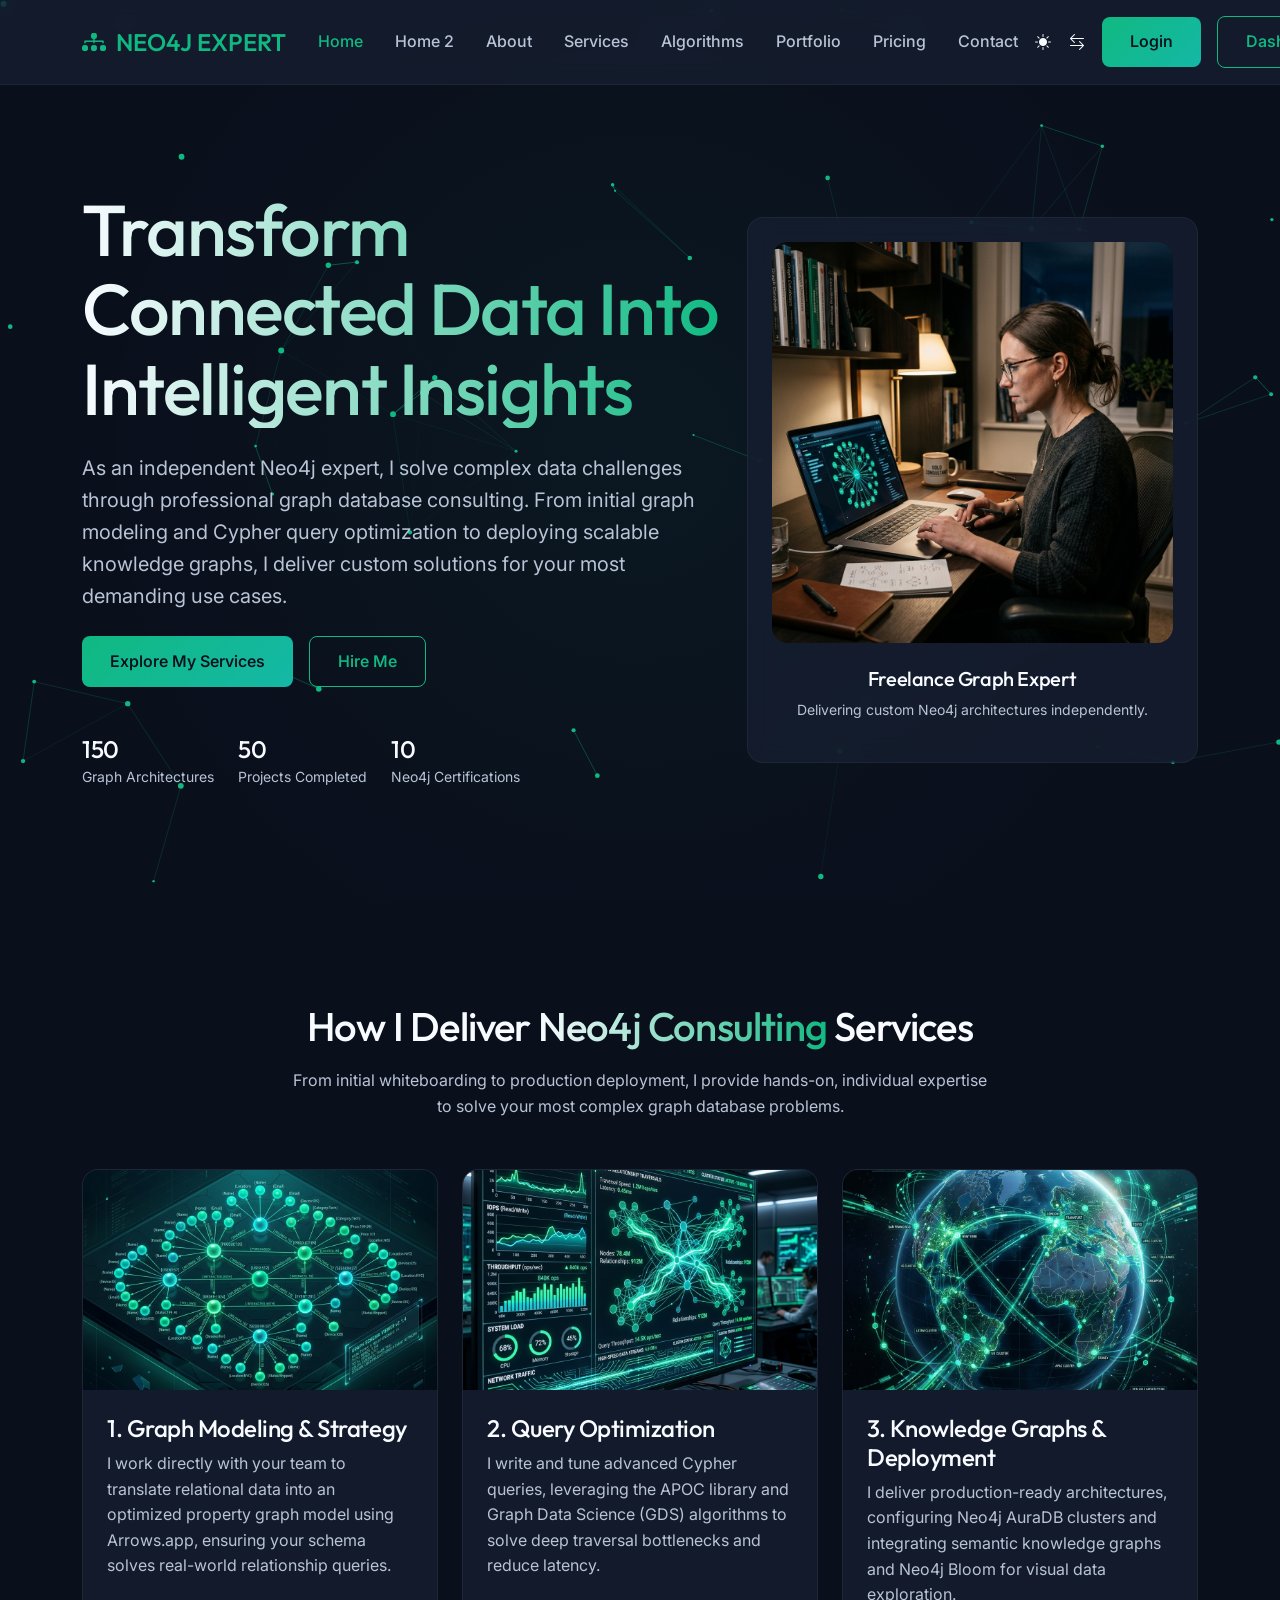
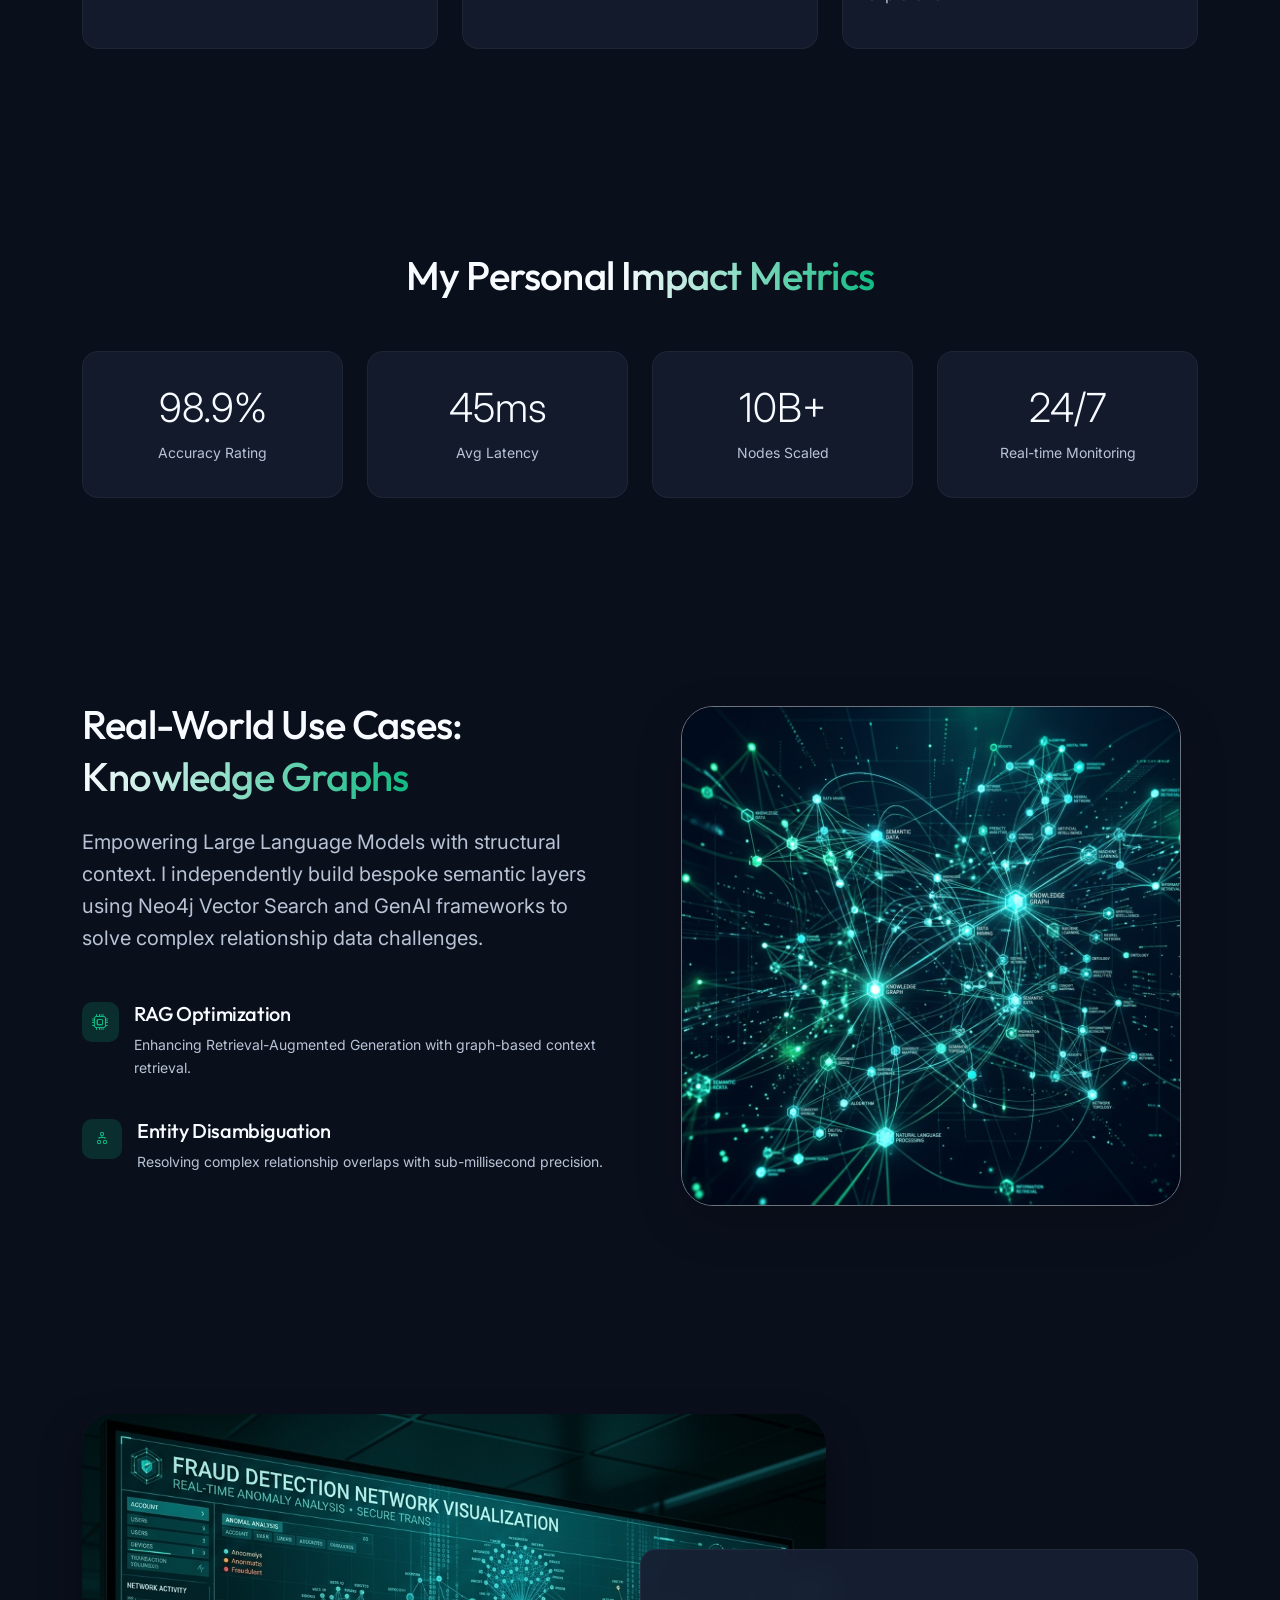
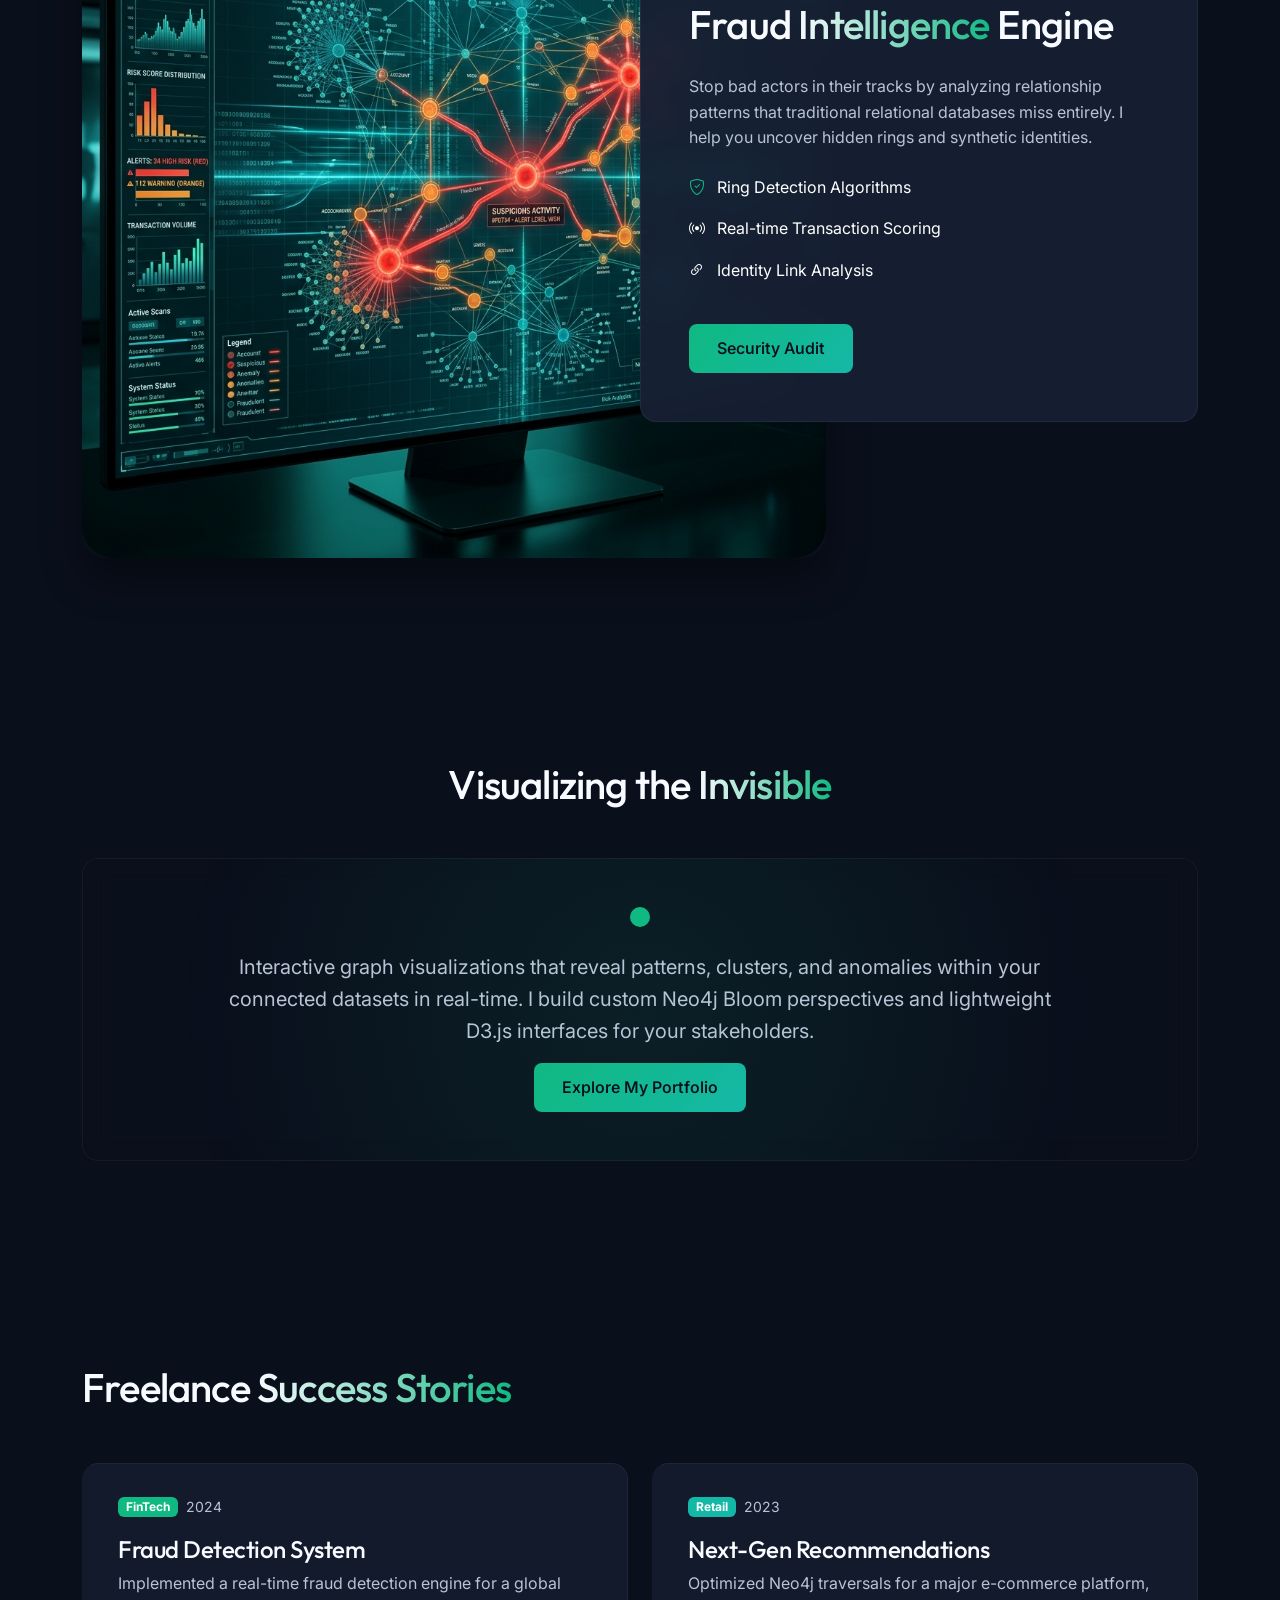
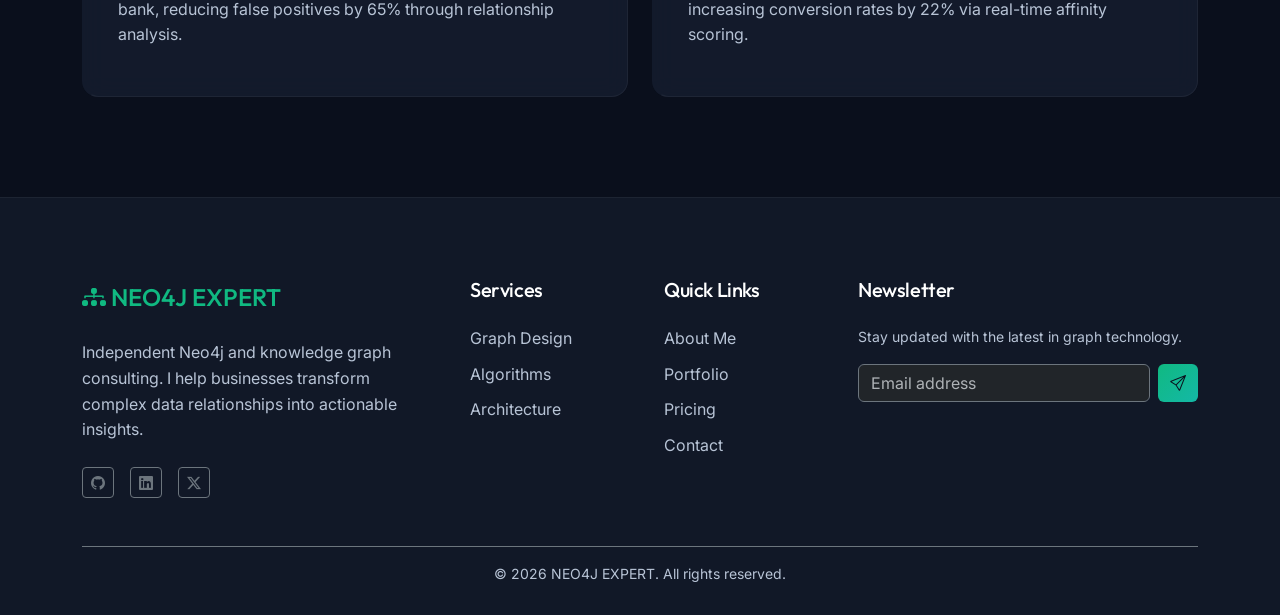
<file: index.html>
<!DOCTYPE html>
<html lang="en">
<head>
    <meta charset="UTF-8">
    <meta name="viewport" content="width=device-width, initial-scale=1.0">
    <title>Freelance Neo4j Consultant | Graph Database Expert</title>
    <meta name="description" content="Expert Neo4j consulting, graph database architecture, and recommendation engine optimization.">
    
    <!-- Google Fonts -->
    <link href="https://fonts.googleapis.com/css2?family=Inter:wght@400;500;600;700&family=Outfit:wght@400;500;600;700&display=swap" rel="stylesheet">
    <link rel="icon" type="image/svg+xml" href="assets/images/favicon.svg">

    
    <!-- Bootstrap 5 -->
    <link href="https://cdn.jsdelivr.net/npm/bootstrap@5.3.0/dist/css/bootstrap.min.css" rel="stylesheet">
    <link href="https://cdn.jsdelivr.net/npm/bootstrap-icons@1.11.0/font/bootstrap-icons.css" rel="stylesheet">
    
    <!-- Custom CSS -->
    <link rel="stylesheet" href="assets/css/style.css">
    <link rel="stylesheet" href="assets/css/rtl.css">
</head>
<body>

    <!-- Navbar -->
    <nav class="navbar navbar-expand-xl navbar-custom">
        <div class="container">
            <a class="navbar-brand" href="index.html">
                <i class="bi bi-diagram-3-fill"></i>
                NEO4J EXPERT
            </a>
            <button class="navbar-toggler border-0 theme-aware-text" type="button" data-bs-toggle="collapse" data-bs-target="#navbarNav">
                <i class="bi bi-list fs-1"></i>
            </button>
            <div class="collapse navbar-collapse" id="navbarNav">
                <ul class="navbar-nav mx-auto">
                    <li class="nav-item"><a class="nav-link active" href="index.html">Home</a></li>
                    <li class="nav-item"><a class="nav-link" href="home-2.html">Home 2</a></li>
                    <li class="nav-item"><a class="nav-link" href="about.html">About</a></li>
                    <li class="nav-item"><a class="nav-link" href="services.html">Services</a></li>
                    <li class="nav-item"><a class="nav-link" href="graph-algorithms.html">Algorithms</a></li>

                    <li class="nav-item"><a class="nav-link" href="portfolio.html">Portfolio</a></li>
                    <li class="nav-item"><a class="nav-link" href="pricing.html">Pricing</a></li>
                    <li class="nav-item"><a class="nav-link" href="contact.html">Contact</a></li>
                </ul>
                <div class="d-flex align-items-center gap-3">
                    <button class="btn btn-link theme-aware-text p-0" id="theme-toggle"><i class="bi bi-sun-fill"></i></button>
                    <button class="btn btn-link theme-aware-text p-0" id="rtl-toggle"><i class="bi bi-arrow-left-right"></i></button>
                    <a href="login.html" class="btn-graph btn-primary-graph">Login</a>
                    <a href="dashboard.html" class="btn-graph btn-outline-graph">Dashboard</a>
                </div>
            </div>
        </div>
    </nav>

    <!-- Hero Section -->
    <section class="hero-section">
        <canvas id="hero-canvas"></canvas>
        <div class="container">
            <div class="row align-items-center mt-5 pt-5 mt-lg-0 pt-lg-0">
                <div class="col-lg-7 hero-content">
                    <h1 class="text-gradient">Transform Connected Data Into <span>Intelligent Insights</span></h1>
                    <p class="lead text-muted mb-4 fs-5">As an independent Neo4j expert, I solve complex data challenges through professional graph database consulting. From initial graph modeling and Cypher query optimization to deploying scalable knowledge graphs, I deliver custom solutions for your most demanding use cases.</p>
                    <div class="d-flex flex-wrap gap-3">
                        <a href="services.html" class="btn-graph btn-primary-graph">Explore My Services</a>
                        <a href="contact.html" class="btn-graph btn-outline-graph">Hire Me</a>
                    </div>
                    <div class="mt-5 d-flex gap-4">
                        <div>
                            <h4 class="counter mb-0" data-target="150">0</h4>
                            <small class="text-muted">Graph Architectures</small>
                        </div>
                        <div>
                            <h4 class="counter mb-0" data-target="50">0</h4>
                            <small class="text-muted">Projects Completed</small>
                        </div>
                        <div>
                            <h4 class="counter mb-0" data-target="10">0</h4>
                            <small class="text-muted">Neo4j Certifications</small>
                        </div>
                    </div>
                </div>
                <div class="col-lg-5 mt-5 mt-lg-0">
                    <div class="glass-card text-center p-4">
                        <img src="assets/images/freelance_neo4j_consultant.png" alt="Freelance Neo4j Consultant" class="img-fluid rounded-4 mb-4" style="object-fit: cover;">
                        <h5>Freelance Graph Expert</h5>
                        <p class="small text-muted">Delivering custom Neo4j architectures independently.</p>
                    </div>
                </div>
            </div>
        </div>
    </section>

    <!-- Section 1: Interactive Graph Modeling Workflow -->
    <section class="section-padding bg-secondary-bg">
        <div class="container">
            <div class="section-title text-center">
                <h2>How I Deliver <span class="text-gradient">Neo4j Consulting</span> Services</h2>
                <p class="text-muted mx-auto" style="max-width: 700px;">From initial whiteboarding to production deployment, I provide hands-on, individual expertise to solve your most complex graph database problems.</p>
            </div>
            <div class="row g-4">
                <div class="col-lg-4 col-md-6">
                    <div class="glass-card h-100 p-0 overflow-hidden">
                        <img src="assets/images/discovery.png" alt="Discovery & Schema" class="img-fluid w-100" style="height: 220px; object-fit: cover;">
                        <div class="p-4">
                            <h4>1. Graph Modeling & Strategy</h4>
                            <p class="text-muted">I work directly with your team to translate relational data into an optimized property graph model using Arrows.app, ensuring your schema solves real-world relationship queries.</p>
                        </div>
                    </div>
                </div>

                <div class="col-lg-4 col-md-6">
                    <div class="glass-card h-100 p-0 overflow-hidden">
                        <img src="assets/images/performance.png" alt="Performance Tuning" class="img-fluid w-100" style="height: 220px; object-fit: cover;">
                        <div class="p-4">
                            <h4>2. Query Optimization</h4>
                            <p class="text-muted">I write and tune advanced Cypher queries, leveraging the APOC library and Graph Data Science (GDS) algorithms to solve deep traversal bottlenecks and reduce latency.</p>
                        </div>
                    </div>
                </div>

                <div class="col-lg-4 col-md-6 mx-auto">
                    <div class="glass-card h-100 p-0 overflow-hidden">
                        <img src="assets/images/deployment.png" alt="Deployment & Scaling" class="img-fluid w-100" style="height: 220px; object-fit: cover;">
                        <div class="p-4">
                            <h4>3. Knowledge Graphs & Deployment</h4>
                            <p class="text-muted">I deliver production-ready architectures, configuring Neo4j AuraDB clusters and integrating semantic knowledge graphs and Neo4j Bloom for visual data exploration.</p>
                        </div>
                    </div>
                </div>
            </div>
        </div>
    </section>



    <!-- Section 3: My Freelance Impact Metrics -->
    <section class="section-padding bg-secondary-bg">
        <div class="container">
            <div class="section-title text-center">
                <h2>My Personal <span class="text-gradient">Impact Metrics</span></h2>
            </div>
            <div class="row g-4">
                <div class="col-lg-3 col-md-6">
                    <div class="glass-card text-center">
                        <div class="display-6 mb-2 counter" data-target="99.8" data-decimals="1" data-suffix="%">0</div>
                        <small class="text-muted">Accuracy Rating</small>
                    </div>
                </div>
                <div class="col-lg-3 col-md-6">
                    <div class="glass-card text-center">
                        <div class="display-6 mb-2 counter" data-target="45" data-suffix="ms">0</div>
                        <small class="text-muted">Avg Latency</small>
                    </div>
                </div>
                <div class="col-lg-3 col-md-6">
                    <div class="glass-card text-center">
                        <div class="display-6 mb-2 counter" data-target="10" data-suffix="B+">0</div>
                        <small class="text-muted">Nodes Scaled</small>
                    </div>
                </div>
                <div class="col-lg-3 col-md-6">
                    <div class="glass-card text-center">
                        <div class="display-6 mb-2 counter" data-target="24" data-suffix="/7">0</div>
                        <small class="text-muted">Real-time Monitoring</small>
                    </div>
                </div>
            </div>
        </div>
    </section>

    <!-- New Section 1: Semantic Graph Architecture -->
    <section class="section-padding reveal-on-scroll">
        <div class="container">
            <div class="row align-items-center g-5">
                <div class="col-lg-6">
                    <h2 class="mb-4">Real-World Use Cases: <span class="text-gradient">Knowledge Graphs</span></h2>
                    <p class="text-muted mb-5 fs-5">Empowering Large Language Models with structural context. I independently build bespoke semantic layers using Neo4j Vector Search and GenAI frameworks to solve complex relationship data challenges.</p>
                    <div class="d-flex semantic-feature-item mb-4">
                        <div class="feature-list-icon"><i class="bi bi-cpu"></i></div>
                        <div>
                            <h5>RAG Optimization</h5>
                            <p class="small text-muted">Enhancing Retrieval-Augmented Generation with graph-based context retrieval.</p>
                        </div>
                    </div>
                    <div class="d-flex semantic-feature-item mb-4">
                        <div class="feature-list-icon"><i class="bi bi-diagram-2"></i></div>
                        <div>
                            <h5>Entity Disambiguation</h5>
                            <p class="small text-muted">Resolving complex relationship overlaps with sub-millisecond precision.</p>
                        </div>
                    </div>
                </div>
                <div class="col-lg-6 text-center">
                    <div class="floating-glass">
                        <img src="assets/images/semantic-graph.png" alt="Semantic Graph" class="img-fluid rounded-5 shadow-lg border border-secondary" style="max-height: 500px;">
                    </div>
                </div>
            </div>
        </div>
    </section>

    <!-- New Section 2: Graph-Powered Fraud Intelligence -->
    <section class="section-padding bg-secondary-bg reveal-on-scroll">
        <div class="container">
            <div class="overlap-grid">
                <div class="overlap-image scanning-card">
                    <img src="assets/images/fraud-intelligence.png" alt="Fraud Detection" class="img-fluid w-100 rounded-5">
                </div>
                <div class="glass-card overlap-card p-5">
                    <h2 class="mb-4">Fraud <span class="text-gradient">Intelligence</span> Engine</h2>
                    <p class="text-muted mb-4">Stop bad actors in their tracks by analyzing relationship patterns that traditional relational databases miss entirely. I help you uncover hidden rings and synthetic identities.</p>
                    <ul class="list-unstyled">
                        <li class="mb-3 text-white"><i class="bi bi-shield-check text-emerald me-2"></i> Ring Detection Algorithms</li>
                        <li class="mb-3 text-white"><i class="bi bi-broadcast text-teal me-2"></i> Real-time Transaction Scoring</li>
                        <li class="text-white"><i class="bi bi-link-45deg text-blue me-2"></i> Identity Link Analysis</li>
                    </ul>
                    <a href="contact.html" class="btn-graph btn-primary-graph mt-4">Security Audit</a>
                </div>
            </div>
        </div>
    </section>

    <!-- Section 4: Real-Time Traversal Visualization -->
    <section class="section-padding">
        <div class="container text-center">
            <h2 class="mb-5">Visualizing the <span class="text-gradient">Invisible</span></h2>
            <div class="glass-card p-5" style="background: radial-gradient(circle at center, rgba(16, 185, 129, 0.1) 0%, transparent 80%);">
                <div class="row justify-content-center">
                    <div class="col-lg-10">
                        <div class="node-pulse bg-emerald rounded-circle mx-auto mb-4" style="width: 20px; height: 20px;"></div>
                        <p class="text-muted fs-5">Interactive graph visualizations that reveal patterns, clusters, and anomalies within your connected datasets in real-time. I build custom Neo4j Bloom perspectives and lightweight D3.js interfaces for your stakeholders.</p>
                        <a href="portfolio.html" class="btn-graph btn-primary-graph">Explore My Portfolio</a>
                    </div>
                </div>
            </div>
        </div>
    </section>

    <!-- Section 5: Freelance Graph Success Stories -->
    <section class="section-padding bg-secondary-bg">
        <div class="container">
            <div class="section-title reveal-on-scroll">
                <h2>Freelance <span class="text-gradient">Success Stories</span></h2>
            </div>
            <div class="row g-4">
                <div class="col-md-6 reveal-on-scroll stagger-1">
                    <div class="glass-card success-story-card h-100">
                        <div class="d-flex align-items-center gap-2 mb-3">
                            <span class="badge bg-emerald">FinTech</span>
                            <span class="text-muted small">2024</span>
                        </div>
                        <h4>Fraud Detection System</h4>
                        <p class="text-muted">Implemented a real-time fraud detection engine for a global bank, reducing false positives by 65% through relationship analysis.</p>
                    </div>
                </div>
                <div class="col-md-6 reveal-on-scroll stagger-2">
                    <div class="glass-card success-story-card h-100">
                        <div class="d-flex align-items-center gap-2 mb-3">
                            <span class="badge bg-teal">Retail</span>
                            <span class="text-muted small">2023</span>
                        </div>
                        <h4>Next-Gen Recommendations</h4>
                        <p class="text-muted">Optimized Neo4j traversals for a major e-commerce platform, increasing conversion rates by 22% via real-time affinity scoring.</p>
                    </div>
                </div>
            </div>
        </div>
    </section>

    <!-- Footer -->
    <footer class="footer-custom">
        <div class="container">
            <div class="row g-5">
                <div class="col-lg-4">
                    <a class="navbar-brand mb-4 d-block" href="#">
                        <i class="bi bi-diagram-3-fill"></i>
                        NEO4J EXPERT
                    </a>
                    <p class="text-muted">Independent Neo4j and knowledge graph consulting. I help businesses transform complex data relationships into actionable insights.</p>
                    <div class="d-flex gap-3 mt-4">
                        <a href="#" class="btn btn-outline-secondary btn-sm"><i class="bi bi-github"></i></a>
                        <a href="#" class="btn btn-outline-secondary btn-sm"><i class="bi bi-linkedin"></i></a>
                        <a href="#" class="btn btn-outline-secondary btn-sm"><i class="bi bi-twitter-x"></i></a>
                    </div>
                </div>
                <div class="col-lg-2">
                    <h5 class="text-white mb-4">Services</h5>
                    <a href="services.html" class="footer-link">Graph Design</a>
                    <a href="graph-algorithms.html" class="footer-link">Algorithms</a>

                    <a href="services.html" class="footer-link">Architecture</a>
                </div>
                <div class="col-lg-2">
                    <h5 class="text-white mb-4">Quick Links</h5>
                    <a href="about.html" class="footer-link">About Me</a>
                    <a href="portfolio.html" class="footer-link">Portfolio</a>
                    <a href="pricing.html" class="footer-link">Pricing</a>
                    <a href="contact.html" class="footer-link">Contact</a>
                </div>
                <div class="col-lg-4">
                    <h5 class="text-white mb-4">Newsletter</h5>
                    <p class="text-muted small">Stay updated with the latest in graph technology.</p>
                    <form class="d-flex gap-2">
                        <input type="email" class="form-control bg-dark border-secondary text-white" placeholder="Email address">
                        <button class="btn btn-primary-graph border-0"><i class="bi bi-send"></i></button>
                    </form>
                </div>
            </div>
            <div class="border-top border-secondary mt-5 pt-3 text-center">
                <p class="text-muted small mb-0">&copy; 2026 NEO4J EXPERT. All rights reserved.</p>
            </div>
        </div>
    </footer>

    <!-- Scripts -->
    <script src="https://cdn.jsdelivr.net/npm/bootstrap@5.3.0/dist/js/bootstrap.bundle.min.js"></script>
    <script src="assets/js/main.js"></script>

</body>
</html>
</file>
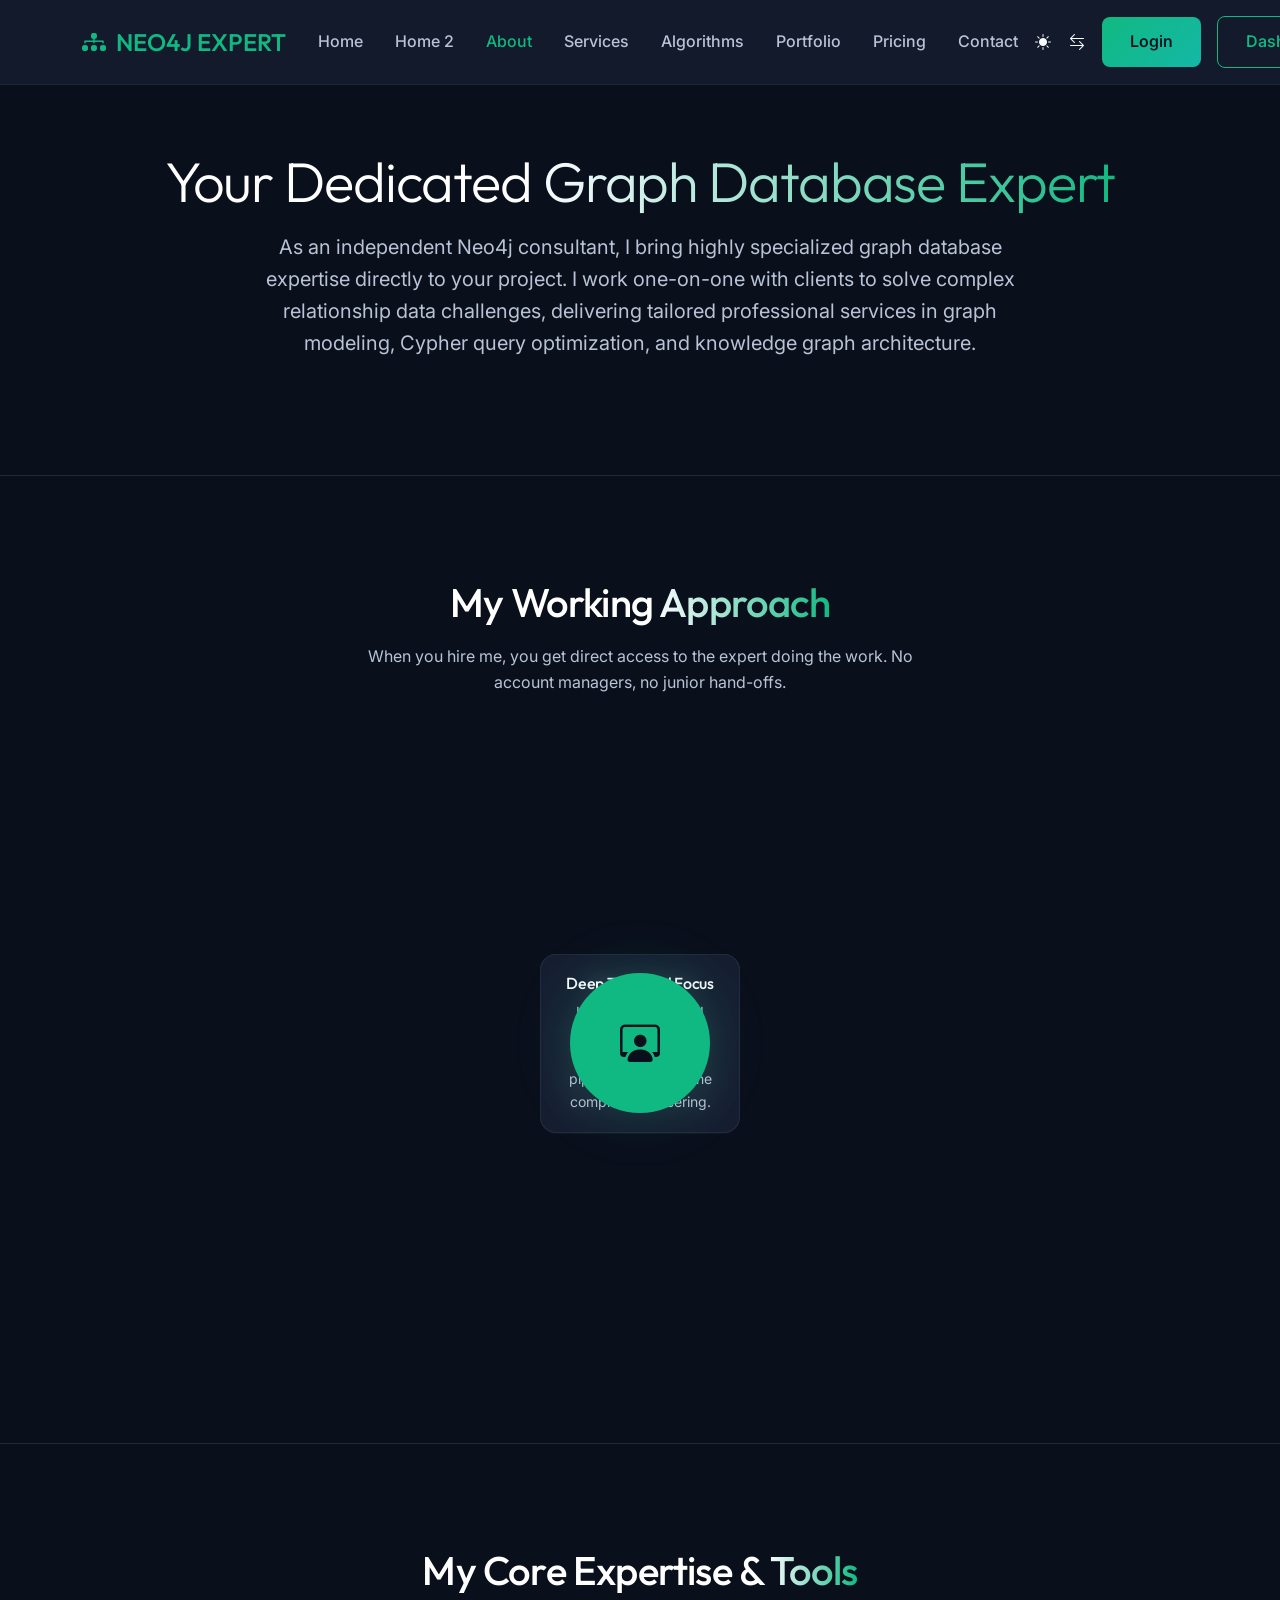
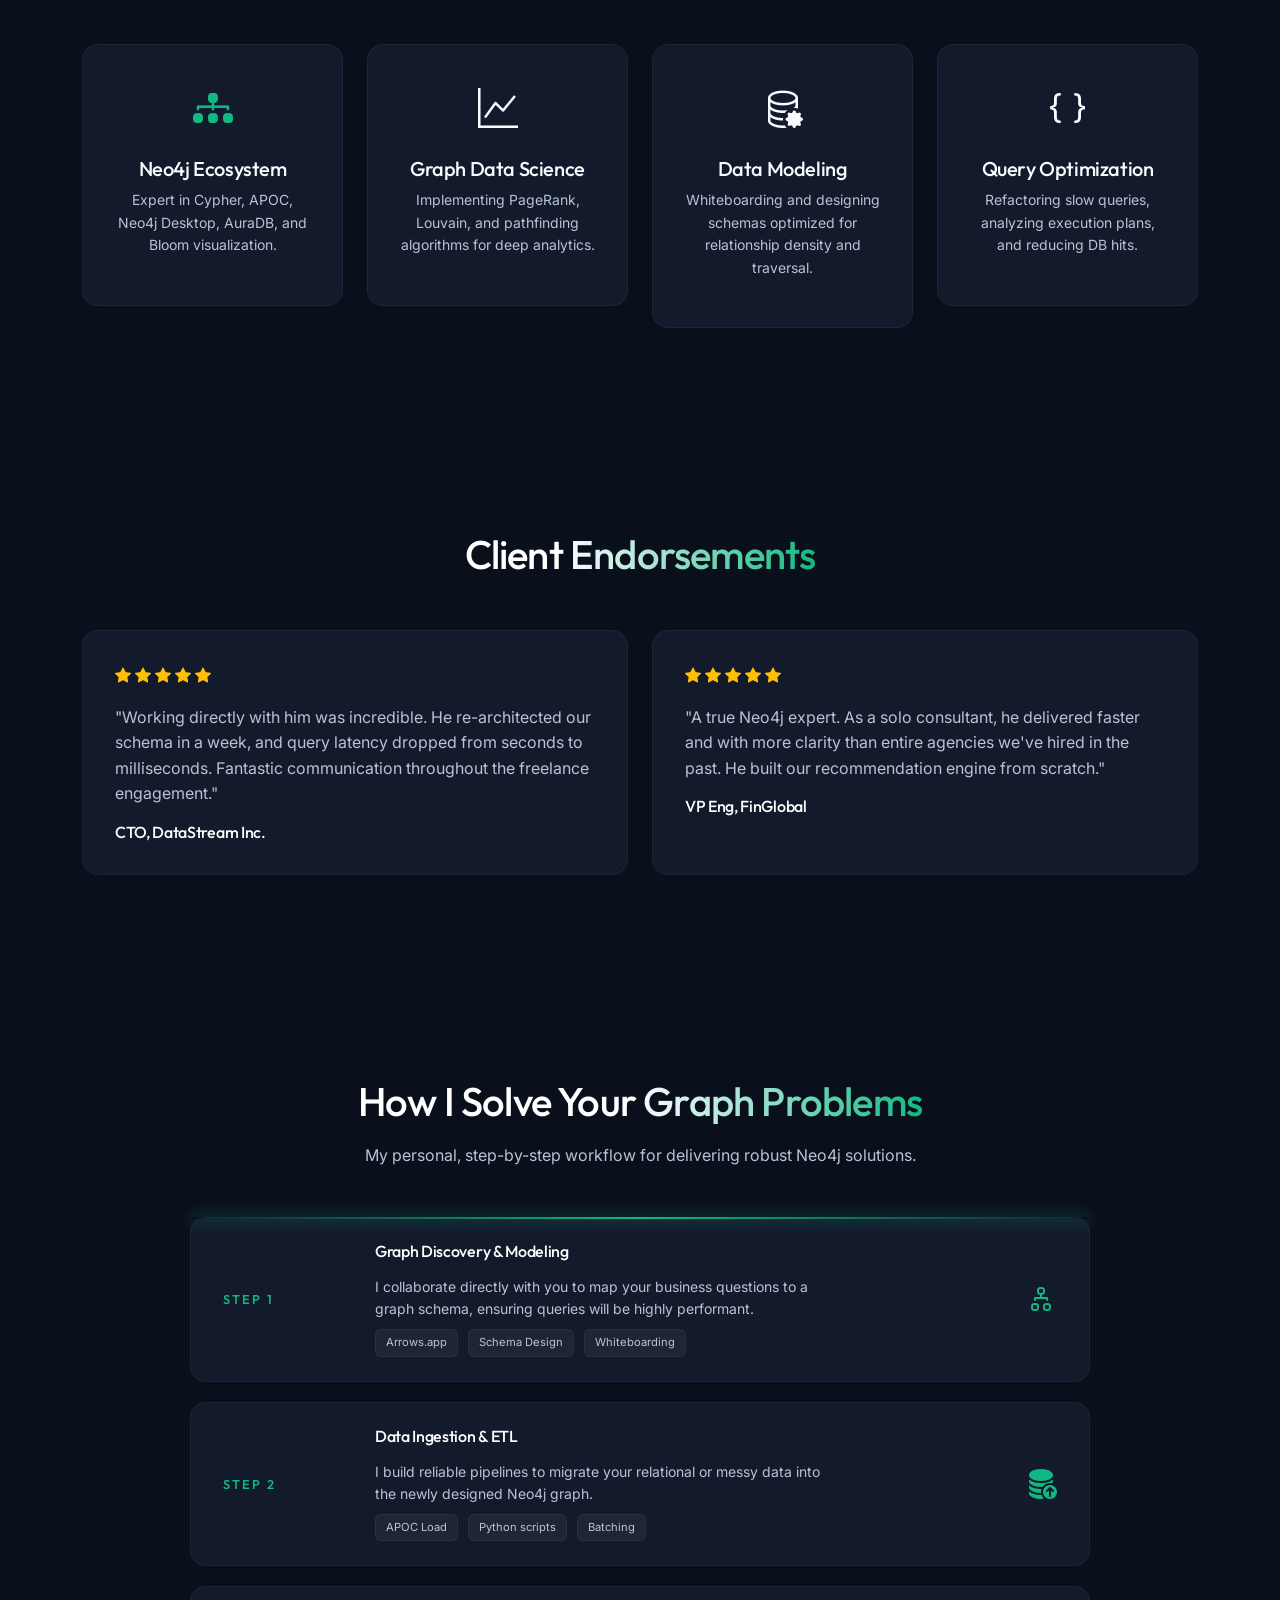
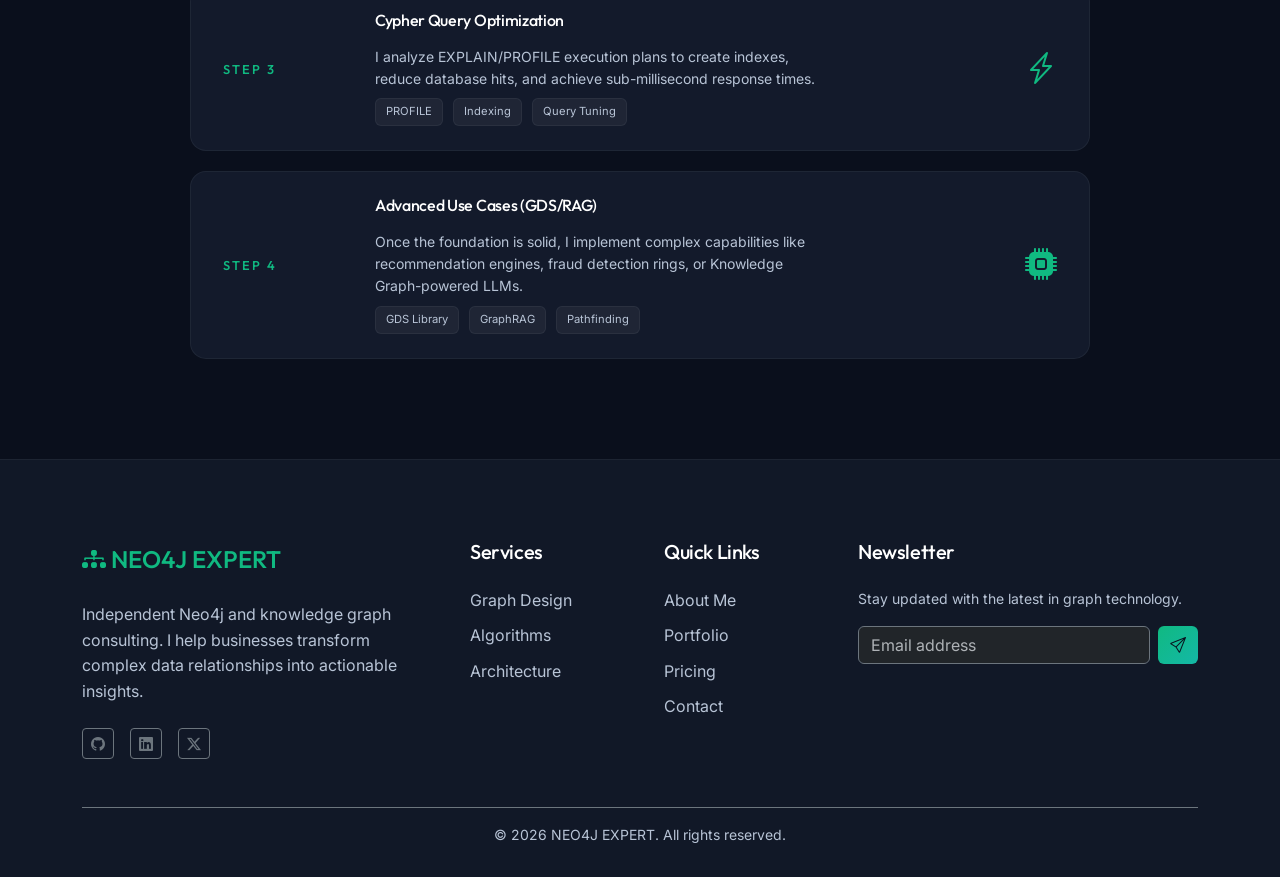
<file: about.html>
<!DOCTYPE html>
<html lang="en">
<head>
    <meta charset="UTF-8">
    <meta name="viewport" content="width=device-width, initial-scale=1.0">
    <title>About | Freelance Neo4j Consultant</title>
    <link href="https://fonts.googleapis.com/css2?family=Inter:wght@400;500;600;700&family=Outfit:wght@400;500;600;700&display=swap" rel="stylesheet">
    <link rel="icon" type="image/svg+xml" href="assets/images/favicon.svg">

    <link href="https://cdn.jsdelivr.net/npm/bootstrap@5.3.0/dist/css/bootstrap.min.css" rel="stylesheet">
    <link href="https://cdn.jsdelivr.net/npm/bootstrap-icons@1.11.0/font/bootstrap-icons.css" rel="stylesheet">
    <link rel="stylesheet" href="assets/css/style.css">
    <style>
        /* Philosophy Section Styles */
        .philosophy-hub {
            position: relative;
            height: 600px;
            display: flex;
            align-items: center;
            justify-content: center;
        }
        .hub-node {
            width: 140px;
            height: 140px;
            background: var(--electric-emerald);
            border-radius: 50%;
            display: flex;
            align-items: center;
            justify-content: center;
            color: var(--primary-bg);
            font-size: 2.5rem;
            z-index: 5;
            box-shadow: 0 0 60px var(--node-glow);
            animation: pulse-node 3s infinite ease-in-out;
        }
        .satellite-node {
            position: absolute;
            width: 200px;
            padding: 1.2rem;
            background: var(--glass-bg);
            backdrop-filter: blur(10px);
            border: 1px solid var(--glass-border);
            border-radius: 16px;
            text-align: center;
            transition: var(--transition);
        }
        .sat-1 { animation: orbit1 20s infinite linear; }
        .sat-2 { animation: orbit2 25s infinite linear; }
        .sat-3 { animation: orbit3 22s infinite linear; }

        @keyframes orbit1 { from { transform: rotate(0deg) translateX(220px) rotate(0deg); } to { transform: rotate(360deg) translateX(220px) rotate(-360deg); } }
        @keyframes orbit2 { from { transform: rotate(120deg) translateX(220px) rotate(-120deg); } to { transform: rotate(480deg) translateX(220px) rotate(-480deg); } }
        @keyframes orbit3 { from { transform: rotate(240deg) translateX(220px) rotate(-240deg); } to { transform: rotate(600deg) translateX(220px) rotate(-600deg); } }
        
        @keyframes pulse-node {
            0%, 100% { transform: scale(1); box-shadow: 0 0 40px var(--node-glow); }
            50% { transform: scale(1.05); box-shadow: 0 0 80px var(--node-glow); }
        }

        /* Tech Ecosystem: Layered Stack */
        .tech-lifecycle {
            display: flex;
            flex-direction: column;
            gap: 20px;
            max-width: 900px;
            margin: 0 auto;
            position: relative;
        }
        .lifecycle-layer {
            background: var(--glass-bg);
            border: 1px solid var(--glass-border);
            border-radius: 16px;
            padding: 1.5rem 2rem;
            display: grid;
            grid-template-columns: 120px 1fr 200px;
            align-items: center;
            gap: 2rem;
            transition: all 0.4s ease;
            position: relative;
            overflow: hidden;
        }
        .lifecycle-layer:hover {
            border-color: var(--electric-emerald);
            transform: scale(1.02);
            box-shadow: 0 10px 40px rgba(16, 185, 129, 0.15);
        }
        .layer-phase {
            font-family: var(--font-heading);
            font-weight: 550;
            color: var(--electric-emerald);
            text-transform: uppercase;
            font-size: 0.8rem;
            letter-spacing: 2px;
        }
        .layer-details h6 { margin-bottom: 15px; color: #fff; }
        .layer-tags { display: flex; gap: 10px; }
        .layer-tag {
            font-size: 0.7rem;
            padding: 4px 10px;
            border-radius: 6px;
            background: rgba(255,255,255,0.05);
            color: var(--text-muted);
            border: 1px solid var(--glass-border);
        }
        .layer-icon { font-size: 2rem; text-align: right; color: var(--electric-emerald); }
        
        .data-scan-line {
            position: absolute;
            top: 0; left: 0; width: 100%; height: 2px;
            background: linear-gradient(90deg, transparent, var(--electric-emerald), transparent);
            box-shadow: 0 0 15px var(--electric-emerald);
            animation: data-scan 4s infinite linear;
            z-index: 10;
            pointer-events: none;
        }
        @keyframes data-scan {
            0% { top: 0; opacity: 0; }
            10% { opacity: 1; }
            90% { opacity: 1; }
            100% { top: 100%; opacity: 0; }
        }

        @media (max-width: 768px) {
            .lifecycle-layer { grid-template-columns: 1fr; text-align: center; gap: 1rem; }
            .layer-icon { text-align: center; }
            .layer-tags { justify-content: center; flex-wrap: wrap; }
        }

        @media (max-width: 991px) {
            .philosophy-hub { height: 700px; flex-direction: column; }
            .satellite-node { position: relative; transform: none !important; animation: none !important; margin: 10px auto; width: 90%; }
            .hub-node { margin-bottom: 30px; }
        }
    </style>
</head>
<body>
    <nav class="navbar navbar-expand-xl navbar-custom">
        <div class="container">
            <a class="navbar-brand" href="index.html">
                <i class="bi bi-diagram-3-fill"></i>
                NEO4J EXPERT
            </a>
            <button class="navbar-toggler border-0 theme-aware-text" type="button" data-bs-toggle="collapse" data-bs-target="#navbarNav">
                <i class="bi bi-list fs-1"></i>
            </button>
            <div class="collapse navbar-collapse" id="navbarNav">
                <ul class="navbar-nav mx-auto">
                    <li class="nav-item"><a class="nav-link" href="index.html">Home</a></li>
                    <li class="nav-item"><a class="nav-link" href="home-2.html">Home 2</a></li>
                    <li class="nav-item"><a class="nav-link active" href="about.html">About</a></li>
                    <li class="nav-item"><a class="nav-link" href="services.html">Services</a></li>
                    <li class="nav-item"><a class="nav-link" href="graph-algorithms.html">Algorithms</a></li>
                    <li class="nav-item"><a class="nav-link" href="portfolio.html">Portfolio</a></li>
                    <li class="nav-item"><a class="nav-link" href="pricing.html">Pricing</a></li>
                    <li class="nav-item"><a class="nav-link" href="contact.html">Contact</a></li>
                </ul>
                <div class="d-flex align-items-center gap-3">
                    <button class="btn btn-link theme-aware-text p-0" id="theme-toggle"><i class="bi bi-sun-fill"></i></button>
                    <button class="btn btn-link theme-aware-text p-0" id="rtl-toggle"><i class="bi bi-arrow-left-right"></i></button>
                    <a href="login.html" class="btn-graph btn-primary-graph">Login</a>
                    <a href="dashboard.html" class="btn-graph btn-outline-graph">Dashboard</a>
                </div>
            </div>
        </div>
    </nav>

    <header class="section-padding mt-5 text-center">
        <div class="container">
            <h1 class="text-white display-4 mb-3">Your Dedicated <span class="text-gradient">Graph Database Expert</span></h1>
            <p class="text-muted lead mx-auto" style="max-width: 800px;">As an independent Neo4j consultant, I bring highly specialized graph database expertise directly to your project. I work one-on-one with clients to solve complex relationship data challenges, delivering tailored professional services in graph modeling, Cypher query optimization, and knowledge graph architecture.</p>
        </div>
    </header>

    <hr class="border-secondary opacity-25 m-0">

    <!-- Section 1: My Freelance Philosophy & Working Approach -->
    <section class="section-padding">
        <div class="container">
            <div class="section-title text-center mb-5">
                <h2 class="text-white">My Working <span class="text-gradient">Approach</span></h2>
                <p class="text-muted mx-auto" style="max-width: 600px;">When you hire me, you get direct access to the expert doing the work. No account managers, no junior hand-offs.</p>
            </div>
            
            <div class="philosophy-hub">
                <div class="hub-node">
                    <i class="bi bi-person-workspace"></i>
                </div>
                
                <div class="satellite-node sat-1">
                    <h6 class="text-emerald mb-2">Direct Communication</h6>
                    <p class="text-muted small mb-0">I believe in absolute transparency, direct Slack/Teams access, and regular one-on-one syncs.</p>
                </div>
                
                <div class="satellite-node sat-2">
                    <h6 class="text-teal mb-2">Agile & Iterative</h6>
                    <p class="text-muted small mb-0">I deliver value quickly through PoCs and rapid iterations, ensuring the graph schema perfectly matches your queries.</p>
                </div>
                
                <div class="satellite-node sat-3">
                    <h6 class="text-blue mb-2">Deep Technical Focus</h6>
                    <p class="text-muted small mb-0">I don't just advise; I build. From Cypher tuning to full GDS pipelines, I handle the complex engineering.</p>
                </div>
            </div>
        </div>
    </section>

    <hr class="border-secondary opacity-25 m-0">

    <section class="section-padding bg-secondary-bg">
        <div class="container text-center">
            <h2 class="text-white mb-5">My Core Expertise & <span class="text-gradient">Tools</span></h2>
            <div class="row g-4">
                <div class="col-lg-3 col-md-6">
                    <div class="glass-card">
                        <i class="bi bi-diagram-3-fill fs-1 text-emerald"></i>
                        <h5 class="mt-3">Neo4j Ecosystem</h5>
                        <p class="text-muted small mt-2">Expert in Cypher, APOC, Neo4j Desktop, AuraDB, and Bloom visualization.</p>
                    </div>
                </div>
                <div class="col-lg-3 col-md-6">
                    <div class="glass-card">
                        <i class="bi bi-graph-up fs-1 text-blue"></i>
                        <h5 class="mt-3">Graph Data Science</h5>
                        <p class="text-muted small mt-2">Implementing PageRank, Louvain, and pathfinding algorithms for deep analytics.</p>
                    </div>
                </div>
                <div class="col-lg-3 col-md-6">
                    <div class="glass-card">
                        <i class="bi bi-database-gear fs-1 text-orange"></i>
                        <h5 class="mt-3">Data Modeling</h5>
                        <p class="text-muted small mt-2">Whiteboarding and designing schemas optimized for relationship density and traversal.</p>
                    </div>
                </div>
                <div class="col-lg-3 col-md-6">
                    <div class="glass-card">
                        <i class="bi bi-braces fs-1 text-teal"></i>
                        <h5 class="mt-3">Query Optimization</h5>
                        <p class="text-muted small mt-2">Refactoring slow queries, analyzing execution plans, and reducing DB hits.</p>
                    </div>
                </div>
            </div>
        </div>
    </section>

    <!-- Testimonials -->
    <section class="section-padding">
        <div class="container">
            <div class="section-title text-center">
                <h2 class="text-white">Client <span class="text-gradient">Endorsements</span></h2>
            </div>
            <div class="row g-4">
                <div class="col-sm-6">
                    <div class="glass-card h-100">
                        <div class="d-flex gap-1 text-warning mb-3">
                            <i class="bi bi-star-fill"></i><i class="bi bi-star-fill"></i><i class="bi bi-star-fill"></i><i class="bi bi-star-fill"></i><i class="bi bi-star-fill"></i>
                        </div>
                        <p class="text-muted italic">"Working directly with him was incredible. He re-architected our schema in a week, and query latency dropped from seconds to milliseconds. Fantastic communication throughout the freelance engagement."</p>
                        <h6 class="text-white mb-0">CTO, DataStream Inc.</h6>
                    </div>
                </div>
                <div class="col-sm-6">
                    <div class="glass-card h-100">
                        <div class="d-flex gap-1 text-warning mb-3">
                            <i class="bi bi-star-fill"></i><i class="bi bi-star-fill"></i><i class="bi bi-star-fill"></i><i class="bi bi-star-fill"></i><i class="bi bi-star-fill"></i>
                        </div>
                        <p class="text-muted italic">"A true Neo4j expert. As a solo consultant, he delivered faster and with more clarity than entire agencies we've hired in the past. He built our recommendation engine from scratch."</p>
                        <h6 class="text-white mb-0">VP Eng, FinGlobal</h6>
                    </div>
                </div>
            </div>
        </div>
    </section>

    <!-- Section 2: How I Solve Your Graph Problems -->
    <section class="section-padding bg-secondary-bg overflow-hidden">
        <div class="container">
            <div class="section-title text-center mb-5">
                <h2 class="text-white">How I Solve Your <span class="text-gradient">Graph Problems</span></h2>
                <p class="text-muted">My personal, step-by-step workflow for delivering robust Neo4j solutions.</p>
            </div>
            
            <div class="tech-lifecycle reveal-on-scroll">
                <div class="data-scan-line"></div>
                
                <!-- Layer 1 -->
                <div class="lifecycle-layer">
                    <div class="layer-phase">Step 1</div>
                    <div class="layer-details">
                        <h6>Graph Discovery & Modeling</h6>
                        <p class="text-muted small mb-2">I collaborate directly with you to map your business questions to a graph schema, ensuring queries will be highly performant.</p>
                        <div class="layer-tags">
                            <span class="layer-tag">Arrows.app</span>
                            <span class="layer-tag">Schema Design</span>
                            <span class="layer-tag">Whiteboarding</span>
                        </div>
                    </div>
                    <div class="layer-icon"><i class="bi bi-diagram-2"></i></div>
                </div>

                <!-- Layer 2 -->
                <div class="lifecycle-layer">
                    <div class="layer-phase">Step 2</div>
                    <div class="layer-details">
                        <h6>Data Ingestion & ETL</h6>
                        <p class="text-muted small mb-2">I build reliable pipelines to migrate your relational or messy data into the newly designed Neo4j graph.</p>
                        <div class="layer-tags">
                            <span class="layer-tag">APOC Load</span>
                            <span class="layer-tag">Python scripts</span>
                            <span class="layer-tag">Batching</span>
                        </div>
                    </div>
                    <div class="layer-icon"><i class="bi bi-database-fill-up"></i></div>
                </div>

                <!-- Layer 3 -->
                <div class="lifecycle-layer">
                    <div class="layer-phase">Step 3</div>
                    <div class="layer-details">
                        <h6>Cypher Query Optimization</h6>
                        <p class="text-muted small mb-2">I analyze EXPLAIN/PROFILE execution plans to create indexes, reduce database hits, and achieve sub-millisecond response times.</p>
                        <div class="layer-tags">
                            <span class="layer-tag">PROFILE</span>
                            <span class="layer-tag">Indexing</span>
                            <span class="layer-tag">Query Tuning</span>
                        </div>
                    </div>
                    <div class="layer-icon"><i class="bi bi-lightning-charge"></i></div>
                </div>

                <!-- Layer 4 -->
                <div class="lifecycle-layer">
                    <div class="layer-phase">Step 4</div>
                    <div class="layer-details">
                        <h6>Advanced Use Cases (GDS/RAG)</h6>
                        <p class="text-muted small mb-2">Once the foundation is solid, I implement complex capabilities like recommendation engines, fraud detection rings, or Knowledge Graph-powered LLMs.</p>
                        <div class="layer-tags">
                            <span class="layer-tag">GDS Library</span>
                            <span class="layer-tag">GraphRAG</span>
                            <span class="layer-tag">Pathfinding</span>
                        </div>
                    </div>
                    <div class="layer-icon"><i class="bi bi-cpu-fill"></i></div>
                </div>
            </div>
        </div>
    </section>

    <!-- Footer -->
    <footer class="footer-custom">
        <div class="container">
            <div class="row g-5">
                <div class="col-lg-4">
                    <a class="navbar-brand mb-4 d-block" href="#">
                        <i class="bi bi-diagram-3-fill"></i>
                        NEO4J EXPERT
                    </a>
                    <p class="text-muted">Independent Neo4j and knowledge graph consulting. I help businesses transform complex data relationships into actionable insights.</p>
                    <div class="d-flex gap-3 mt-4">
                        <a href="#" class="btn btn-outline-secondary btn-sm"><i class="bi bi-github"></i></a>
                        <a href="#" class="btn btn-outline-secondary btn-sm"><i class="bi bi-linkedin"></i></a>
                        <a href="#" class="btn btn-outline-secondary btn-sm"><i class="bi bi-twitter-x"></i></a>
                    </div>
                </div>
                <div class="col-lg-2">
                    <h5 class="text-white mb-4">Services</h5>
                    <a href="services.html" class="footer-link">Graph Design</a>
                    <a href="graph-algorithms.html" class="footer-link">Algorithms</a>
                    <a href="services.html" class="footer-link">Architecture</a>
                </div>
                <div class="col-lg-2">
                    <h5 class="text-white mb-4">Quick Links</h5>
                    <a href="about.html" class="footer-link">About Me</a>
                    <a href="portfolio.html" class="footer-link">Portfolio</a>
                    <a href="pricing.html" class="footer-link">Pricing</a>
                    <a href="contact.html" class="footer-link">Contact</a>
                </div>
                <div class="col-lg-4">
                    <h5 class="text-white mb-4">Newsletter</h5>
                    <p class="text-muted small">Stay updated with the latest in graph technology.</p>
                    <form class="d-flex gap-2">
                        <input type="email" class="form-control bg-dark border-secondary text-white" placeholder="Email address">
                        <button class="btn btn-primary-graph border-0"><i class="bi bi-send"></i></button>
                    </form>
                </div>
            </div>
            <div class="border-top border-secondary mt-5 pt-3 text-center">
                <p class="text-muted small mb-0">&copy; 2026 NEO4J EXPERT. All rights reserved.</p>
            </div>
        </div>
    </footer>
    <script src="https://cdn.jsdelivr.net/npm/bootstrap@5.3.0/dist/js/bootstrap.bundle.min.js"></script>
    <script src="assets/js/main.js"></script>

</body>
</html>
</file>
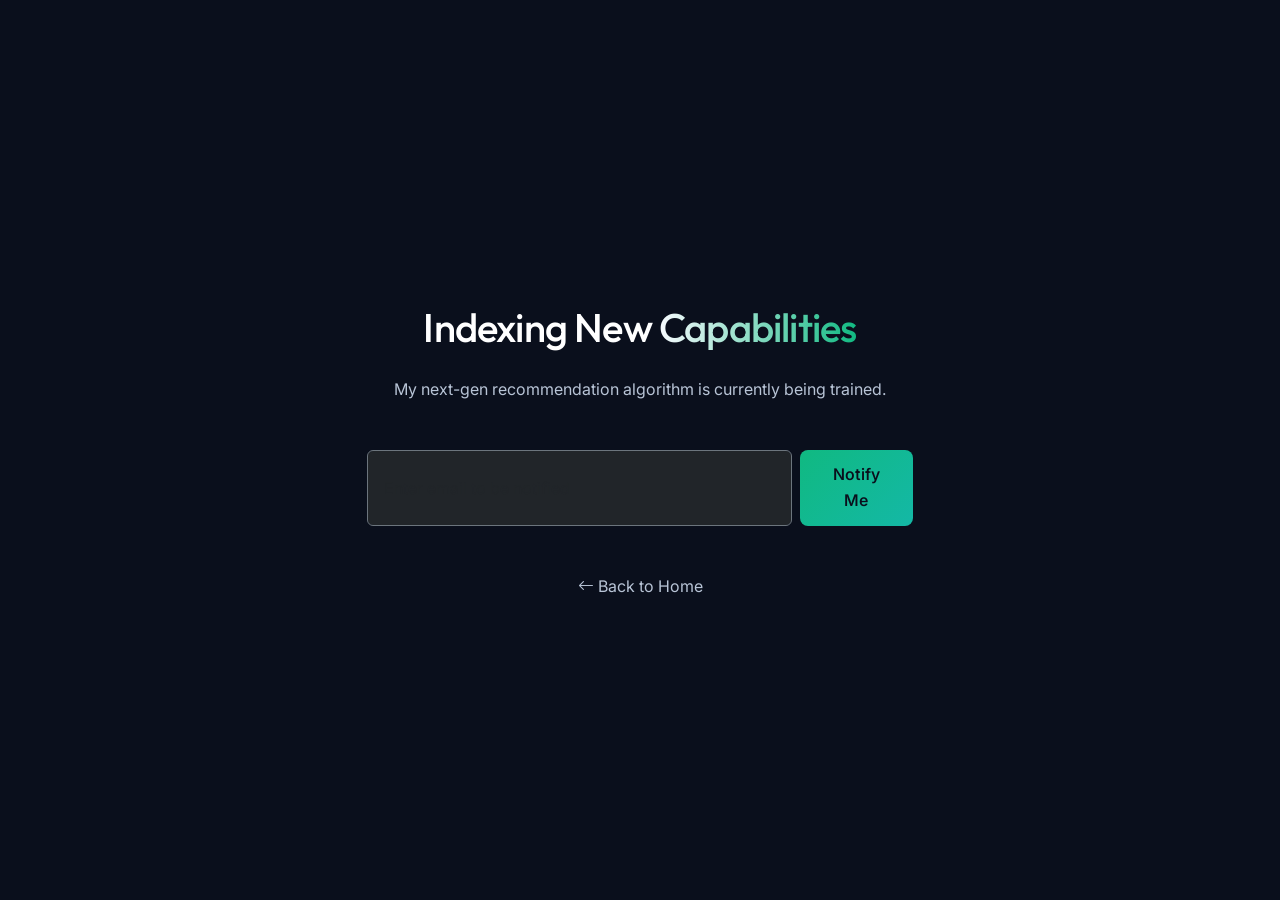
<file: coming-soon.html>
<!DOCTYPE html>
<html lang="en">
<head>
    <meta charset="UTF-8">
    <meta name="viewport" content="width=device-width, initial-scale=1.0">
    <title>Coming Soon | Freelance Neo4j Consultant</title>
    <link href="https://fonts.googleapis.com/css2?family=Inter:wght@400;500;600;700&family=Outfit:wght@400;500;600;700&display=swap" rel="stylesheet">
    <link rel="icon" type="image/svg+xml" href="assets/images/favicon.svg">

    <link href="https://cdn.jsdelivr.net/npm/bootstrap@5.3.0/dist/css/bootstrap.min.css" rel="stylesheet">
    <link href="https://cdn.jsdelivr.net/npm/bootstrap-icons@1.11.0/font/bootstrap-icons.css" rel="stylesheet">
    <link rel="stylesheet" href="assets/css/style.css">
    <style>
        body { height: 100vh; display: flex; align-items: center; justify-content: center; background: #0a0f1c; text-align: center; }
    </style>
</head>
<body>
    <div class="container">
        <h2 class="text-white mb-4">Indexing New <span class="text-gradient">Capabilities</span></h2>
        <p class="text-muted mb-5">My next-gen recommendation algorithm is currently being trained.</p>
        
        <div class="row justify-content-center">
            <div class="col-md-6">
                <form class="d-flex gap-2">
                    <input type="email" class="form-control bg-dark border-secondary text-white p-3" placeholder="Enter email to be notified">
                    <button class="btn-graph btn-primary-graph">Notify Me</button>
                </form>
            </div>
        </div>
        
        <div class="mt-5">
            <a href="index.html" class="text-muted"><i class="bi bi-arrow-left"></i> Back to Home</a>
        </div>
    </div>
</body>
</html>
</file>
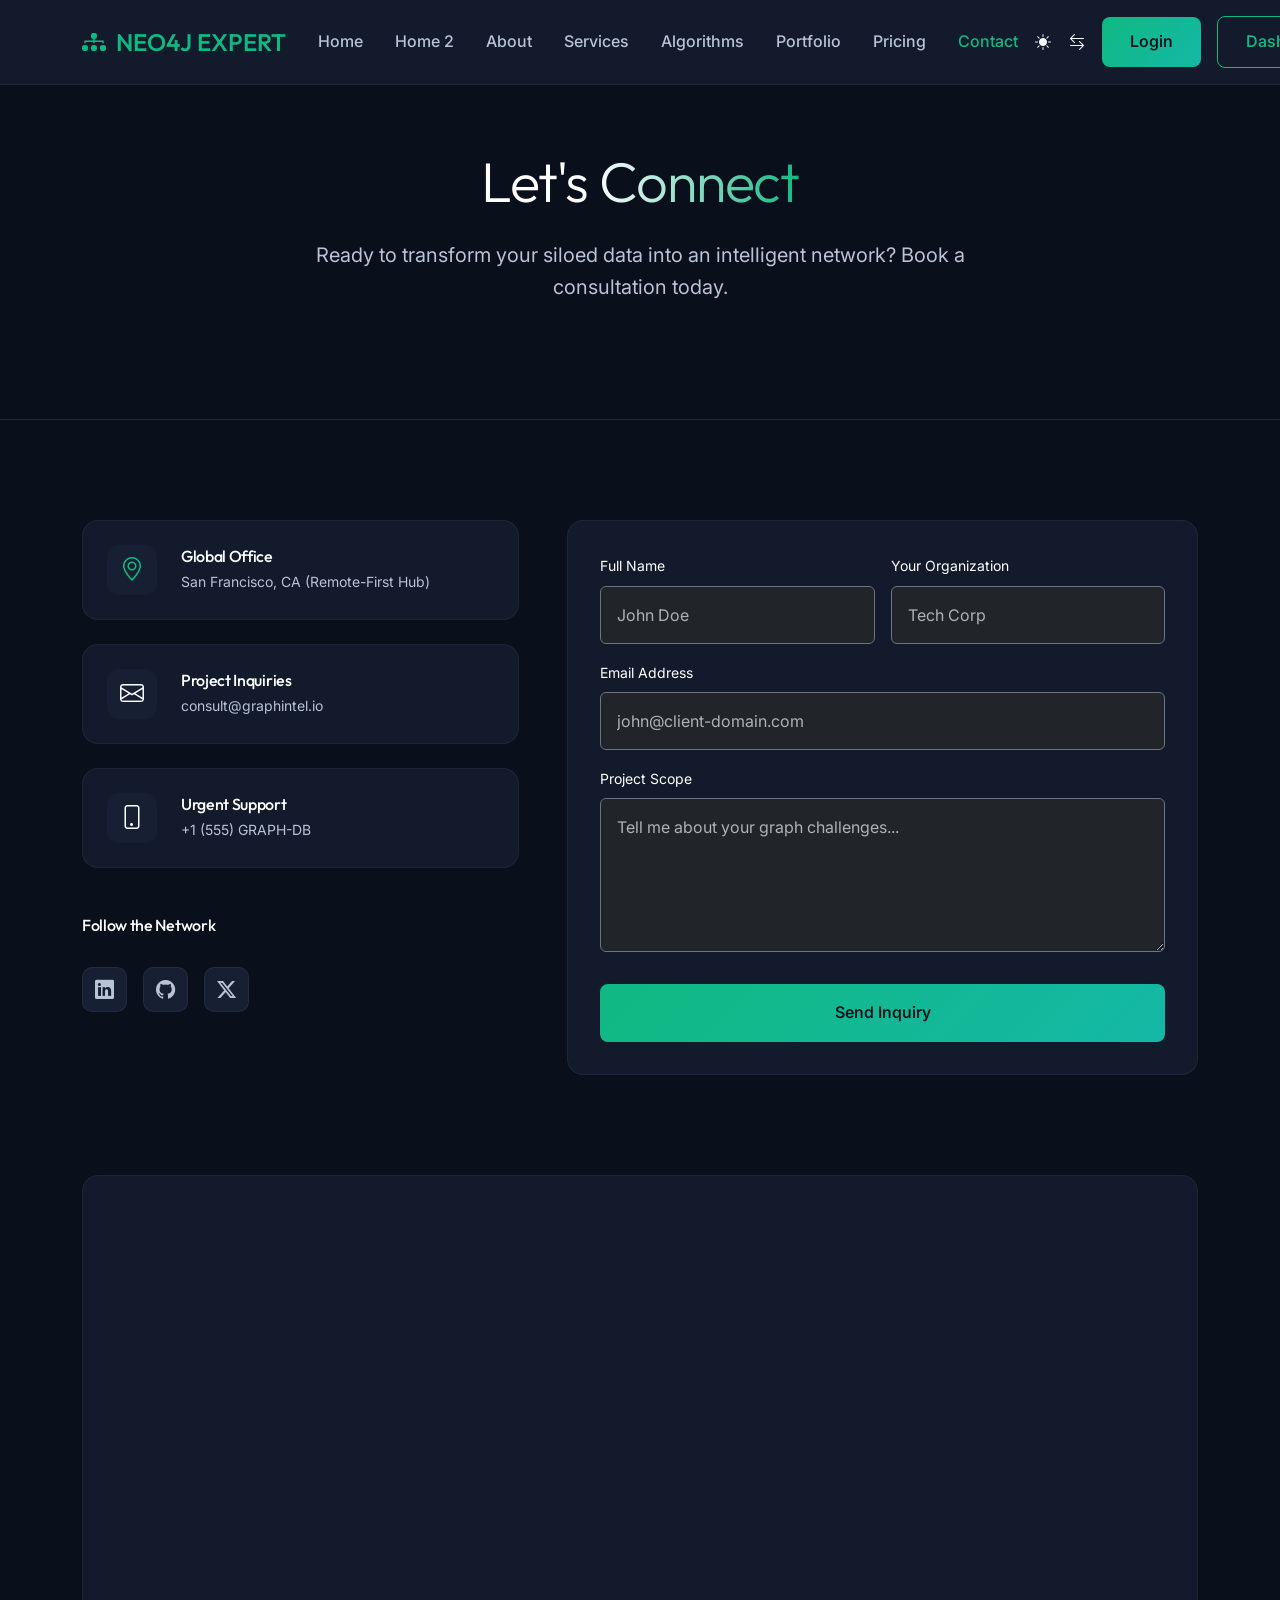
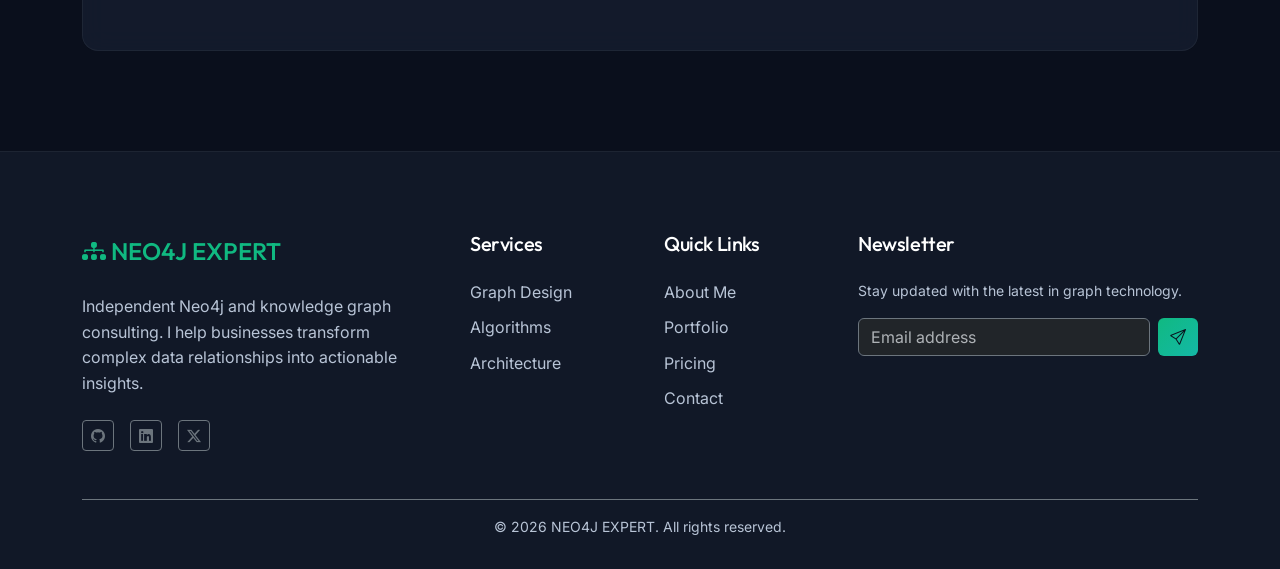
<file: contact.html>
<!DOCTYPE html>
<html lang="en">
<head>
    <meta charset="UTF-8">
    <meta name="viewport" content="width=device-width, initial-scale=1.0">
    <title>Contact | Freelance Neo4j Consultant</title>
    <link href="https://fonts.googleapis.com/css2?family=Inter:wght@400;500;600;700&family=Outfit:wght@400;500;600;700&display=swap" rel="stylesheet">
    <link rel="icon" type="image/svg+xml" href="assets/images/favicon.svg">

    <link href="https://cdn.jsdelivr.net/npm/bootstrap@5.3.0/dist/css/bootstrap.min.css" rel="stylesheet">
    <link href="https://cdn.jsdelivr.net/npm/bootstrap-icons@1.11.0/font/bootstrap-icons.css" rel="stylesheet">
    <link rel="stylesheet" href="assets/css/style.css">
    <style>
        .contact-info-card {
            background: var(--glass-bg);
            border: 1px solid var(--glass-border);
            border-radius: 16px;
            padding: 1.5rem;
            transition: var(--transition);
            margin-bottom: 1.5rem;
            display: flex;
            align-items: center;
            gap: 1.5rem;
        }
        .contact-info-card:hover {
            border-color: var(--electric-emerald);
            transform: translateX(10px);
            background: rgba(16, 185, 129, 0.05);
        }
        .contact-icon-wrapper {
            width: 50px;
            height: 50px;
            background: var(--card-bg);
            border-radius: 12px;
            display: flex;
            align-items: center;
            justify-content: center;
            font-size: 1.5rem;
            transition: var(--transition);
        }
        .contact-info-card:hover .contact-icon-wrapper {
            background: var(--electric-emerald);
            color: var(--primary-bg) !important;
            transform: rotate(10deg) scale(1.1);
        }
        .social-link-group {
            display: flex;
            gap: 1rem;
            margin-top: 2rem;
        }
        .social-icon-btn {
            width: 45px;
            height: 45px;
            border-radius: 10px;
            background: var(--card-bg);
            border: 1px solid var(--glass-border);
            display: flex;
            align-items: center;
            justify-content: center;
            color: var(--text-muted);
            font-size: 1.2rem;
            transition: var(--transition);
            text-decoration: none;
        }
        .social-icon-btn:hover {
            transform: translateY(-5px);
            color: #fff;
            border-color: var(--electric-emerald);
            box-shadow: 0 0 20px rgba(16, 185, 129, 0.3);
        }
        .social-icon-btn.linkedin:hover { background: #0077b5; border-color: #0077b5; }
        .social-icon-btn.github:hover { background: #333; border-color: #333; }
        .social-icon-btn.twitter:hover { background: #000; border-color: #fff; }
    </style>
</head>
<body>
    <nav class="navbar navbar-expand-xl navbar-custom">
        <div class="container">
            <a class="navbar-brand" href="index.html">
                <i class="bi bi-diagram-3-fill"></i>
                NEO4J EXPERT
            </a>
            <button class="navbar-toggler border-0 theme-aware-text" type="button" data-bs-toggle="collapse" data-bs-target="#navbarNav">
                <i class="bi bi-list fs-1"></i>
            </button>
            <div class="collapse navbar-collapse" id="navbarNav">
                <ul class="navbar-nav mx-auto">
                    <li class="nav-item"><a class="nav-link" href="index.html">Home</a></li>
                    <li class="nav-item"><a class="nav-link" href="home-2.html">Home 2</a></li>
                    <li class="nav-item"><a class="nav-link" href="about.html">About</a></li>
                    <li class="nav-item"><a class="nav-link" href="services.html">Services</a></li>
                    <li class="nav-item"><a class="nav-link" href="graph-algorithms.html">Algorithms</a></li>
                    <li class="nav-item"><a class="nav-link" href="portfolio.html">Portfolio</a></li>
                    <li class="nav-item"><a class="nav-link" href="pricing.html">Pricing</a></li>
                    <li class="nav-item"><a class="nav-link active" href="contact.html">Contact</a></li>
                </ul>
                <div class="d-flex align-items-center gap-3">
                    <button class="btn btn-link theme-aware-text p-0" id="theme-toggle"><i class="bi bi-sun-fill"></i></button>
                    <button class="btn btn-link theme-aware-text p-0" id="rtl-toggle"><i class="bi bi-arrow-left-right"></i></button>
                    <a href="login.html" class="btn-graph btn-primary-graph">Login</a>
                    <a href="dashboard.html" class="btn-graph btn-outline-graph">Dashboard</a>
                </div>
            </div>
        </div>
    </nav>

    <header class="section-padding mt-5 text-center">
        <div class="container">
            <h1 class="text-white display-4 mb-4">Let's <span class="text-gradient">Connect</span></h1>
            <p class="text-muted fs-5 mx-auto" style="max-width: 700px;">Ready to transform your siloed data into an intelligent network? Book a consultation today.</p>
        </div>
    </header>

    <hr class="border-secondary opacity-25 m-0">

    <section class="section-padding">
        <div class="container">
            <div class="row g-5">
                <div class="col-lg-5">
                    <div class="contact-info-card reveal-on-scroll bounce-reveal">
                        <div class="contact-icon-wrapper text-emerald">
                            <i class="bi bi-geo-alt"></i>
                        </div>
                        <div>
                            <h6 class="text-white mb-1">Global Office</h6>
                            <p class="text-muted small mb-0">San Francisco, CA (Remote-First Hub)</p>
                        </div>
                    </div>
                    
                    <div class="contact-info-card reveal-on-scroll bounce-reveal" style="transition-delay: 0.1s;">
                        <div class="contact-icon-wrapper text-teal">
                            <i class="bi bi-envelope"></i>
                        </div>
                        <div>
                            <h6 class="text-white mb-1">Project Inquiries</h6>
                            <p class="text-muted small mb-0">consult@graphintel.io</p>
                        </div>
                    </div>

                    <div class="contact-info-card reveal-on-scroll bounce-reveal" style="transition-delay: 0.2s;">
                        <div class="contact-icon-wrapper text-blue">
                            <i class="bi bi-phone"></i>
                        </div>
                        <div>
                            <h6 class="text-white mb-1">Urgent Support</h6>
                            <p class="text-muted small mb-0">+1 (555) GRAPH-DB</p>
                        </div>
                    </div>

                    <!-- Social Network Section -->
                    <div class="mt-5 reveal-on-scroll bounce-reveal" style="transition-delay: 0.3s;">
                        <h6 class="text-white mb-3">Follow the Network</h6>
                        <div class="social-link-group">
                            <a href="#" class="social-icon-btn linkedin" title="LinkedIn">
                                <i class="bi bi-linkedin"></i>
                            </a>
                            <a href="#" class="social-icon-btn github" title="GitHub">
                                <i class="bi bi-github"></i>
                            </a>
                            <a href="#" class="social-icon-btn twitter" title="X (Twitter)">
                                <i class="bi bi-twitter-x"></i>
                            </a>
                        </div>
                    </div>
                </div>
                
                <div class="col-lg-7">
                    <div class="glass-card">
                        <form>
                            <div class="row g-3">
                                <div class="col-md-6">
                                    <label class="text-white mb-2 small">Full Name</label>
                                    <input type="text" class="form-control bg-dark border-secondary text-white p-3" placeholder="John Doe">
                                </div>
                                <div class="col-md-6">
                                    <label class="text-white mb-2 small">Your Organization</label>
                                    <input type="text" class="form-control bg-dark border-secondary text-white p-3" placeholder="Tech Corp">
                                </div>
                                <div class="col-12">
                                    <label class="text-white mb-2 small">Email Address</label>
                                    <input type="email" class="form-control bg-dark border-secondary text-white p-3" placeholder="john@client-domain.com">
                                </div>
                                <div class="col-12">
                                    <label class="text-white mb-2 small">Project Scope</label>
                                    <textarea class="form-control bg-dark border-secondary text-white p-3" rows="5" placeholder="Tell me about your graph challenges..."></textarea>
                                </div>
                                <div class="col-12">
                                    <button class="btn-graph btn-primary-graph w-100 justify-content-center py-3 mt-3">Send Inquiry</button>
                                </div>
                            </div>
                        </form>
                    </div>
                </div>
            </div>
        </div>
    </section>
    <!-- Map Section -->
    <section class="section-padding pt-0">
        <div class="container">
            <div class="glass-card p-2 reveal-on-scroll bounce-reveal">
                <iframe 
                    src="https://www.google.com/maps/embed?pb=!1m18!1m12!1m3!1d3153.123456789!2d-122.3967!3d37.7919!2m3!1f0!2f0!3f0!3m2!1i1024!2i768!4f13.1!3m3!1m2!1s0x8085806400000001%3A0x0!2sSan%20Francisco%2C%20CA!5e0!3m2!1sen!2sus!4v1700000000000!5m2!1sen!2sus" 
                    width="100%" 
                    height="450" 
                    style="border:0; border-radius: 12px;" 
                    allowfullscreen="" 
                    loading="lazy">
                </iframe>
            </div>
        </div>
    </section>

    <!-- Footer -->
    <footer class="footer-custom">
        <div class="container">
            <div class="row g-5">
                <div class="col-lg-4">
                    <a class="navbar-brand mb-4 d-block" href="#">
                        <i class="bi bi-diagram-3-fill"></i>
                        NEO4J EXPERT
                    </a>
                    <p class="text-muted">Independent Neo4j and knowledge graph consulting. I help businesses transform complex data relationships into actionable insights.</p>
                    <div class="d-flex gap-3 mt-4">
                        <a href="#" class="btn btn-outline-secondary btn-sm"><i class="bi bi-github"></i></a>
                        <a href="#" class="btn btn-outline-secondary btn-sm"><i class="bi bi-linkedin"></i></a>
                        <a href="#" class="btn btn-outline-secondary btn-sm"><i class="bi bi-twitter-x"></i></a>
                    </div>
                </div>
                <div class="col-lg-2">
                    <h5 class="text-white mb-4">Services</h5>
                    <a href="services.html" class="footer-link">Graph Design</a>
                    <a href="graph-algorithms.html" class="footer-link">Algorithms</a>
                    <a href="services.html" class="footer-link">Architecture</a>
                </div>
                <div class="col-lg-2">
                    <h5 class="text-white mb-4">Quick Links</h5>
                    <a href="about.html" class="footer-link">About Me</a>
                    <a href="portfolio.html" class="footer-link">Portfolio</a>
                    <a href="pricing.html" class="footer-link">Pricing</a>
                    <a href="contact.html" class="footer-link">Contact</a>
                </div>
                <div class="col-lg-4">
                    <h5 class="text-white mb-4">Newsletter</h5>
                    <p class="text-muted small">Stay updated with the latest in graph technology.</p>
                    <form class="d-flex gap-2">
                        <input type="email" class="form-control bg-dark border-secondary text-white" placeholder="Email address">
                        <button class="btn btn-primary-graph border-0"><i class="bi bi-send"></i></button>
                    </form>
                </div>
            </div>
            <div class="border-top border-secondary mt-5 pt-3 text-center">
                <p class="text-muted small mb-0">&copy; 2026 NEO4J EXPERT. All rights reserved.</p>
            </div>
        </div>
    </footer>
    <script src="https://cdn.jsdelivr.net/npm/bootstrap@5.3.0/dist/js/bootstrap.bundle.min.js"></script>
    <script src="assets/js/main.js"></script>
</body>
</html>
</file>
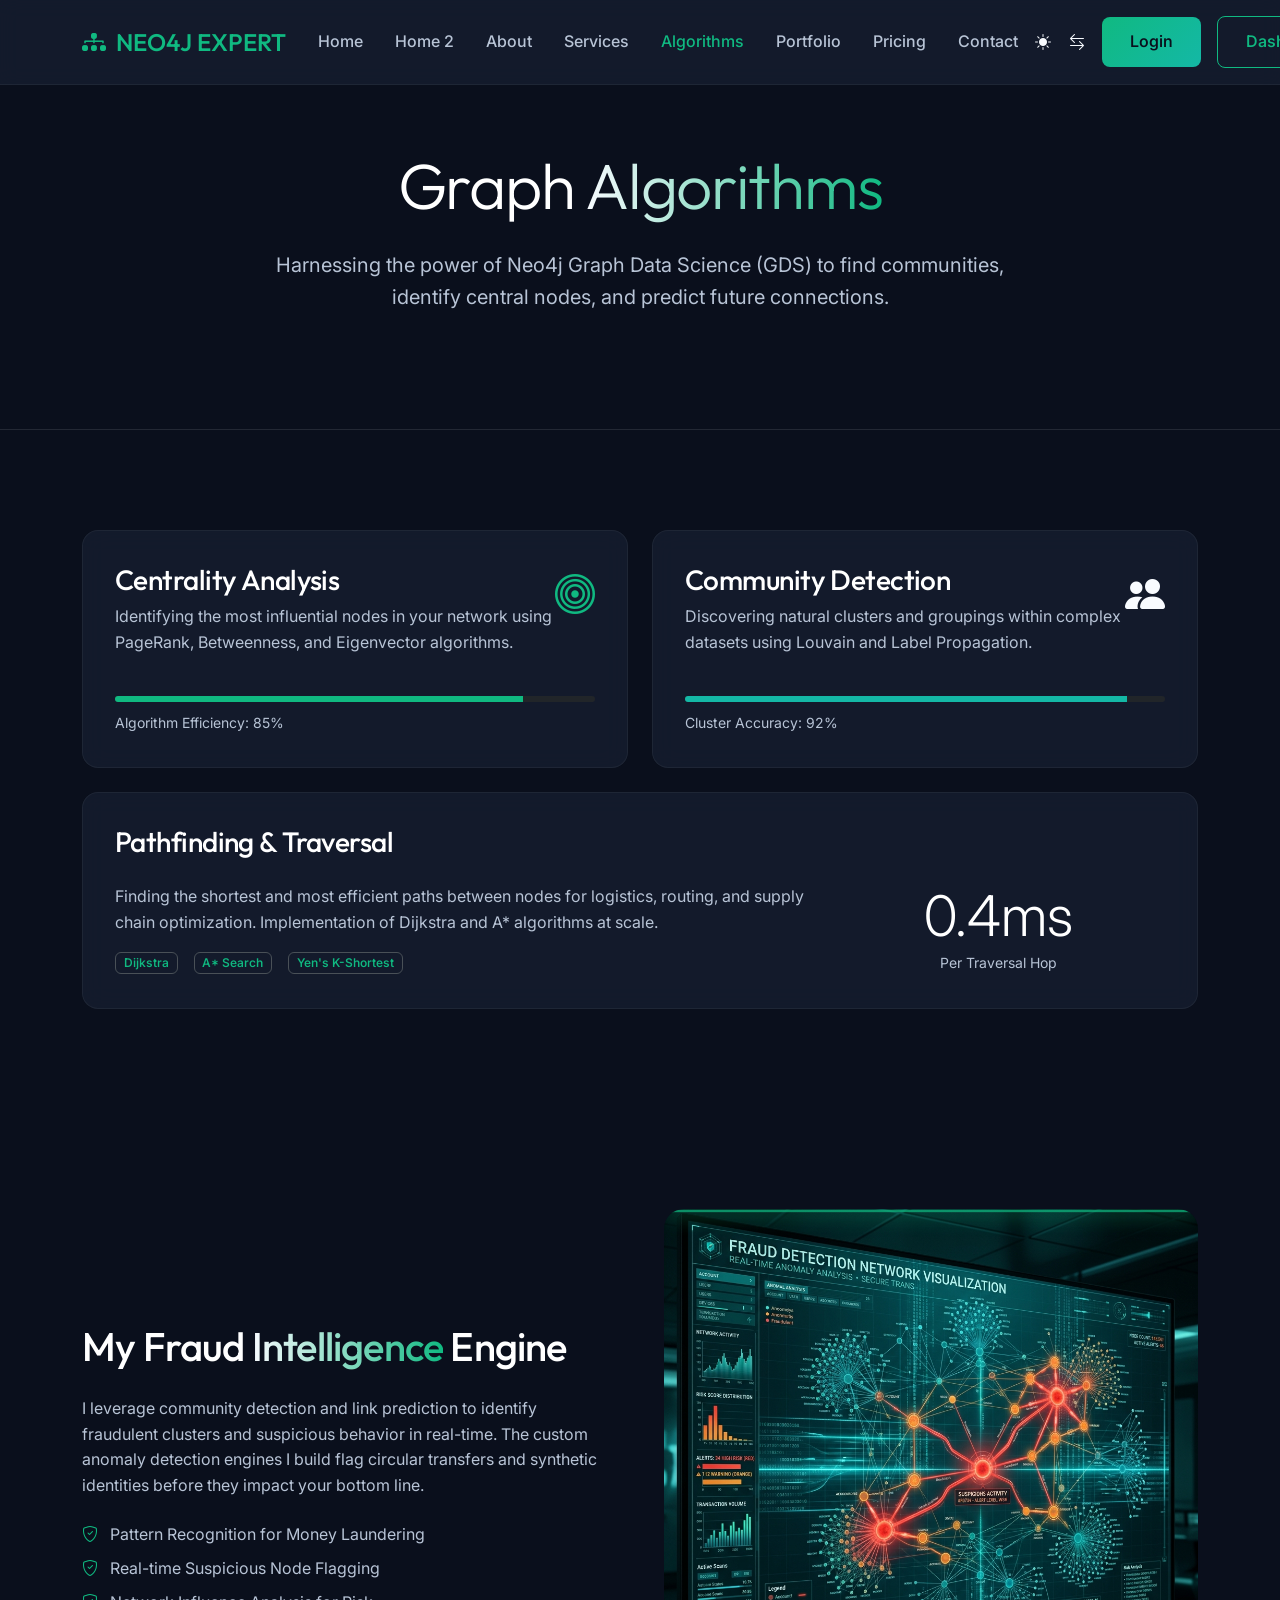
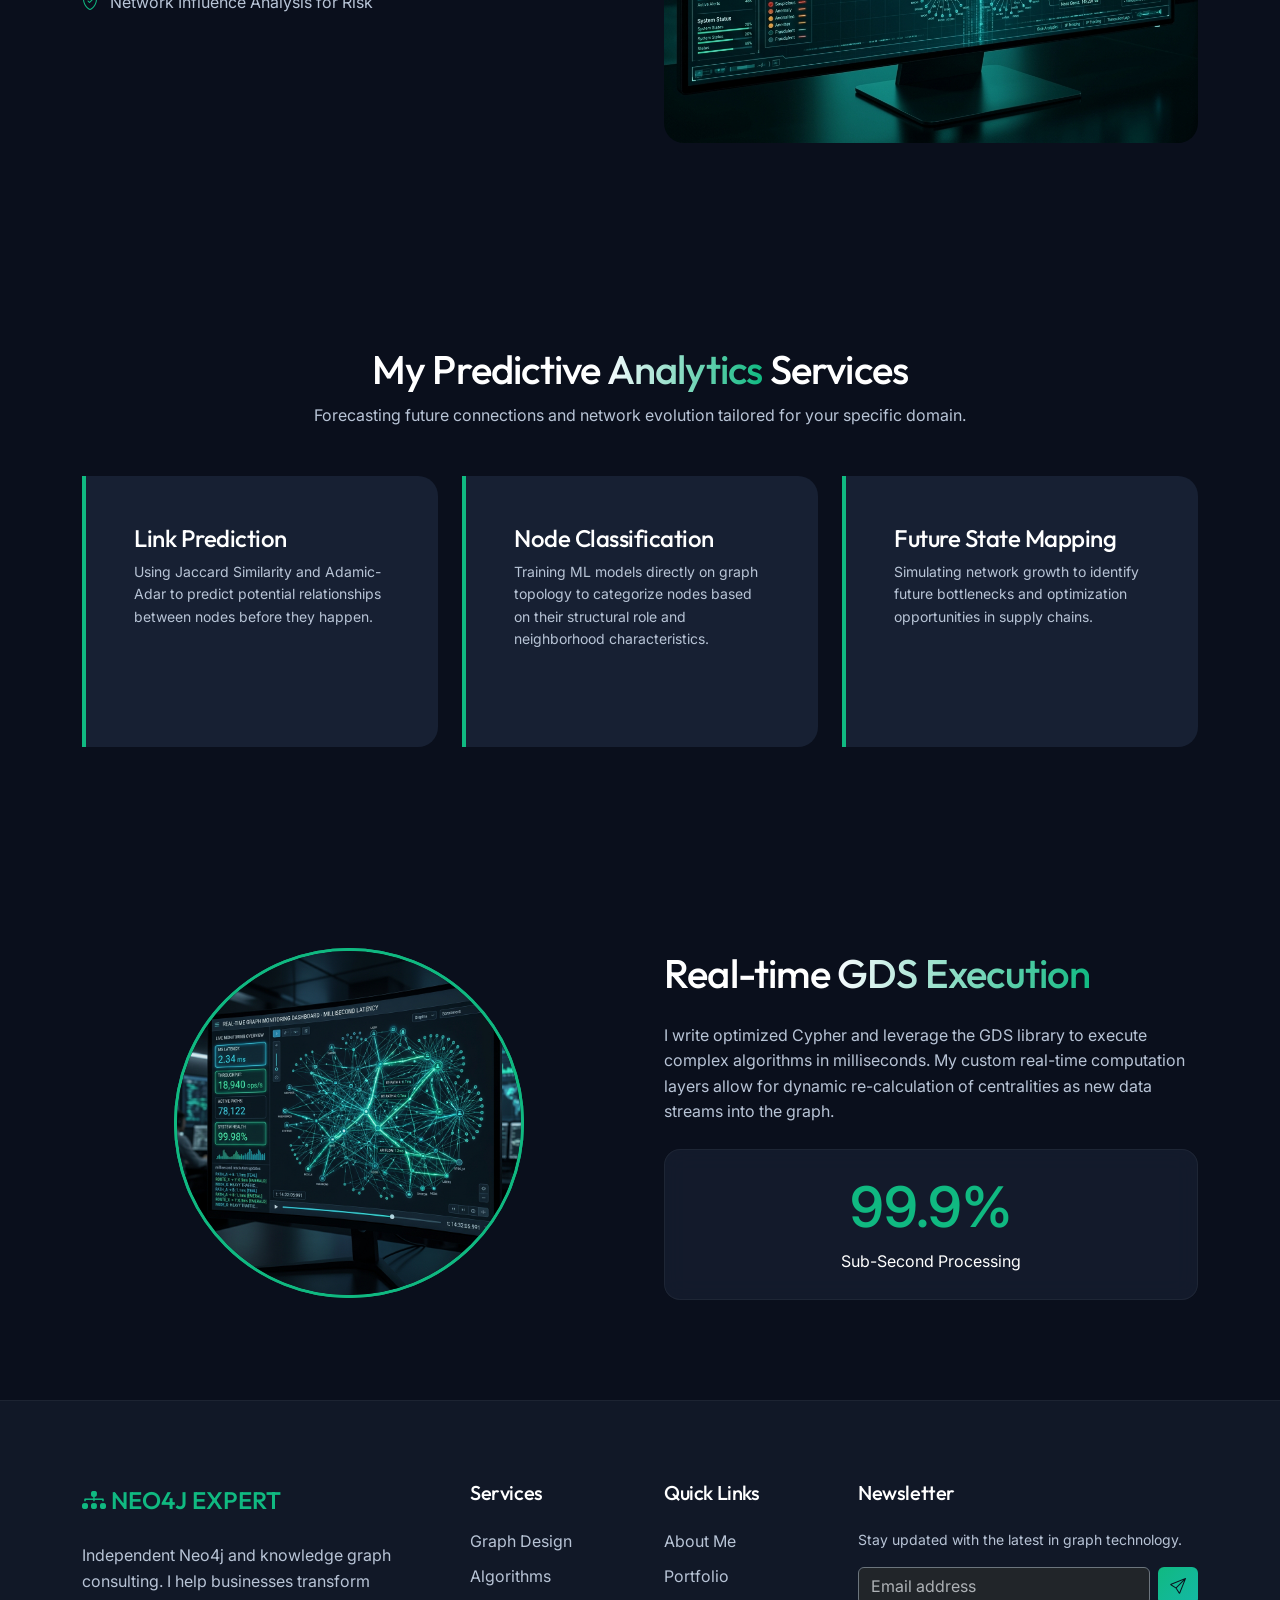
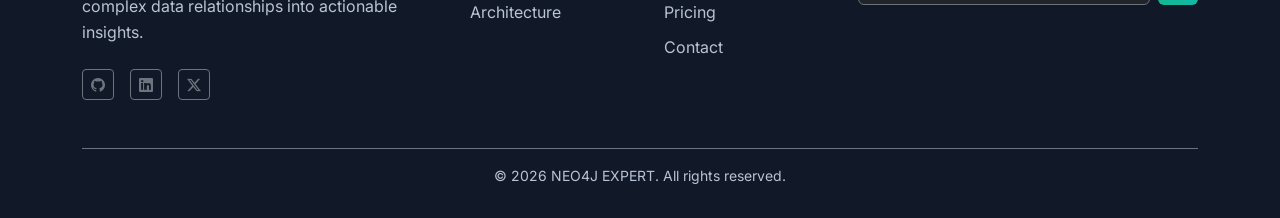
<file: graph-algorithms.html>
<!DOCTYPE html>
<html lang="en">
<head>
    <meta charset="UTF-8">
    <meta name="viewport" content="width=device-width, initial-scale=1.0">
    <title>Graph Algorithms | Freelance Neo4j Consultant</title>
    <link href="https://fonts.googleapis.com/css2?family=Inter:wght@400;500;600;700&family=Outfit:wght@400;500;600;700&display=swap" rel="stylesheet">
    <link rel="icon" type="image/svg+xml" href="assets/images/favicon.svg">

    <link href="https://cdn.jsdelivr.net/npm/bootstrap@5.3.0/dist/css/bootstrap.min.css" rel="stylesheet">
    <link href="https://cdn.jsdelivr.net/npm/bootstrap-icons@1.11.0/font/bootstrap-icons.css" rel="stylesheet">
    <link rel="stylesheet" href="assets/css/style.css">
</head>
<body>
    <nav class="navbar navbar-expand-xl navbar-custom">
        <div class="container">
            <a class="navbar-brand" href="index.html">
                <i class="bi bi-diagram-3-fill"></i>
                NEO4J EXPERT
            </a>
            <button class="navbar-toggler border-0 theme-aware-text" type="button" data-bs-toggle="collapse" data-bs-target="#navbarNav">
                <i class="bi bi-list fs-1"></i>
            </button>
            <div class="collapse navbar-collapse" id="navbarNav">
                <ul class="navbar-nav mx-auto">
                    <li class="nav-item"><a class="nav-link" href="index.html">Home</a></li>
                    <li class="nav-item"><a class="nav-link" href="home-2.html">Home 2</a></li>
                    <li class="nav-item"><a class="nav-link" href="about.html">About</a></li>
                    <li class="nav-item"><a class="nav-link" href="services.html">Services</a></li>
                    <li class="nav-item"><a class="nav-link active" href="graph-algorithms.html">Algorithms</a></li>
                    <li class="nav-item"><a class="nav-link" href="portfolio.html">Portfolio</a></li>
                    <li class="nav-item"><a class="nav-link" href="pricing.html">Pricing</a></li>
                    <li class="nav-item"><a class="nav-link" href="contact.html">Contact</a></li>
                </ul>
                <div class="d-flex align-items-center gap-3">
                    <button class="btn btn-link theme-aware-text p-0" id="theme-toggle"><i class="bi bi-sun-fill"></i></button>
                    <button class="btn btn-link theme-aware-text p-0" id="rtl-toggle"><i class="bi bi-arrow-left-right"></i></button>
                    <a href="login.html" class="btn-graph btn-primary-graph">Login</a>
                    <a href="dashboard.html" class="btn-graph btn-outline-graph">Dashboard</a>
                </div>
            </div>
        </div>
    </nav>

    <header class="section-padding mt-5">
        <div class="container text-center">
            <h1 class="text-white display-3 mb-4">Graph <span class="text-gradient">Algorithms</span></h1>
            <p class="text-muted lead mx-auto" style="max-width: 800px;">Harnessing the power of Neo4j Graph Data Science (GDS) to find communities, identify central nodes, and predict future connections.</p>
        </div>
    </header>

    <hr class="border-secondary opacity-25 m-0">

    <section class="section-padding">
        <div class="container">
            <div class="row g-4">
                <div class="col-lg-6">
                    <div class="glass-card">
                        <div class="d-flex justify-content-between align-items-start mb-4">
                            <div>
                                <h3 class="text-white">Centrality Analysis</h3>
                                <p class="text-muted">Identifying the most influential nodes in your network using PageRank, Betweenness, and Eigenvector algorithms.</p>
                            </div>
                            <i class="bi bi-bullseye fs-1 text-emerald"></i>
                        </div>
                        <div class="progress bg-dark mb-2" style="height: 6px;">
                            <div class="progress-bar bg-emerald" style="width: 85%;"></div>
                        </div>
                        <small class="text-muted">Algorithm Efficiency: 85%</small>
                    </div>
                </div>
                <div class="col-lg-6">
                    <div class="glass-card">
                        <div class="d-flex justify-content-between align-items-start mb-4">
                            <div>
                                <h3 class="text-white">Community Detection</h3>
                                <p class="text-muted">Discovering natural clusters and groupings within complex datasets using Louvain and Label Propagation.</p>
                            </div>
                            <i class="bi bi-people-fill fs-1 text-teal"></i>
                        </div>
                        <div class="progress bg-dark mb-2" style="height: 6px;">
                            <div class="progress-bar bg-teal" style="width: 92%;"></div>
                        </div>
                        <small class="text-muted">Cluster Accuracy: 92%</small>
                    </div>
                </div>
                <div class="col-lg-12">
                    <div class="glass-card">
                        <h3 class="text-white mb-4">Pathfinding & Traversal</h3>
                        <div class="row align-items-center">
                            <div class="col-md-8">
                                <p class="text-muted">Finding the shortest and most efficient paths between nodes for logistics, routing, and supply chain optimization. Implementation of Dijkstra and A* algorithms at scale.</p>
                                <div class="d-flex gap-3 flex-wrap">
                                    <span class="badge border border-emerald text-emerald">Dijkstra</span>
                                    <span class="badge border border-emerald text-emerald">A* Search</span>
                                    <span class="badge border border-emerald text-emerald">Yen's K-Shortest</span>
                                </div>
                            </div>
                            <div class="col-md-4 text-center mt-4 mt-md-0">
                                <div class="display-4 text-white">0.4ms</div>
                                <small class="text-muted">Per Traversal Hop</small>
                            </div>
                        </div>
                    </div>
                </div>
            </div>
        </div>
    </section>

    <!-- Unique Section 1: Fraud Intelligence (Scan Effect) -->
    <section class="section-padding bg-secondary-bg">
        <div class="container">
            <div class="row g-5 align-items-center">
                <div class="col-lg-6">
                    <h2 class="text-white mb-4">My Fraud <span class="text-gradient">Intelligence</span> Engine</h2>
                    <p class="text-muted mb-4">I leverage community detection and link prediction to identify fraudulent clusters and suspicious behavior in real-time. The custom anomaly detection engines I build flag circular transfers and synthetic identities before they impact your bottom line.</p>
                    <ul class="list-unstyled text-muted">
                        <li class="mb-2"><i class="bi bi-shield-check text-emerald me-2"></i> Pattern Recognition for Money Laundering</li>
                        <li class="mb-2"><i class="bi bi-shield-check text-emerald me-2"></i> Real-time Suspicious Node Flagging</li>
                        <li><i class="bi bi-shield-check text-emerald me-2"></i> Network Influence Analysis for Risk</li>
                    </ul>
                </div>
                <div class="col-lg-6">
                    <div class="scan-container reveal-on-scroll">
                        <div class="scan-line"></div>
                        <img src="assets/images/fraud-intelligence.png" alt="Fraud Detection" class="img-fluid rounded-4">
                    </div>
                </div>
            </div>
        </div>
    </section>

    <!-- Unique Section 2: Predictive Path Analytics (Stacked Layout) -->
    <section class="section-padding">
        <div class="container">
            <div class="text-center mb-5">
                <h2 class="text-white">My Predictive <span class="text-gradient">Analytics</span> Services</h2>
                <p class="text-muted">Forecasting future connections and network evolution tailored for your specific domain.</p>
            </div>
            <div class="row g-4">
                <div class="col-lg-4">
                    <div class="sticky-card h-100 reveal-on-scroll bounce-reveal" style="border-left: 4px solid var(--electric-emerald);">
                        <h4 class="text-white">Link Prediction</h4>
                        <p class="text-muted small">Using Jaccard Similarity and Adamic-Adar to predict potential relationships between nodes before they happen.</p>
                    </div>
                </div>
                <div class="col-lg-4">
                    <div class="sticky-card h-100 reveal-on-scroll bounce-reveal" style="transition-delay: 0.2s; border-left: 4px solid var(--electric-emerald);">
                        <h4 class="text-white">Node Classification</h4>
                        <p class="text-muted small">Training ML models directly on graph topology to categorize nodes based on their structural role and neighborhood characteristics.</p>
                    </div>
                </div>
                <div class="col-lg-4">
                    <div class="sticky-card h-100 reveal-on-scroll bounce-reveal" style="transition-delay: 0.4s; border-left: 4px solid var(--electric-emerald);">
                        <h4 class="text-white">Future State Mapping</h4>
                        <p class="text-muted small">Simulating network growth to identify future bottlenecks and optimization opportunities in supply chains.</p>
                    </div>
                </div>
            </div>
        </div>
    </section>

    <!-- Unique Section 3: Real-time Computation (Radial Pulse) -->
    <section class="section-padding bg-secondary-bg">
        <div class="container">
            <div class="row g-5 align-items-center flex-row-reverse">
                <div class="col-lg-6">
                    <h2 class="text-white mb-4">Real-time <span class="text-gradient">GDS Execution</span></h2>
                    <p class="text-muted mb-4">I write optimized Cypher and leverage the GDS library to execute complex algorithms in milliseconds. My custom real-time computation layers allow for dynamic re-calculation of centralities as new data streams into the graph.</p>
                    <div class="glass-card text-center p-4">
                        <div class="display-4 text-emerald mb-2">99.9%</div>
                        <p class="text-white mb-0">Sub-Second Processing</p>
                    </div>
                </div>
                <div class="col-lg-6 text-center">
                    <div class="pulse-expand-wrapper reveal-on-scroll">
                        <div class="pulse-ring"></div>
                        <img src="assets/images/realtime.png" alt="Real-time Processing" class="img-fluid rounded-circle" style="width: 350px; height: 350px; object-fit: cover; border: 3px solid var(--electric-emerald);">
                    </div>
                </div>
            </div>
        </div>
    </section>
    <!-- Footer -->
    <footer class="footer-custom">
        <div class="container">
            <div class="row g-5">
                <div class="col-lg-4">
                    <a class="navbar-brand mb-4 d-block" href="#">
                        <i class="bi bi-diagram-3-fill"></i>
                        NEO4J EXPERT
                    </a>
                    <p class="text-muted">Independent Neo4j and knowledge graph consulting. I help businesses transform complex data relationships into actionable insights.</p>
                    <div class="d-flex gap-3 mt-4">
                        <a href="#" class="btn btn-outline-secondary btn-sm"><i class="bi bi-github"></i></a>
                        <a href="#" class="btn btn-outline-secondary btn-sm"><i class="bi bi-linkedin"></i></a>
                        <a href="#" class="btn btn-outline-secondary btn-sm"><i class="bi bi-twitter-x"></i></a>
                    </div>
                </div>
                <div class="col-lg-2">
                    <h5 class="text-white mb-4">Services</h5>
                    <a href="services.html" class="footer-link">Graph Design</a>
                    <a href="graph-algorithms.html" class="footer-link">Algorithms</a>
                    <a href="services.html" class="footer-link">Architecture</a>
                </div>
                <div class="col-lg-2">
                    <h5 class="text-white mb-4">Quick Links</h5>
                    <a href="about.html" class="footer-link">About Me</a>
                    <a href="portfolio.html" class="footer-link">Portfolio</a>
                    <a href="pricing.html" class="footer-link">Pricing</a>
                    <a href="contact.html" class="footer-link">Contact</a>
                </div>
                <div class="col-lg-4">
                    <h5 class="text-white mb-4">Newsletter</h5>
                    <p class="text-muted small">Stay updated with the latest in graph technology.</p>
                    <form class="d-flex gap-2">
                        <input type="email" class="form-control bg-dark border-secondary text-white" placeholder="Email address">
                        <button class="btn btn-primary-graph border-0"><i class="bi bi-send"></i></button>
                    </form>
                </div>
            </div>
            <div class="border-top border-secondary mt-5 pt-3 text-center">
                <p class="text-muted small mb-0">&copy; 2026 NEO4J EXPERT. All rights reserved.</p>
            </div>
        </div>
    </footer>
    <script src="https://cdn.jsdelivr.net/npm/bootstrap@5.3.0/dist/js/bootstrap.bundle.min.js"></script>
    <script src="assets/js/main.js"></script>
</body>
</html>
</file>
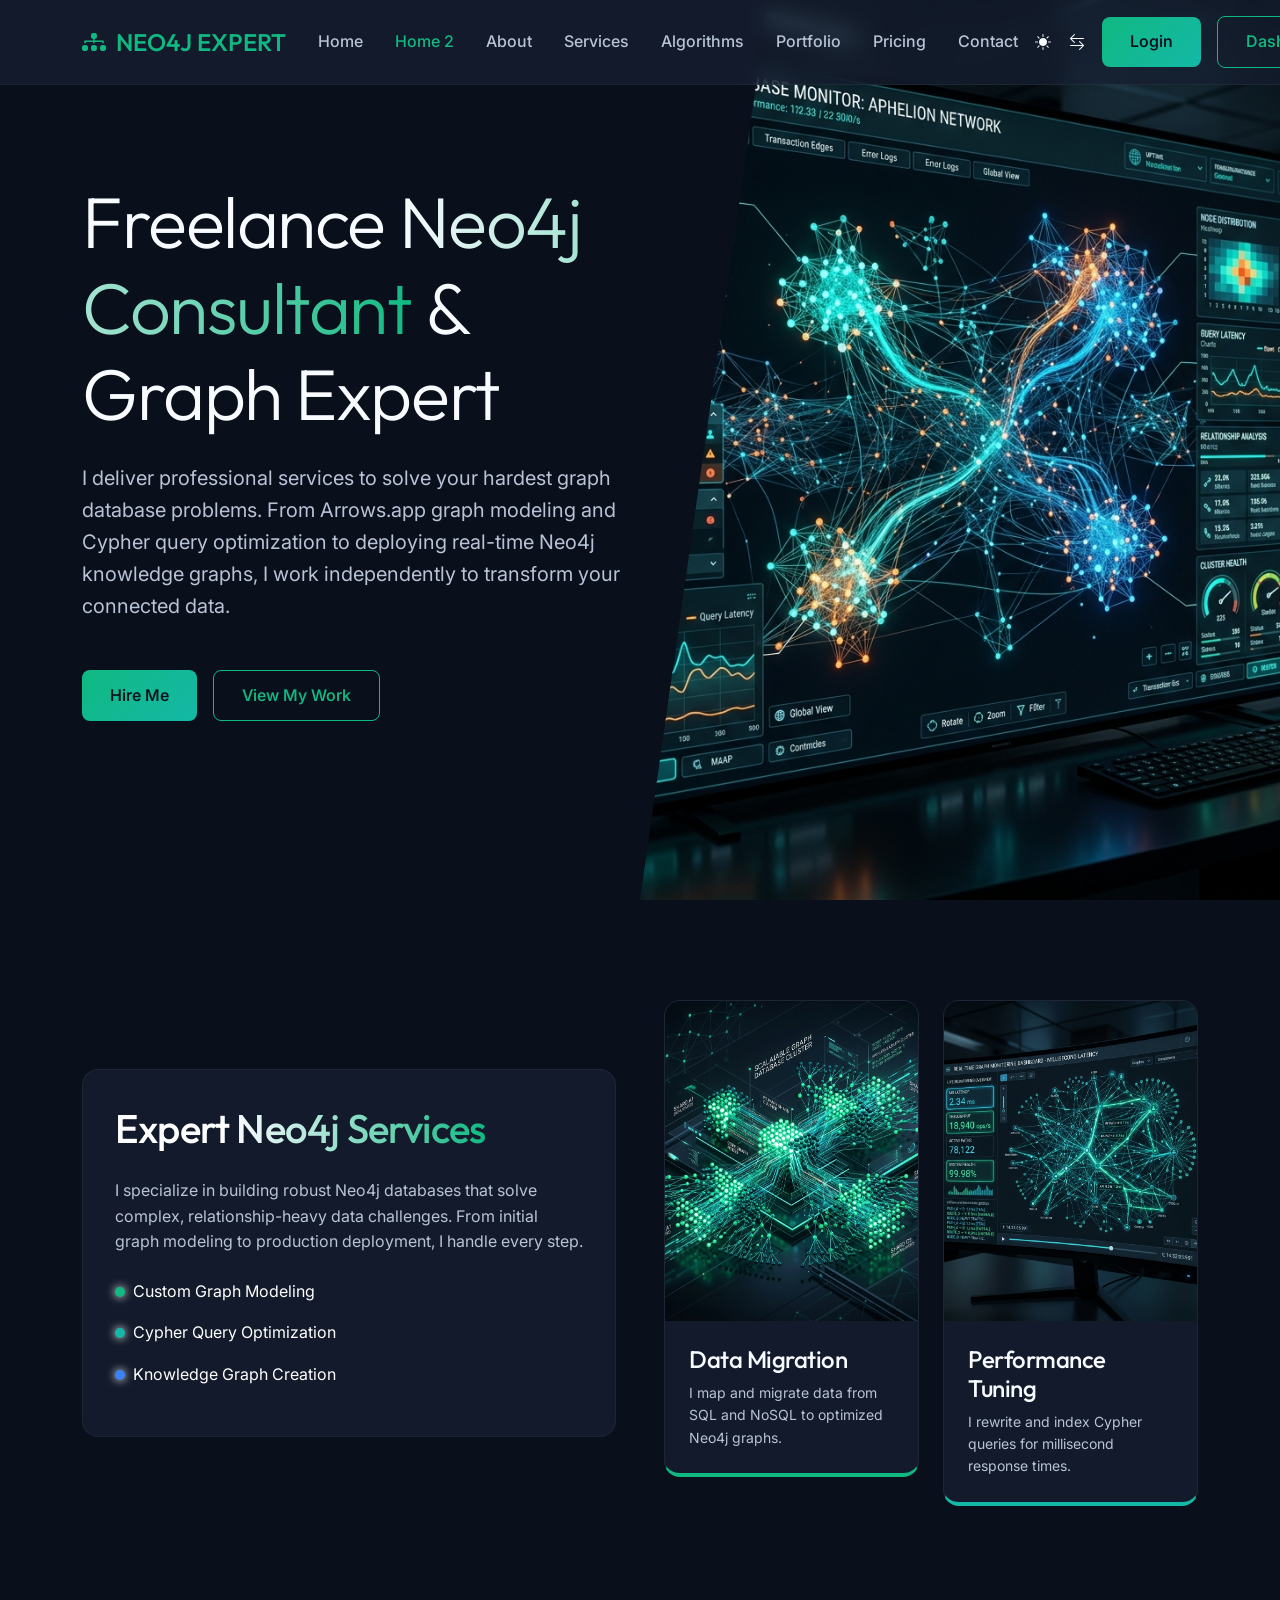
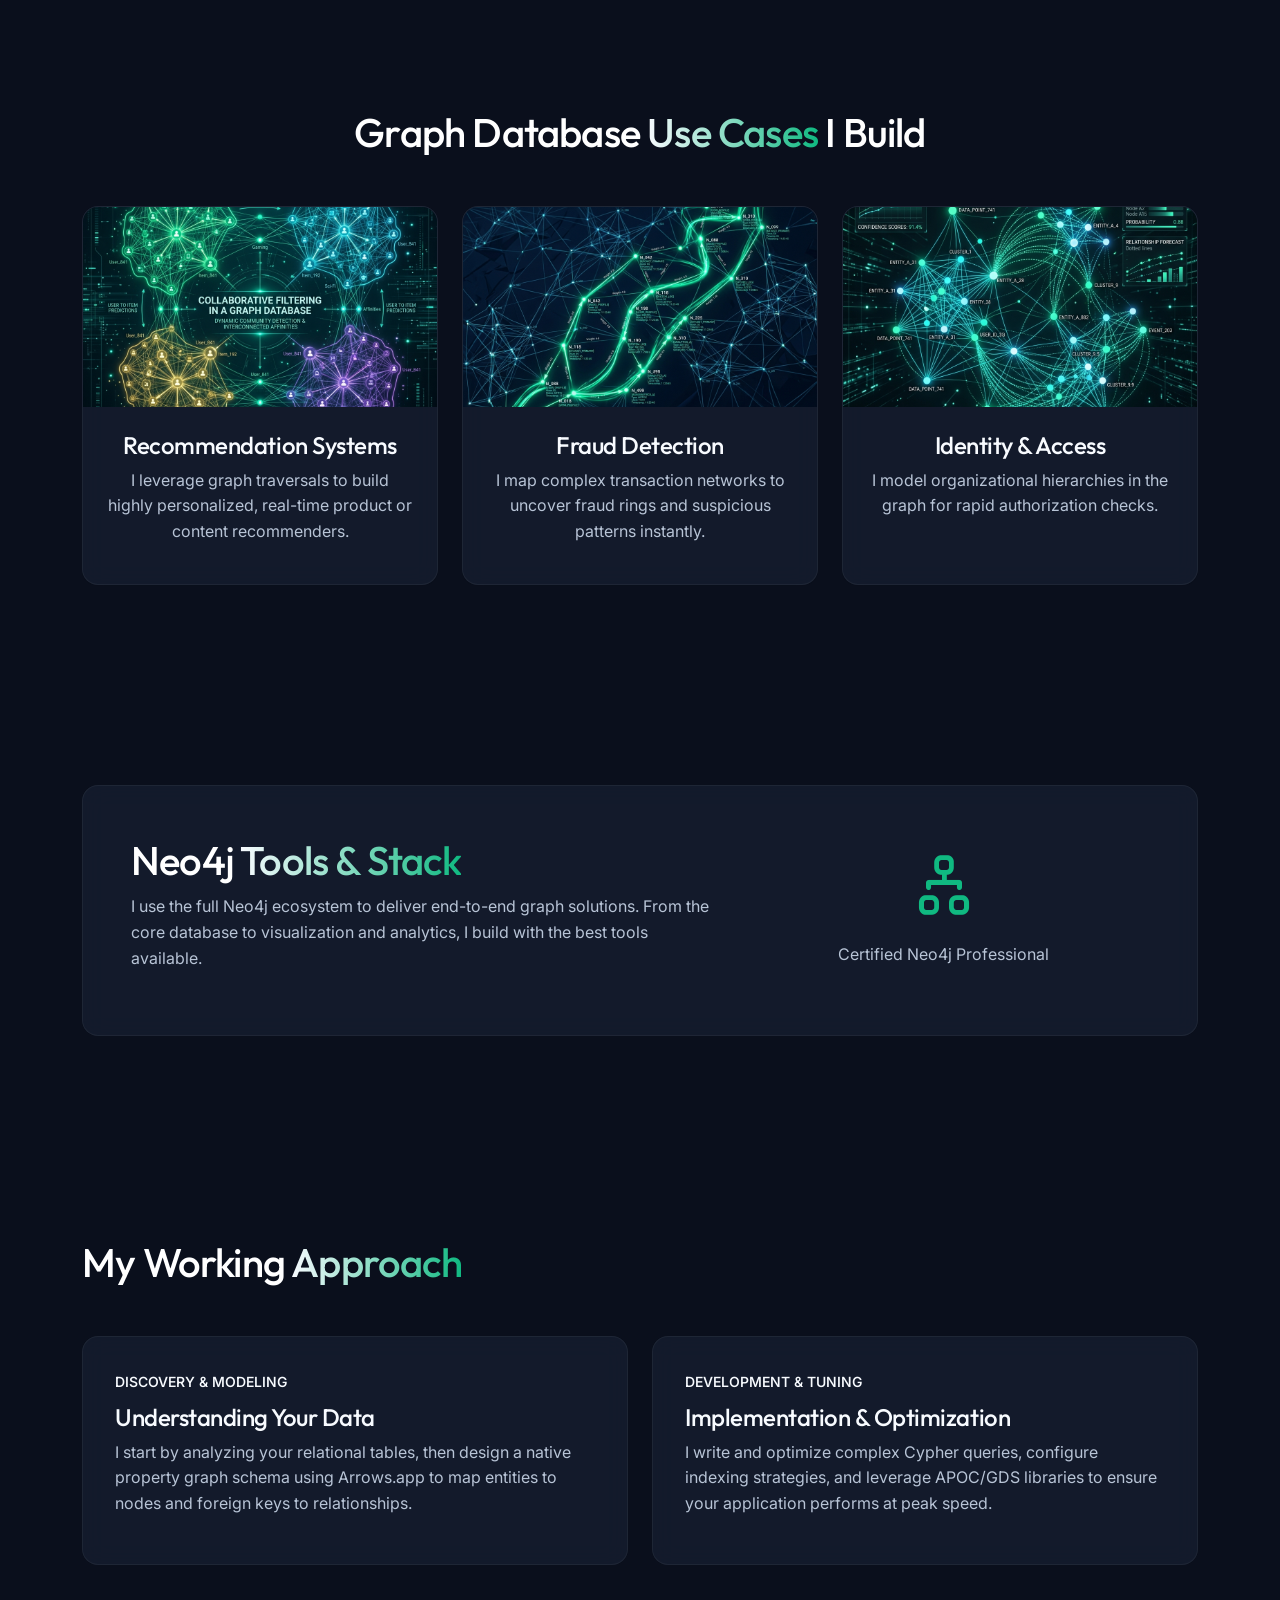
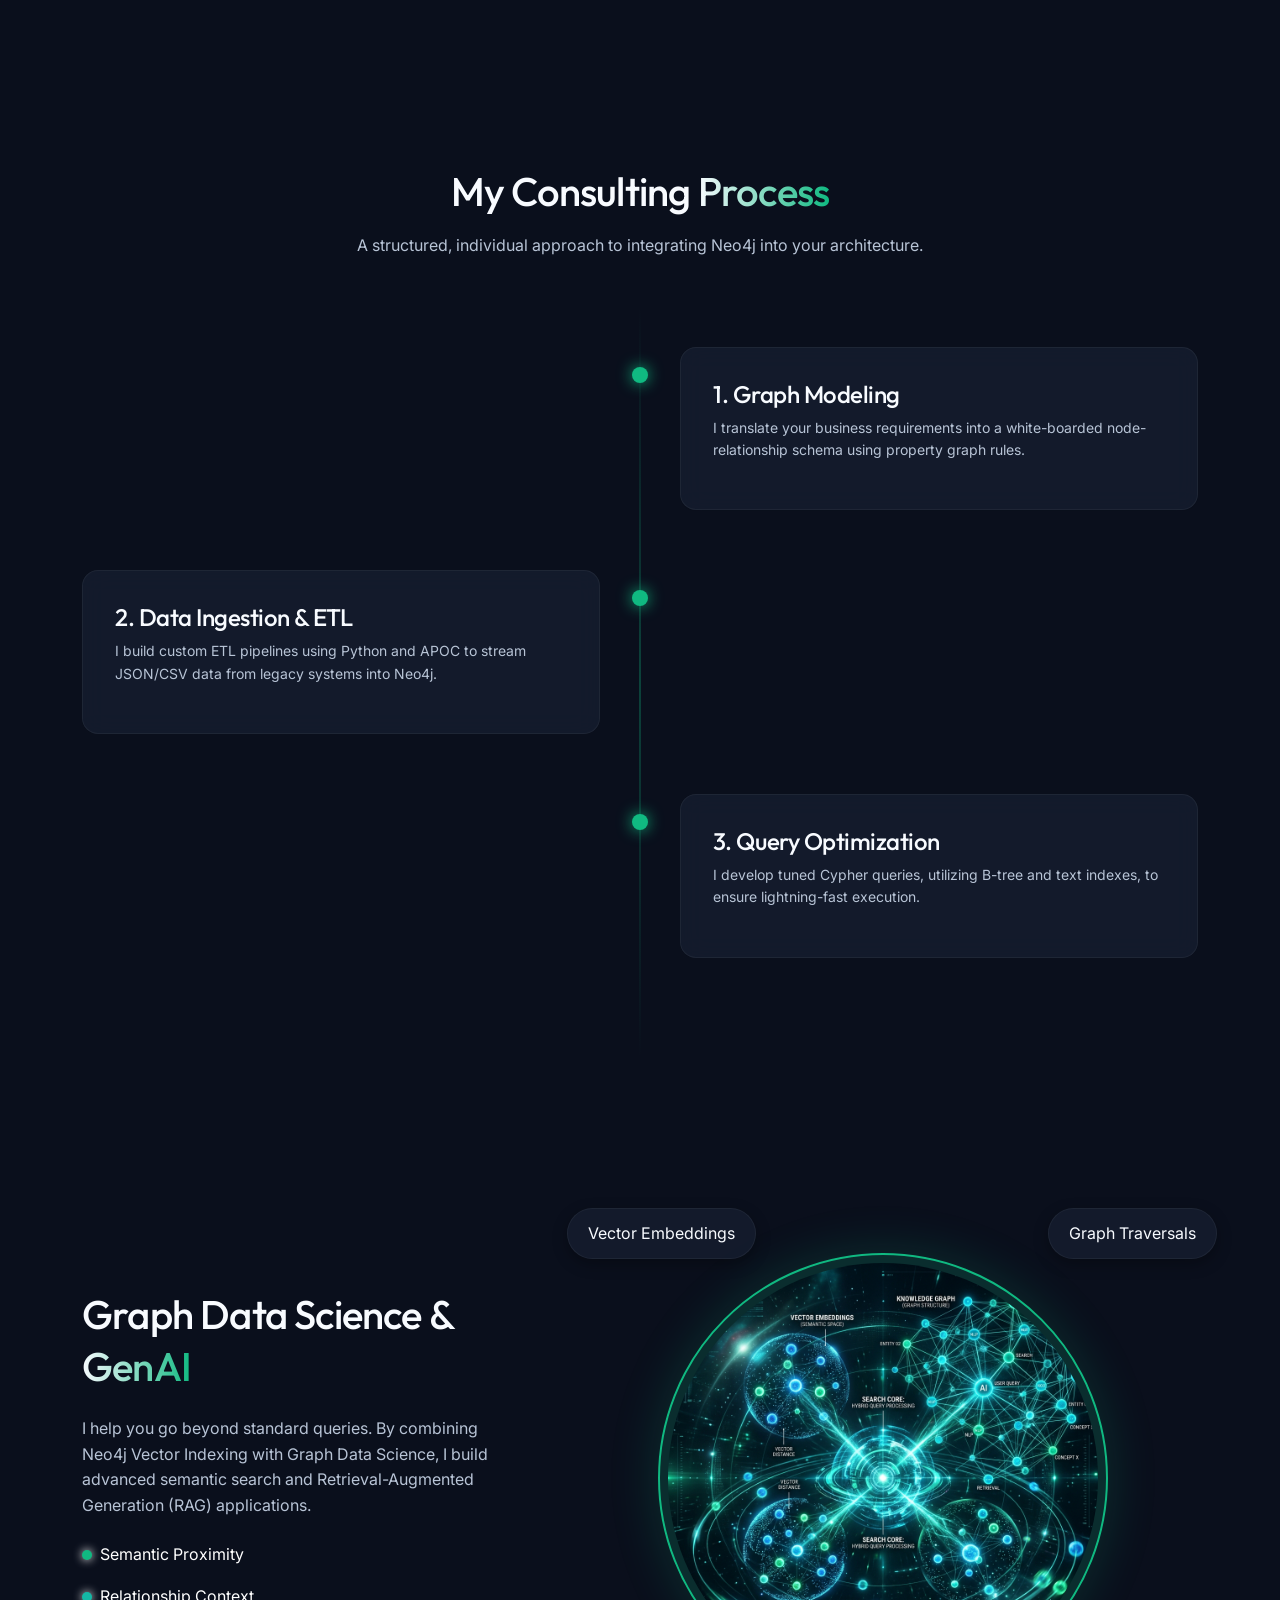
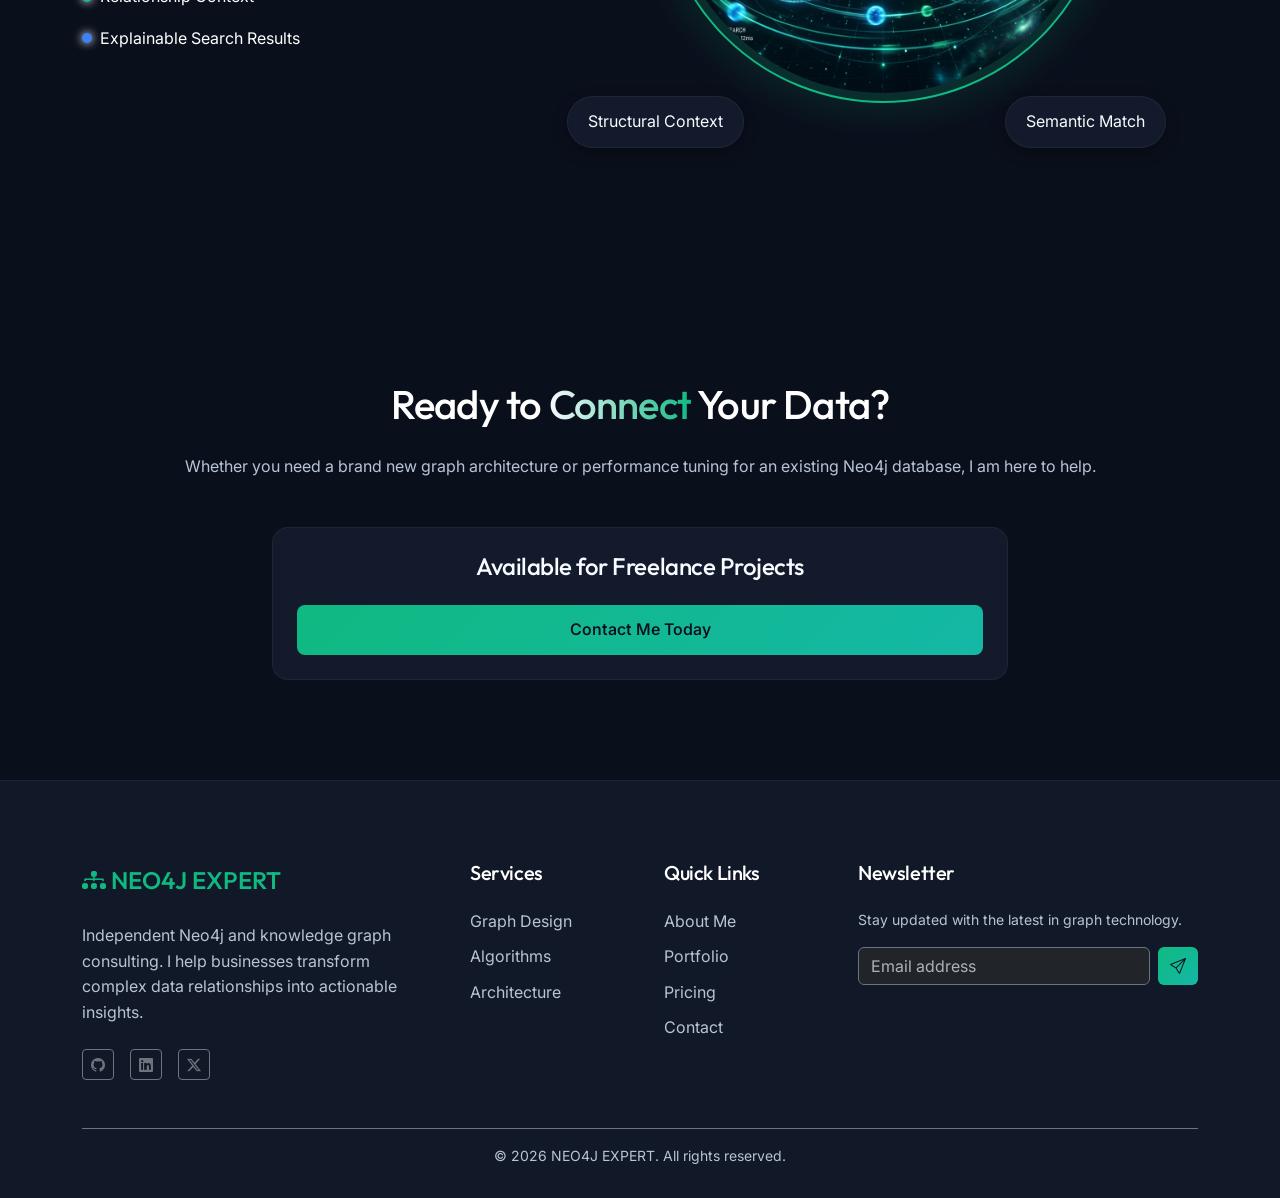
<file: home-2.html>
<!DOCTYPE html>
<html lang="en">
<head>
    <meta charset="UTF-8">
    <meta name="viewport" content="width=device-width, initial-scale=1.0">
    <title>Freelance Neo4j Consultant | Home 2</title>
    <!-- Google Fonts -->
    <link href="https://fonts.googleapis.com/css2?family=Inter:wght@400;500;600;700&family=Outfit:wght@400;500;600;700&display=swap" rel="stylesheet">
    <link rel="icon" type="image/svg+xml" href="assets/images/favicon.svg">

    <!-- Bootstrap 5 -->
    <link href="https://cdn.jsdelivr.net/npm/bootstrap@5.3.0/dist/css/bootstrap.min.css" rel="stylesheet">
    <link href="https://cdn.jsdelivr.net/npm/bootstrap-icons@1.11.0/font/bootstrap-icons.css" rel="stylesheet">
    <!-- Custom CSS -->
    <link rel="stylesheet" href="assets/css/style.css">
    <link rel="stylesheet" href="assets/css/rtl.css">
    <style>
        .split-hero {
            min-height: 100vh;
            display: flex;
            align-items: center;
            overflow: hidden;
            position: relative;
        }
        .hero-visual-panel {
            position: absolute;
            right: 0;
            top: 0;
            width: 50%;
            height: 100%;
            background: url('assets/images/graph_monitoring_dashboard_3d.png') center/cover no-repeat;
            clip-path: polygon(20% 0%, 100% 0%, 100% 100%, 0% 100%);
            z-index: 1;
        }
        [dir="rtl"] .hero-visual-panel {
            right: auto;
            left: 0;
            clip-path: polygon(0% 0%, 80% 0%, 100% 100%, 0% 100%);
        }
        @media (max-width: 1024px) {
            .split-hero {
                flex-direction: column;
                justify-content: center;
                padding-top: 120px;
                padding-bottom: 3rem;
                gap: 2rem;
            }
            .split-hero .container {
                text-align: center;
                margin-bottom: 0;
            }
            .split-hero .row {
                justify-content: center;
            }
            .split-hero .col-lg-6 {
                width: 100%;
                display: flex;
                flex-direction: column;
                align-items: center;
            }
            .split-hero .d-flex {
                justify-content: center;
                width: 100%;
            }
            .hero-visual-panel {
                position: relative;
                width: calc(100% - 3rem);
                margin: 0 auto;
                border-radius: 24px;
                height: 40vh;
                min-height: 300px;
                opacity: 1;
                clip-path: none;
                order: 2;
            }
            [dir="rtl"] .hero-visual-panel {
                clip-path: none;
            }
        }
    </style>
</head>
<body>

    <!-- Navbar -->
    <nav class="navbar navbar-expand-xl navbar-custom">
        <div class="container">
            <a class="navbar-brand" href="index.html">
                <i class="bi bi-diagram-3-fill"></i>
                NEO4J EXPERT
            </a>
            <button class="navbar-toggler border-0 theme-aware-text" type="button" data-bs-toggle="collapse" data-bs-target="#navbarNav">
                <i class="bi bi-list fs-1"></i>
            </button>
            <div class="collapse navbar-collapse" id="navbarNav">
                <ul class="navbar-nav mx-auto">
                    <li class="nav-item"><a class="nav-link" href="index.html">Home</a></li>
                    <li class="nav-item"><a class="nav-link active" href="home-2.html">Home 2</a></li>
                    <li class="nav-item"><a class="nav-link" href="about.html">About</a></li>
                    <li class="nav-item"><a class="nav-link" href="services.html">Services</a></li>
                    <li class="nav-item"><a class="nav-link" href="graph-algorithms.html">Algorithms</a></li>
                    <li class="nav-item"><a class="nav-link" href="portfolio.html">Portfolio</a></li>
                    <li class="nav-item"><a class="nav-link" href="pricing.html">Pricing</a></li>
                    <li class="nav-item"><a class="nav-link" href="contact.html">Contact</a></li>
                </ul>
                <div class="d-flex align-items-center gap-3">
                    <button class="btn btn-link theme-aware-text p-0" id="theme-toggle"><i class="bi bi-sun-fill"></i></button>
                    <button class="btn btn-link theme-aware-text p-0" id="rtl-toggle"><i class="bi bi-arrow-left-right"></i></button>
                    <a href="login.html" class="btn-graph btn-primary-graph">Login</a>
                    <a href="dashboard.html" class="btn-graph btn-outline-graph">Dashboard</a>
                </div>
            </div>
        </div>
    </nav>

    <!-- Split Hero -->
    <section class="split-hero">
        <div class="hero-visual-panel"></div>
        <div class="container position-relative" style="z-index: 2;">
            <div class="row">
                <div class="col-lg-6">
                    <h1 class="display-2 mb-4 theme-aware-text">Freelance <span class="text-gradient">Neo4j Consultant</span> & Graph Expert</h1>
                    <p class="lead text-muted mb-5">I deliver professional services to solve your hardest graph database problems. From Arrows.app graph modeling and Cypher query optimization to deploying real-time Neo4j knowledge graphs, I work independently to transform your connected data.</p>
                    <div class="d-flex gap-3">
                        <button class="btn-graph btn-primary-graph">Hire Me</button>
                        <button class="btn-graph btn-outline-graph">View My Work</button>
                    </div>
                </div>
            </div>
        </div>
    </section>

    <!-- 5 Unique Sections for Home 2 -->
    
    <!-- 1. Knowledge Graph Architecture -->
    <section class="section-padding">
        <div class="container">
            <div class="row g-5 align-items-center">
                <div class="col-lg-6">
                    <div class="glass-card">
                        <h2 class="text-white mb-4">Expert <span class="text-gradient">Neo4j Services</span></h2>
                        <p class="text-muted">I specialize in building robust Neo4j databases that solve complex, relationship-heavy data challenges. From initial graph modeling to production deployment, I handle every step.</p>
                        <ul class="list-unstyled mt-4">
                            <li class="mb-3 text-white d-flex align-items-center"><span class="node-bullet bg-emerald me-2"></span> Custom Graph Modeling</li>
                            <li class="mb-3 text-white d-flex align-items-center"><span class="node-bullet bg-teal me-2"></span> Cypher Query Optimization</li>
                            <li class="text-white d-flex align-items-center"><span class="node-bullet bg-blue me-2"></span> Knowledge Graph Creation</li>
                        </ul>
                    </div>
                </div>
                <div class="col-lg-6">
                    <div class="row g-4">
                        <div class="col-md-6">
                            <div class="glass-card p-0 overflow-hidden reveal-on-scroll" style="border-bottom: 4px solid var(--electric-emerald);">
                                <img src="assets/images/scalable.png" alt="Scalable" class="img-fluid w-100" style="height: 320px; object-fit: cover;">
                                <div class="p-4 bg-secondary-bg">
                                    <h4 class="mb-2">Data Migration</h4>
                                    <p class="small text-muted mb-0">I map and migrate data from SQL and NoSQL to optimized Neo4j graphs.</p>
                                </div>
                            </div>
                        </div>
                        <div class="col-md-6">
                            <div class="glass-card p-0 overflow-hidden reveal-on-scroll stagger-1" style="border-bottom: 4px solid var(--graph-teal);">
                                <img src="assets/images/realtime.png" alt="Real-time" class="img-fluid w-100" style="height: 320px; object-fit: cover;">
                                <div class="p-4 bg-secondary-bg">
                                    <h4 class="mb-2">Performance Tuning</h4>
                                    <p class="small text-muted mb-0">I rewrite and index Cypher queries for millisecond response times.</p>
                                </div>
                            </div>
                        </div>
                    </div>
                </div>
            </div>
        </div>
    </section>

    <!-- 2. Recommendation System Intelligence -->
    <section class="section-padding bg-secondary-bg">
        <div class="container text-center">
            <h2 class="text-white mb-5 reveal-on-scroll">Graph Database <span class="text-gradient">Use Cases</span> I Build</h2>
            <div class="row g-4">
                <div class="col-lg-4 reveal-on-scroll">
                    <div class="glass-card p-0 overflow-hidden h-100">
                        <img src="assets/images/collaborative.png" alt="Recommendation Systems" class="img-fluid w-100" style="height: 200px; object-fit: cover;">
                        <div class="p-4">
                            <h4>Recommendation Systems</h4>
                            <p class="text-muted">I leverage graph traversals to build highly personalized, real-time product or content recommenders.</p>
                        </div>
                    </div>
                </div>
                <div class="col-lg-4 reveal-on-scroll stagger-1">
                    <div class="glass-card p-0 overflow-hidden h-100">
                        <img src="assets/images/content-aware.png" alt="Content-Aware Paths" class="img-fluid w-100" style="height: 200px; object-fit: cover;">
                        <div class="p-4">
                            <h4>Fraud Detection</h4>
                            <p class="text-muted">I map complex transaction networks to uncover fraud rings and suspicious patterns instantly.</p>
                        </div>
                    </div>
                </div>
                <div class="col-lg-4 reveal-on-scroll stagger-2">
                    <div class="glass-card p-0 overflow-hidden h-100">
                        <img src="assets/images/predictive.png" alt="Predictive Scoring" class="img-fluid w-100" style="height: 200px; object-fit: cover;">
                        <div class="p-4">
                            <h4>Identity & Access</h4>
                            <p class="text-muted">I model organizational hierarchies in the graph for rapid authorization checks.</p>
                        </div>
                    </div>
                </div>
            </div>
        </div>
    </section>

    <!-- 3. Traversal Performance Tracking -->
    <section class="section-padding">
        <div class="container">
            <div class="glass-card p-5 overflow-hidden position-relative">
                <div class="row align-items-center">
                    <div class="col-lg-7">
                        <h2 class="text-white">Neo4j <span class="text-gradient">Tools & Stack</span></h2>
                        <p class="text-muted">I use the full Neo4j ecosystem to deliver end-to-end graph solutions. From the core database to visualization and analytics, I build with the best tools available.</p>
                    </div>
                    <div class="col-lg-5 text-center">
                        <div class="display-1 text-emerald fw-bold"><i class="bi bi-diagram-2"></i></div>
                        <p class="text-muted mt-2">Certified Neo4j Professional</p>
                    </div>
                </div>
            </div>
        </div>
    </section>

    <!-- 4. Graph Algorithm Case Studies -->
    <section class="section-padding bg-secondary-bg">
        <div class="container">
            <h2 class="text-white mb-5 reveal-on-scroll">My Working <span class="text-gradient">Approach</span></h2>
            <div class="row g-4">
                <div class="col-md-6 reveal-on-scroll">
                    <div class="glass-card h-100">
                        <span class="text-orange small fw-bold">DISCOVERY & MODELING</span>
                        <h4 class="mt-2">Understanding Your Data</h4>
                        <p class="text-muted">I start by analyzing your relational tables, then design a native property graph schema using Arrows.app to map entities to nodes and foreign keys to relationships.</p>
                    </div>
                </div>
                <div class="col-md-6 reveal-on-scroll stagger-1">
                    <div class="glass-card h-100">
                        <span class="text-lime small fw-bold">DEVELOPMENT & TUNING</span>
                        <h4 class="mt-2">Implementation & Optimization</h4>
                        <p class="text-muted">I write and optimize complex Cypher queries, configure indexing strategies, and leverage APOC/GDS libraries to ensure your application performs at peak speed.</p>
                    </div>
                </div>
            </div>
        </div>
    </section>

    <!-- New Section 1: Data Lineage & Governance (Timeline) -->
    <section class="section-padding reveal-on-scroll" style="padding-bottom: 60px;">
        <div class="container">
            <div class="section-title text-center mb-5">
                <h2>My Consulting <span class="text-gradient">Process</span></h2>
                <p class="text-muted" dir="auto">A structured, individual approach to integrating Neo4j into your architecture.</p>
            </div>
            <div class="timeline-container">
                <div class="timeline-line"></div>
                <div class="timeline-item reveal-on-scroll">
                    <div class="timeline-dot"></div>
                    <div class="glass-card">
                        <h4>1. Graph Modeling</h4>
                        <p class="small text-muted">I translate your business requirements into a white-boarded node-relationship schema using property graph rules.</p>
                    </div>
                </div>
                <div class="timeline-item reveal-on-scroll">
                    <div class="timeline-dot"></div>
                    <div class="glass-card text-start">
                        <h4>2. Data Ingestion & ETL</h4>
                        <p class="small text-muted">I build custom ETL pipelines using Python and APOC to stream JSON/CSV data from legacy systems into Neo4j.</p>
                    </div>
                </div>
                <div class="timeline-item reveal-on-scroll">
                    <div class="timeline-dot"></div>
                    <div class="glass-card">
                        <h4>3. Query Optimization</h4>
                        <p class="small text-muted">I develop tuned Cypher queries, utilizing B-tree and text indexes, to ensure lightning-fast execution.</p>
                    </div>
                </div>
            </div>
        </div>
    </section>

    <!-- New Section 2: Hybrid Vector-Graph Search (Orbital) -->
    <section class="section-padding bg-secondary-bg reveal-on-scroll" style="padding-top: 60px;">
        <div class="container">
            <div class="row align-items-center g-5">
                <div class="col-lg-5">
                    <h2 class="mb-4">Graph Data Science & <span class="text-gradient">GenAI</span></h2>
                    <p class="text-muted mb-4">I help you go beyond standard queries. By combining Neo4j Vector Indexing with Graph Data Science, I build advanced semantic search and Retrieval-Augmented Generation (RAG) applications.</p>
                    <ul class="list-unstyled">
                        <li class="mb-3 text-white d-flex align-items-center"><span class="node-bullet bg-emerald me-2"></span> Semantic Proximity</li>
                        <li class="mb-3 text-white d-flex align-items-center"><span class="node-bullet bg-teal me-2"></span> Relationship Context</li>
                        <li class="text-white d-flex align-items-center"><span class="node-bullet bg-blue me-2"></span> Explainable Search Results</li>
                    </ul>
                </div>
                <div class="col-lg-7">
                    <div class="orbital-wrapper">
                        <div class="orbital-center">
                            <img src="assets/images/hybrid-search.png" alt="Search Core" class="img-fluid rounded-circle p-2">
                        </div>
                        <div class="orbit-item orbit-1">Vector Embeddings</div>
                        <div class="orbit-item orbit-2">Graph Traversals</div>
                        <div class="orbit-item orbit-3">Structural Context</div>
                        <div class="orbit-item orbit-4">Semantic Match</div>
                    </div>
                </div>
            </div>
        </div>
    </section>

    <!-- 5. Real-Time Database Monitoring -->
    <section class="section-padding">
        <div class="container text-center">
            <h2 class="text-white mb-4">Ready to <span class="text-gradient">Connect</span> Your Data?</h2>
            <p class="text-muted mb-5">Whether you need a brand new graph architecture or performance tuning for an existing Neo4j database, I am here to help.</p>
            <div class="row justify-content-center">
                <div class="col-lg-8">
                    <div class="glass-card p-4">
                        <h4 class="mb-4">Available for Freelance Projects</h4>
                        <a href="contact.html" class="btn-graph btn-primary-graph w-100 d-block">Contact Me Today</a>
                    </div>
                </div>
            </div>
        </div>
    </section>

    <!-- Footer -->
    <footer class="footer-custom">
        <div class="container">
            <div class="row g-5">
                <div class="col-lg-4">
                    <a class="navbar-brand mb-4 d-block" href="#">
                        <i class="bi bi-diagram-3-fill"></i>
                        NEO4J EXPERT
                    </a>
                    <p class="text-muted">Independent Neo4j and knowledge graph consulting. I help businesses transform complex data relationships into actionable insights.</p>
                    <div class="d-flex gap-3 mt-4">
                        <a href="#" class="btn btn-outline-secondary btn-sm"><i class="bi bi-github"></i></a>
                        <a href="#" class="btn btn-outline-secondary btn-sm"><i class="bi bi-linkedin"></i></a>
                        <a href="#" class="btn btn-outline-secondary btn-sm"><i class="bi bi-twitter-x"></i></a>
                    </div>
                </div>
                <div class="col-lg-2">
                    <h5 class="text-white mb-4">Services</h5>
                    <a href="services.html" class="footer-link">Graph Design</a>
                    <a href="graph-algorithms.html" class="footer-link">Algorithms</a>
                    <a href="services.html" class="footer-link">Architecture</a>
                </div>
                <div class="col-lg-2">
                    <h5 class="text-white mb-4">Quick Links</h5>
                    <a href="about.html" class="footer-link">About Me</a>
                    <a href="portfolio.html" class="footer-link">Portfolio</a>
                    <a href="pricing.html" class="footer-link">Pricing</a>
                    <a href="contact.html" class="footer-link">Contact</a>
                </div>
                <div class="col-lg-4">
                    <h5 class="text-white mb-4">Newsletter</h5>
                    <p class="text-muted small">Stay updated with the latest in graph technology.</p>
                    <form class="d-flex gap-2">
                        <input type="email" class="form-control bg-dark border-secondary text-white" placeholder="Email address">
                        <button class="btn btn-primary-graph border-0"><i class="bi bi-send"></i></button>
                    </form>
                </div>
            </div>
            <div class="border-top border-secondary mt-5 pt-3 text-center">
                <p class="text-muted small mb-0">&copy; 2026 NEO4J EXPERT. All rights reserved.</p>
            </div>
        </div>
    </footer>

    <script src="https://cdn.jsdelivr.net/npm/bootstrap@5.3.0/dist/js/bootstrap.bundle.min.js"></script>
    <script src="assets/js/main.js"></script>
</body>
</html>
</file>
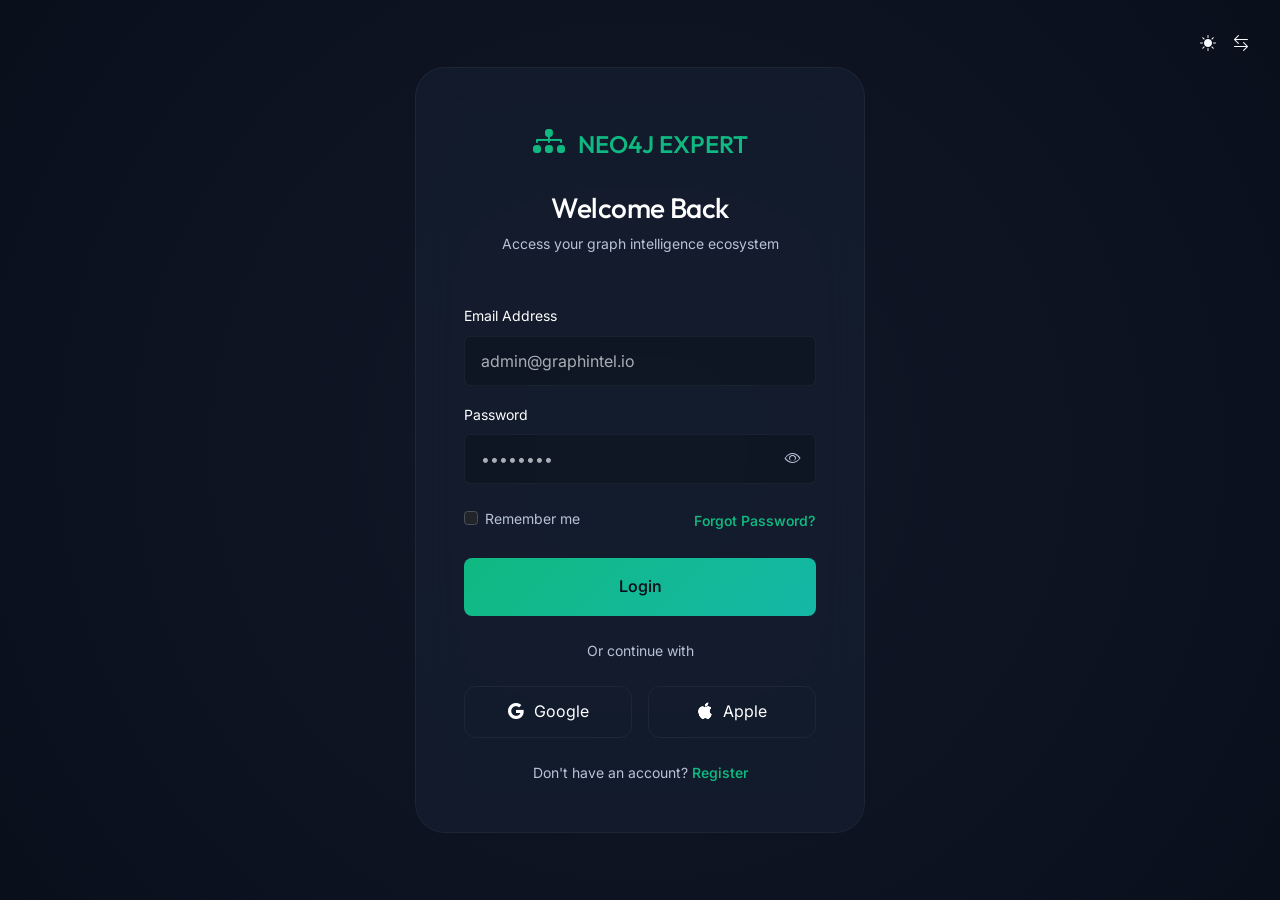
<file: login.html>
<!DOCTYPE html>
<html lang="en">
<head>
    <meta charset="UTF-8">
    <meta name="viewport" content="width=device-width, initial-scale=1.0">
    <title>Login | Freelance Neo4j Consultant</title>
    <link href="https://fonts.googleapis.com/css2?family=Inter:wght@400;500;600;700&family=Outfit:wght@400;500;600;700&display=swap" rel="stylesheet">
    <link rel="icon" type="image/svg+xml" href="assets/images/favicon.svg">

    <link href="https://cdn.jsdelivr.net/npm/bootstrap@5.3.0/dist/css/bootstrap.min.css" rel="stylesheet">
    <link href="https://cdn.jsdelivr.net/npm/bootstrap-icons@1.11.0/font/bootstrap-icons.css" rel="stylesheet">
    <link rel="stylesheet" href="assets/css/style.css">
    <style>
        body { min-height: 100vh; display: flex; align-items: center; justify-content: center; background: radial-gradient(circle at center, #111827 0%, #0a0f1c 100%); padding: 3rem 0; }
        .auth-card { width: 100%; max-width: 450px; padding: 3rem; border: 1px solid var(--glass-border); background: rgba(23, 32, 51, 0.6); backdrop-filter: blur(20px); border-radius: 30px; }
        .form-control { background: rgba(0,0,0,0.2); border: 1px solid var(--glass-border); color: #fff; padding: 12px 16px; }
        .form-control:focus { background: rgba(0,0,0,0.3); border-color: var(--electric-emerald); color: #fff; box-shadow: none; }
        .btn-graph { justify-content: center; }
        .social-btn { flex: 1; display: flex; align-items: center; justify-content: center; gap: 10px; padding: 12px; border: 1px solid var(--glass-border); border-radius: 12px; color: #fff; transition: var(--transition); }
        .social-btn:hover { background: rgba(255,255,255,0.05); }
        .auth-controls { position: absolute; top: 30px; right: 30px; display: flex; gap: 15px; }
        .eye-btn { position: absolute; right: 15px; top: 50%; transform: translateY(-50%); cursor: pointer; color: var(--text-muted); }
        [dir="rtl"] .eye-btn { right: auto; left: 15px; }
        @media (max-width: 576px) {
            body { padding: 5rem 0 2rem; }
            .auth-card { width: 92%; padding: 2rem 1.5rem; border-radius: 20px; }
            .auth-controls { top: 20px; right: 20px; }
        }

        /* Light Mode Overrides */
        body.light-mode { background: radial-gradient(circle at center, #f8fafc 0%, #e2e8f0 100%); }
        body.light-mode .auth-card { background: rgba(255, 255, 255, 0.7); border-color: rgba(0, 0, 0, 0.1); }
        body.light-mode .text-white, body.light-mode h3 { color: #1e293b !important; }
        body.light-mode .form-control { background: rgba(255, 255, 255, 0.5); border-color: rgba(0, 0, 0, 0.1); color: #1e293b; }
        body.light-mode .form-control:focus { background: #fff; }
        body.light-mode .social-btn { border-color: rgba(0, 0, 0, 0.1); color: #1e293b; }
        body.light-mode .social-btn:hover { background: rgba(0,0,0,0.05); }
        .auth-card a:hover { color: var(--graph-teal) !important; }
    </style>
</head>
<body>

    <div class="auth-controls">
        <button class="btn btn-link theme-aware-text p-0" id="theme-toggle"><i class="bi bi-sun-fill"></i></button>
        <button class="btn btn-link theme-aware-text p-0" id="rtl-toggle"><i class="bi bi-arrow-left-right"></i></button>
    </div>

    <div class="auth-card text-center">
        <a href="index.html" class="navbar-brand mb-4 d-inline-block">
            <i class="bi bi-diagram-3-fill fs-2"></i>
            <span class="ms-2">NEO4J EXPERT</span>
        </a>
        <h3 class="text-white mb-2">Welcome Back</h3>
        <p class="text-muted small mb-5">Access your graph intelligence ecosystem</p>

        <form>
            <div class="text-start mb-3">
                <label class="text-white mb-2 small">Email Address</label>
                <input type="email" class="form-control" placeholder="admin@graphintel.io">
            </div>
            <div class="text-start mb-4">
                <label class="text-white mb-2 small">Password</label>
                <div class="position-relative">
                    <input type="password" class="form-control" id="password" placeholder="••••••••">
                    <i class="bi bi-eye eye-btn" onclick="togglePassword()"></i>
                </div>
            </div>

            <div class="d-flex justify-content-between align-items-center mb-4 small">
                <div class="form-check">
                    <input class="form-check-input" type="checkbox" id="remember">
                    <label class="form-check-label text-muted" for="remember">Remember me</label>
                </div>
                <a href="#" class="text-emerald">Forgot Password?</a>
            </div>

            <button class="btn-graph btn-primary-graph w-100 py-3 mb-4">Login</button>

            <div class="text-muted small mb-4">Or continue with</div>

            <div class="d-flex gap-3 mb-4">
                <a href="#" class="social-btn">
                    <i class="bi bi-google"></i> Google
                </a>
                <a href="#" class="social-btn">
                    <i class="bi bi-apple"></i> Apple
                </a>
            </div>

            <p class="text-muted small mb-0">Don't have an account? <a href="register.html" class="text-emerald">Register</a></p>
        </form>
    </div>

    <script src="assets/js/main.js"></script>
    <script>
        function togglePassword() {
            const pwd = document.getElementById('password');
            const eye = document.querySelector('.eye-btn');
            if (pwd.type === 'password') {
                pwd.type = 'text';
                eye.classList.replace('bi-eye', 'bi-eye-slash');
            } else {
                pwd.type = 'password';
                eye.classList.replace('bi-eye-slash', 'bi-eye');
            }
        }
    </script>
</body>
</html>
</file>
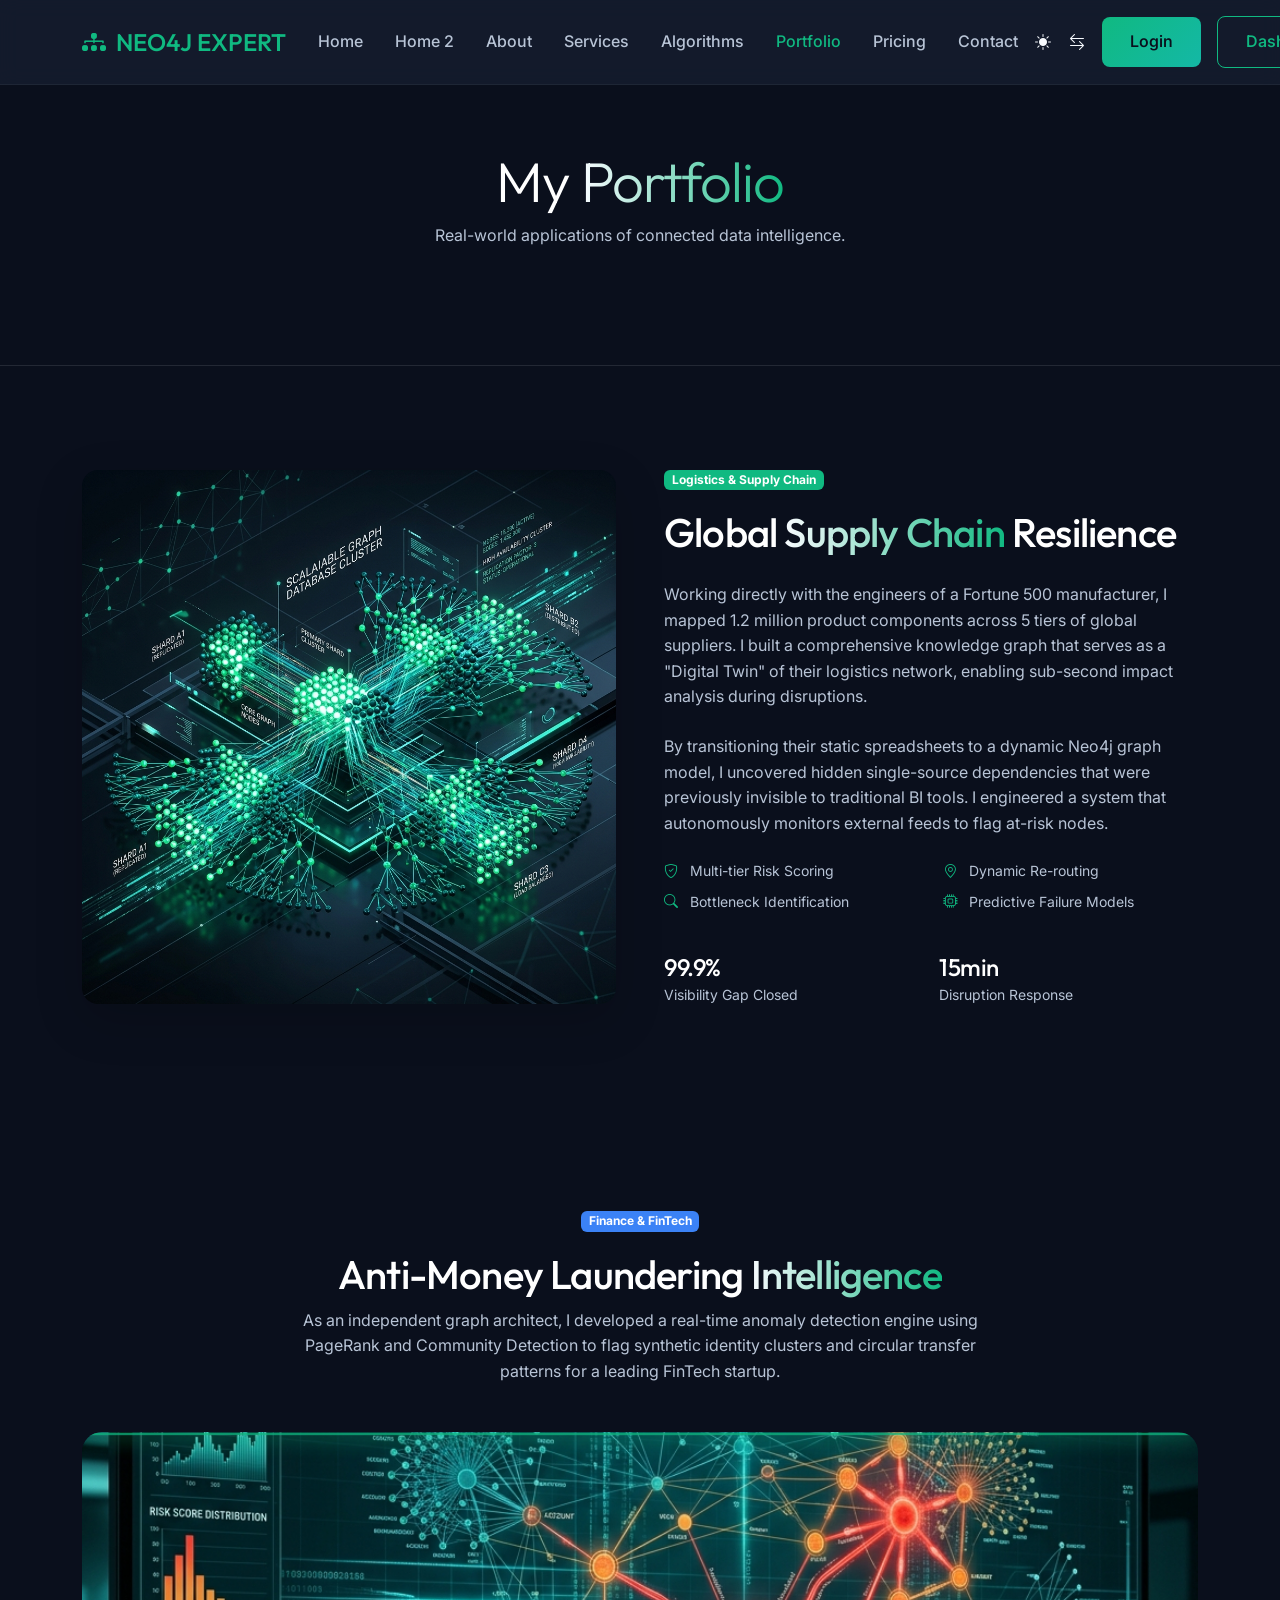
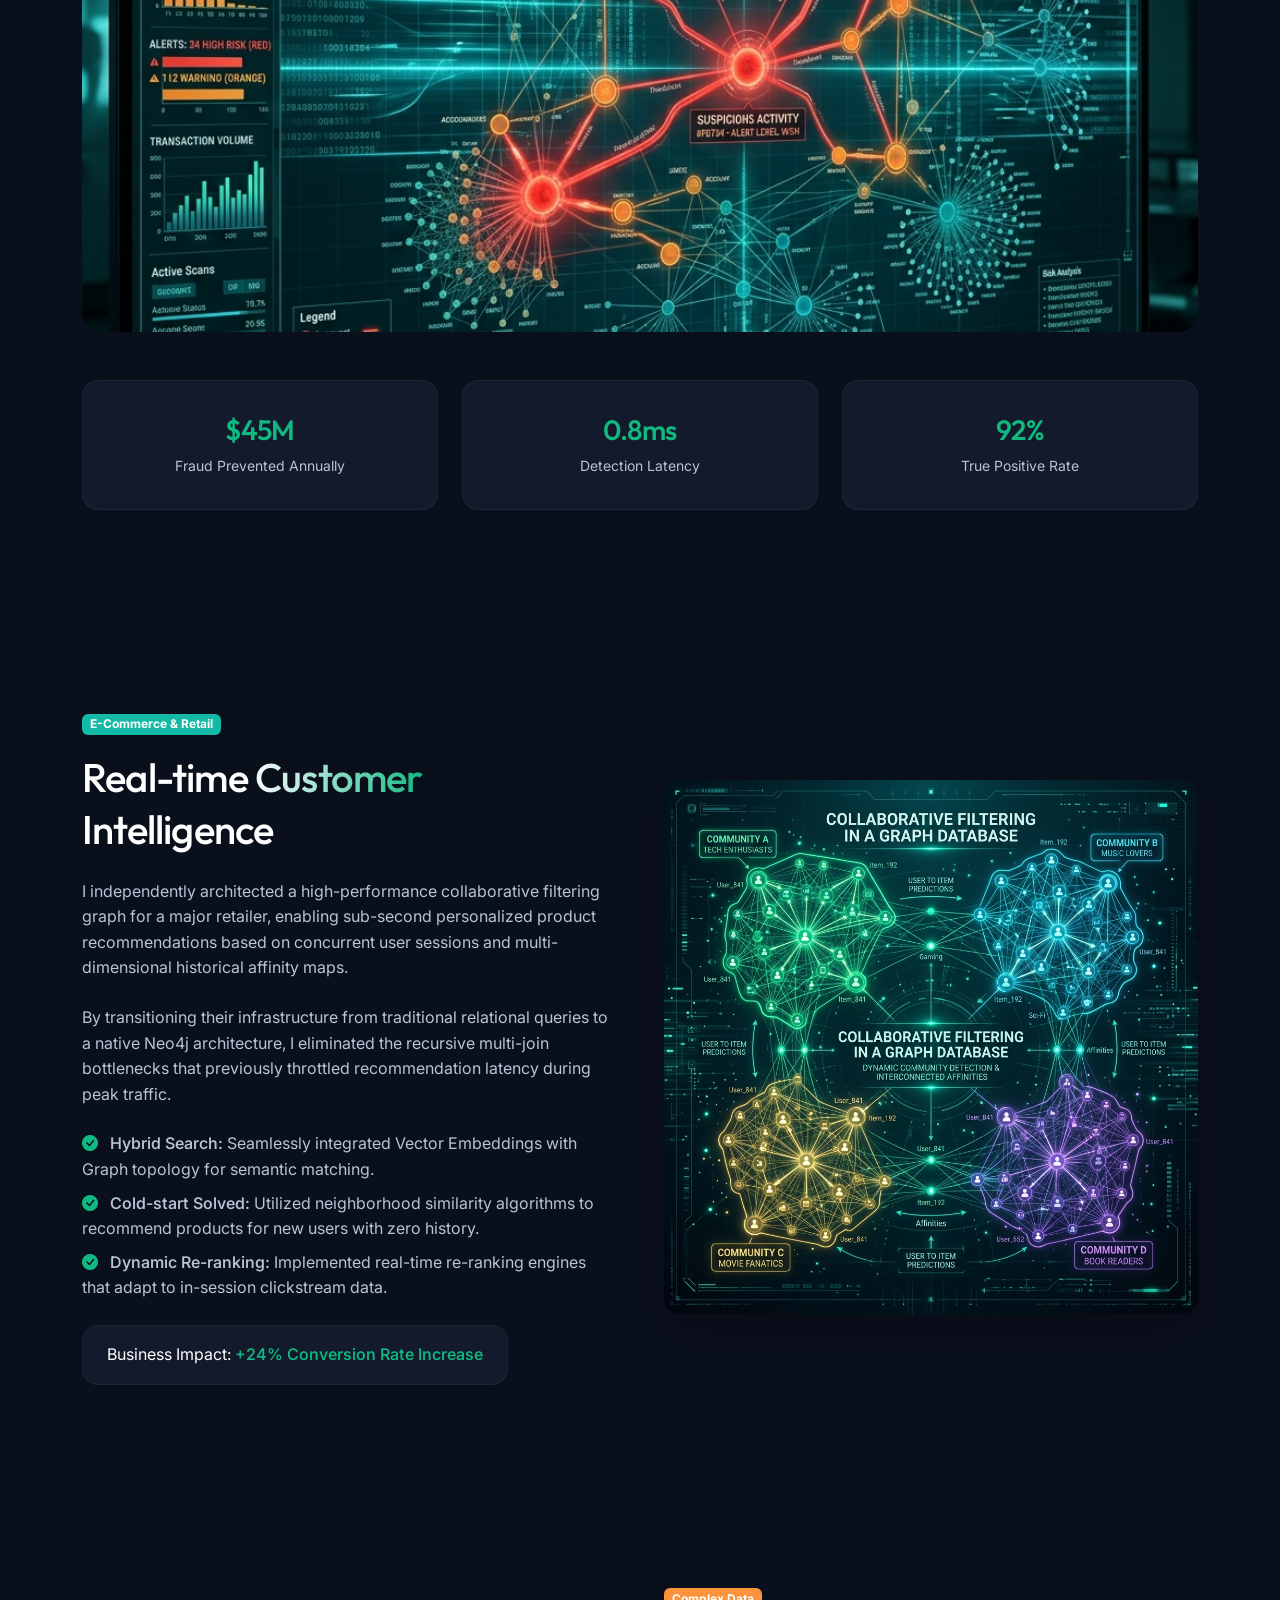
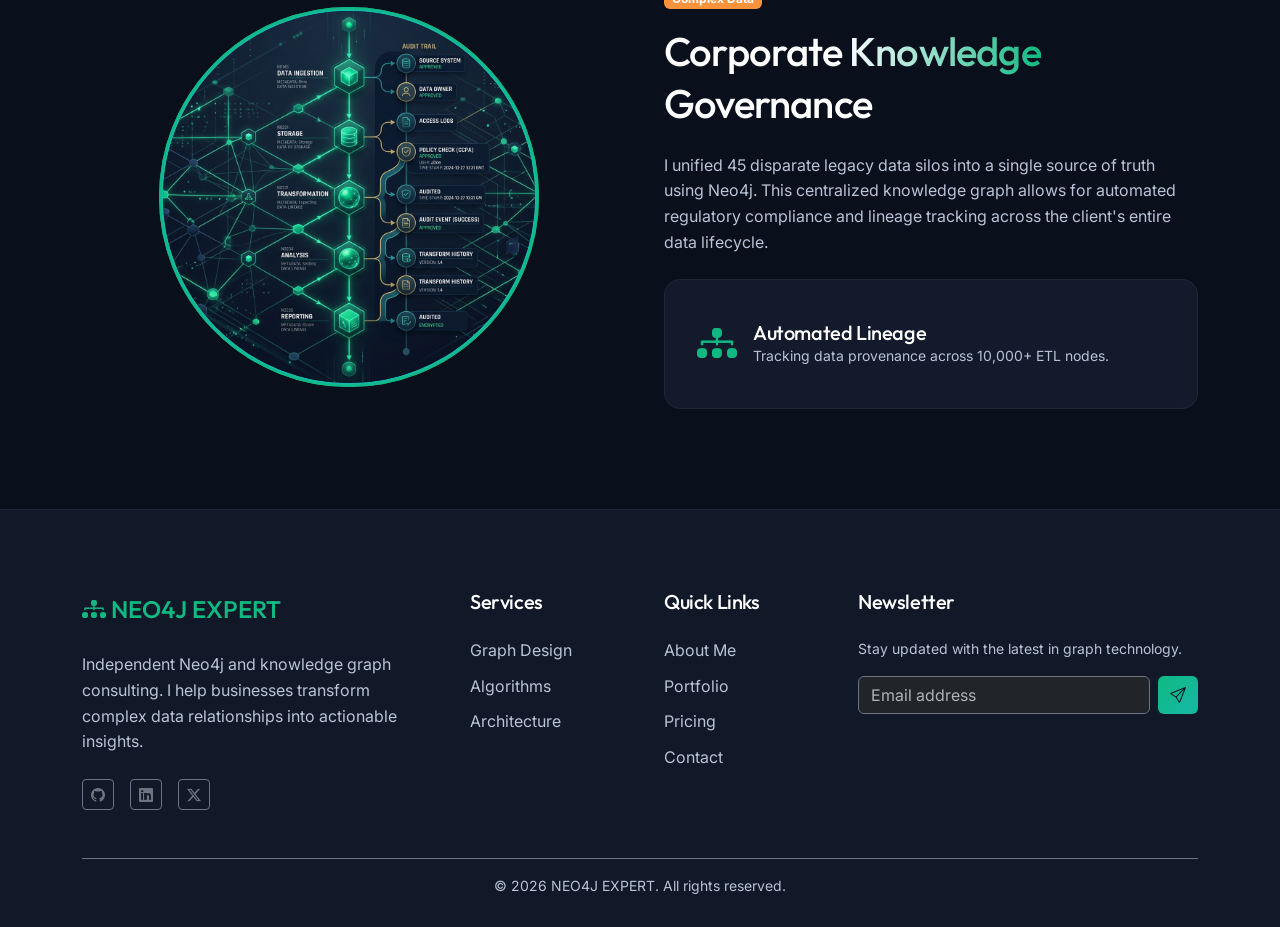
<file: portfolio.html>
<!DOCTYPE html>
<html lang="en">
<head>
    <meta charset="UTF-8">
    <meta name="viewport" content="width=device-width, initial-scale=1.0">
    <title>Portfolio | Freelance Neo4j Consultant</title>
    <link href="https://fonts.googleapis.com/css2?family=Inter:wght@400;500;600;700&family=Outfit:wght@400;500;600;700&display=swap" rel="stylesheet">
    <link rel="icon" type="image/svg+xml" href="assets/images/favicon.svg">

    <link href="https://cdn.jsdelivr.net/npm/bootstrap@5.3.0/dist/css/bootstrap.min.css" rel="stylesheet">
    <link href="https://cdn.jsdelivr.net/npm/bootstrap-icons@1.11.0/font/bootstrap-icons.css" rel="stylesheet">
    <link rel="stylesheet" href="assets/css/style.css">
    <style>
        .portfolio-item {
            position: relative;
            border-radius: 20px;
            overflow: hidden;
            margin-bottom: 30px;
        }
        .portfolio-overlay {
            position: absolute;
            bottom: 0;
            left: 0;
            right: 0;
            padding: 2rem;
            background: linear-gradient(to top, rgba(10, 15, 28, 0.9), transparent);
            transition: var(--transition);
            transform: translateY(20px);
            opacity: 0;
        }
        .portfolio-item:hover .portfolio-overlay {
            transform: translateY(0);
            opacity: 1;
        }
        .portfolio-img {
            width: 100%;
            height: 350px;
            object-fit: cover;
            transition: var(--transition);
        }
        .portfolio-item:hover .portfolio-img {
            transform: scale(1.1);
        }
    </style>
</head>
<body>
    <nav class="navbar navbar-expand-xl navbar-custom">
        <div class="container">
            <a class="navbar-brand" href="index.html">
                <i class="bi bi-diagram-3-fill"></i>
                NEO4J EXPERT
            </a>
            <button class="navbar-toggler border-0 theme-aware-text" type="button" data-bs-toggle="collapse" data-bs-target="#navbarNav">
                <i class="bi bi-list fs-1"></i>
            </button>
            <div class="collapse navbar-collapse" id="navbarNav">
                <ul class="navbar-nav mx-auto">
                    <li class="nav-item"><a class="nav-link" href="index.html">Home</a></li>
                    <li class="nav-item"><a class="nav-link" href="home-2.html">Home 2</a></li>
                    <li class="nav-item"><a class="nav-link" href="about.html">About</a></li>
                    <li class="nav-item"><a class="nav-link" href="services.html">Services</a></li>
                    <li class="nav-item"><a class="nav-link" href="graph-algorithms.html">Algorithms</a></li>
                    <li class="nav-item"><a class="nav-link active" href="portfolio.html">Portfolio</a></li>
                    <li class="nav-item"><a class="nav-link" href="pricing.html">Pricing</a></li>
                    <li class="nav-item"><a class="nav-link" href="contact.html">Contact</a></li>
                </ul>
                <div class="d-flex align-items-center gap-3">
                    <button class="btn btn-link theme-aware-text p-0" id="theme-toggle"><i class="bi bi-sun-fill"></i></button>
                    <button class="btn btn-link theme-aware-text p-0" id="rtl-toggle"><i class="bi bi-arrow-left-right"></i></button>
                    <a href="login.html" class="btn-graph btn-primary-graph">Login</a>
                    <a href="dashboard.html" class="btn-graph btn-outline-graph">Dashboard</a>
                </div>
            </div>
        </div>
    </nav>

    <header class="section-padding mt-5 text-center">
        <div class="container">
            <h1 class="text-white display-4">My <span class="text-gradient">Portfolio</span></h1>
            <p class="text-muted">Real-world applications of connected data intelligence.</p>
        </div>
    </header>

    <hr class="border-secondary opacity-25 m-0">

    <!-- Case Study 1: Supply Chain Resilience (Split Layout) -->
    <section class="section-padding">
        <div class="container">
            <div class="row g-5 align-items-center">
                <div class="col-lg-6 reveal-on-scroll bounce-reveal">
                    <img src="assets/images/scalable.png" alt="Supply Chain" class="img-fluid rounded-4 shadow-lg">
                </div>
                <div class="col-lg-6">
                    <span class="badge bg-emerald mb-3">Logistics & Supply Chain</span>
                    <h2 class="text-white mb-4">Global <span class="text-gradient">Supply Chain</span> Resilience</h2>
                    <p class="text-muted mb-4">Working directly with the engineers of a Fortune 500 manufacturer, I mapped 1.2 million product components across 5 tiers of global suppliers. I built a comprehensive knowledge graph that serves as a "Digital Twin" of their logistics network, enabling sub-second impact analysis during disruptions.</p>
                    <p class="text-muted mb-4">By transitioning their static spreadsheets to a dynamic Neo4j graph model, I uncovered hidden single-source dependencies that were previously invisible to traditional BI tools. I engineered a system that autonomously monitors external feeds to flag at-risk nodes.</p>
                    <div class="row g-4 mb-4">
                        <div class="col-md-6">
                            <ul class="list-unstyled text-muted small">
                                <li class="mb-2"><i class="bi bi-shield-check text-emerald me-2"></i> Multi-tier Risk Scoring</li>
                                <li class="mb-2"><i class="bi bi-search text-emerald me-2"></i> Bottleneck Identification</li>
                            </ul>
                        </div>
                        <div class="col-md-6">
                            <ul class="list-unstyled text-muted small">
                                <li class="mb-2"><i class="bi bi-geo-alt text-emerald me-2"></i> Dynamic Re-routing</li>
                                <li class="mb-2"><i class="bi bi-cpu text-emerald me-2"></i> Predictive Failure Models</li>
                            </ul>
                        </div>
                    </div>
                    <div class="row g-3">
                        <div class="col-6">
                            <h4 class="text-white mb-0">99.9%</h4>
                            <small class="text-muted">Visibility Gap Closed</small>
                        </div>
                        <div class="col-6">
                            <h4 class="text-white mb-0">15min</h4>
                            <small class="text-muted">Disruption Response</small>
                        </div>
                    </div>
                </div>
            </div>
        </div>
    </section>

    <!-- Case Study 2: Financial AML (Full Width Dashboard Layout) -->
    <section class="section-padding bg-secondary-bg">
        <div class="container">
            <div class="text-center mb-5">
                <span class="badge bg-blue mb-3">Finance & FinTech</span>
                <h2 class="text-white">Anti-Money Laundering <span class="text-gradient">Intelligence</span></h2>
                <p class="text-muted mx-auto" style="max-width: 700px;">As an independent graph architect, I developed a real-time anomaly detection engine using PageRank and Community Detection to flag synthetic identity clusters and circular transfer patterns for a leading FinTech startup.</p>
            </div>
            <div class="scan-container reveal-on-scroll">
                <div class="scan-line"></div>
                <img src="assets/images/fraud-intelligence.png" alt="Fraud Detection Dashboard" class="img-fluid rounded-4 w-100" style="max-height: 500px; object-fit: cover;">
            </div>
            <div class="row g-4 mt-4">
                <div class="col-md-4">
                    <div class="glass-card text-center h-100">
                        <h3 class="text-emerald">$45M</h3>
                        <p class="text-muted small mb-0">Fraud Prevented Annually</p>
                    </div>
                </div>
                <div class="col-md-4">
                    <div class="glass-card text-center h-100">
                        <h3 class="text-emerald">0.8ms</h3>
                        <p class="text-muted small mb-0">Detection Latency</p>
                    </div>
                </div>
                <div class="col-md-4">
                    <div class="glass-card text-center h-100">
                        <h3 class="text-emerald">92%</h3>
                        <p class="text-muted small mb-0">True Positive Rate</p>
                    </div>
                </div>
            </div>
        </div>
    </section>

    <!-- Case Study 3: Real-time Personalization (Reversed Layout) -->
    <section class="section-padding">
        <div class="container">
            <div class="row g-5 align-items-center flex-row-reverse">
                <div class="col-lg-6 reveal-on-scroll bounce-reveal">
                    <img src="assets/images/collaborative.png" alt="Recommendation Engine" class="img-fluid rounded-4 shadow-lg pulse-glow">
                </div>
                <div class="col-lg-6">
                    <span class="badge bg-teal mb-3">E-Commerce & Retail</span>
                    <h2 class="text-white mb-4">Real-time <span class="text-gradient">Customer</span> Intelligence</h2>
                    <p class="text-muted mb-4">I independently architected a high-performance collaborative filtering graph for a major retailer, enabling sub-second personalized product recommendations based on concurrent user sessions and multi-dimensional historical affinity maps.</p>
                    <p class="text-muted mb-4">By transitioning their infrastructure from traditional relational queries to a native Neo4j architecture, I eliminated the recursive multi-join bottlenecks that previously throttled recommendation latency during peak traffic.</p>
                    <ul class="list-unstyled text-muted mb-4">
                        <li class="mb-2"><i class="bi bi-check-circle-fill text-emerald me-2"></i> <strong>Hybrid Search:</strong> Seamlessly integrated Vector Embeddings with Graph topology for semantic matching.</li>
                        <li class="mb-2"><i class="bi bi-check-circle-fill text-emerald me-2"></i> <strong>Cold-start Solved:</strong> Utilized neighborhood similarity algorithms to recommend products for new users with zero history.</li>
                        <li><i class="bi bi-check-circle-fill text-emerald me-2"></i> <strong>Dynamic Re-ranking:</strong> Implemented real-time re-ranking engines that adapt to in-session clickstream data.</li>
                    </ul>
                    <div class="glass-card d-inline-block px-4 py-3 border-emerald">
                        <span class="text-white">Business Impact:</span> <span class="text-emerald fw-bold">+24% Conversion Rate Increase</span>
                    </div>
                </div>
            </div>
        </div>
    </section>

    <!-- Case Study 4: Knowledge Graph Governance (Radial Layout) -->
    <section class="section-padding bg-secondary-bg">
        <div class="container">
            <div class="row g-5 align-items-center">
                <div class="col-lg-6 text-center">
                    <div class="pulse-expand-wrapper reveal-on-scroll draw-ring">
                        <div class="pulse-ring"></div>
                        <img src="assets/images/governance.png" alt="Governance Map" class="img-fluid rounded-circle" style="width: 380px; height: 380px; object-fit: cover; border: 4px solid var(--graph-teal);">
                    </div>
                </div>
                <div class="col-lg-6">
                    <span class="badge bg-orange mb-3">Complex Data</span>
                    <h2 class="text-white mb-4">Corporate <span class="text-gradient">Knowledge</span> Governance</h2>
                    <p class="text-muted mb-4">I unified 45 disparate legacy data silos into a single source of truth using Neo4j. This centralized knowledge graph allows for automated regulatory compliance and lineage tracking across the client's entire data lifecycle.</p>
                    <div class="glass-card">
                        <div class="d-flex align-items-center gap-3">
                            <div class="fs-1 text-emerald"><i class="bi bi-diagram-3-fill"></i></div>
                            <div>
                                <h5 class="text-white mb-0">Automated Lineage</h5>
                                <p class="text-muted small mb-0">Tracking data provenance across 10,000+ ETL nodes.</p>
                            </div>
                        </div>
                    </div>
                </div>
            </div>
        </div>
    </section>
    <!-- Footer -->
    <footer class="footer-custom">
        <div class="container">
            <div class="row g-5">
                <div class="col-lg-4">
                    <a class="navbar-brand mb-4 d-block" href="#">
                        <i class="bi bi-diagram-3-fill"></i>
                        NEO4J EXPERT
                    </a>
                    <p class="text-muted">Independent Neo4j and knowledge graph consulting. I help businesses transform complex data relationships into actionable insights.</p>
                    <div class="d-flex gap-3 mt-4">
                        <a href="#" class="btn btn-outline-secondary btn-sm"><i class="bi bi-github"></i></a>
                        <a href="#" class="btn btn-outline-secondary btn-sm"><i class="bi bi-linkedin"></i></a>
                        <a href="#" class="btn btn-outline-secondary btn-sm"><i class="bi bi-twitter-x"></i></a>
                    </div>
                </div>
                <div class="col-lg-2">
                    <h5 class="text-white mb-4">Services</h5>
                    <a href="services.html" class="footer-link">Graph Design</a>
                    <a href="graph-algorithms.html" class="footer-link">Algorithms</a>
                    <a href="services.html" class="footer-link">Architecture</a>
                </div>
                <div class="col-lg-2">
                    <h5 class="text-white mb-4">Quick Links</h5>
                    <a href="about.html" class="footer-link">About Me</a>
                    <a href="portfolio.html" class="footer-link">Portfolio</a>
                    <a href="pricing.html" class="footer-link">Pricing</a>
                    <a href="contact.html" class="footer-link">Contact</a>
                </div>
                <div class="col-lg-4">
                    <h5 class="text-white mb-4">Newsletter</h5>
                    <p class="text-muted small">Stay updated with the latest in graph technology.</p>
                    <form class="d-flex gap-2">
                        <input type="email" class="form-control bg-dark border-secondary text-white" placeholder="Email address">
                        <button class="btn btn-primary-graph border-0"><i class="bi bi-send"></i></button>
                    </form>
                </div>
            </div>
            <div class="border-top border-secondary mt-5 pt-3 text-center">
                <p class="text-muted small mb-0">&copy; 2026 NEO4J EXPERT. All rights reserved.</p>
            </div>
        </div>
    </footer>
    <script src="https://cdn.jsdelivr.net/npm/bootstrap@5.3.0/dist/js/bootstrap.bundle.min.js"></script>
    <script src="assets/js/main.js"></script>
</body>
</html>
</file>
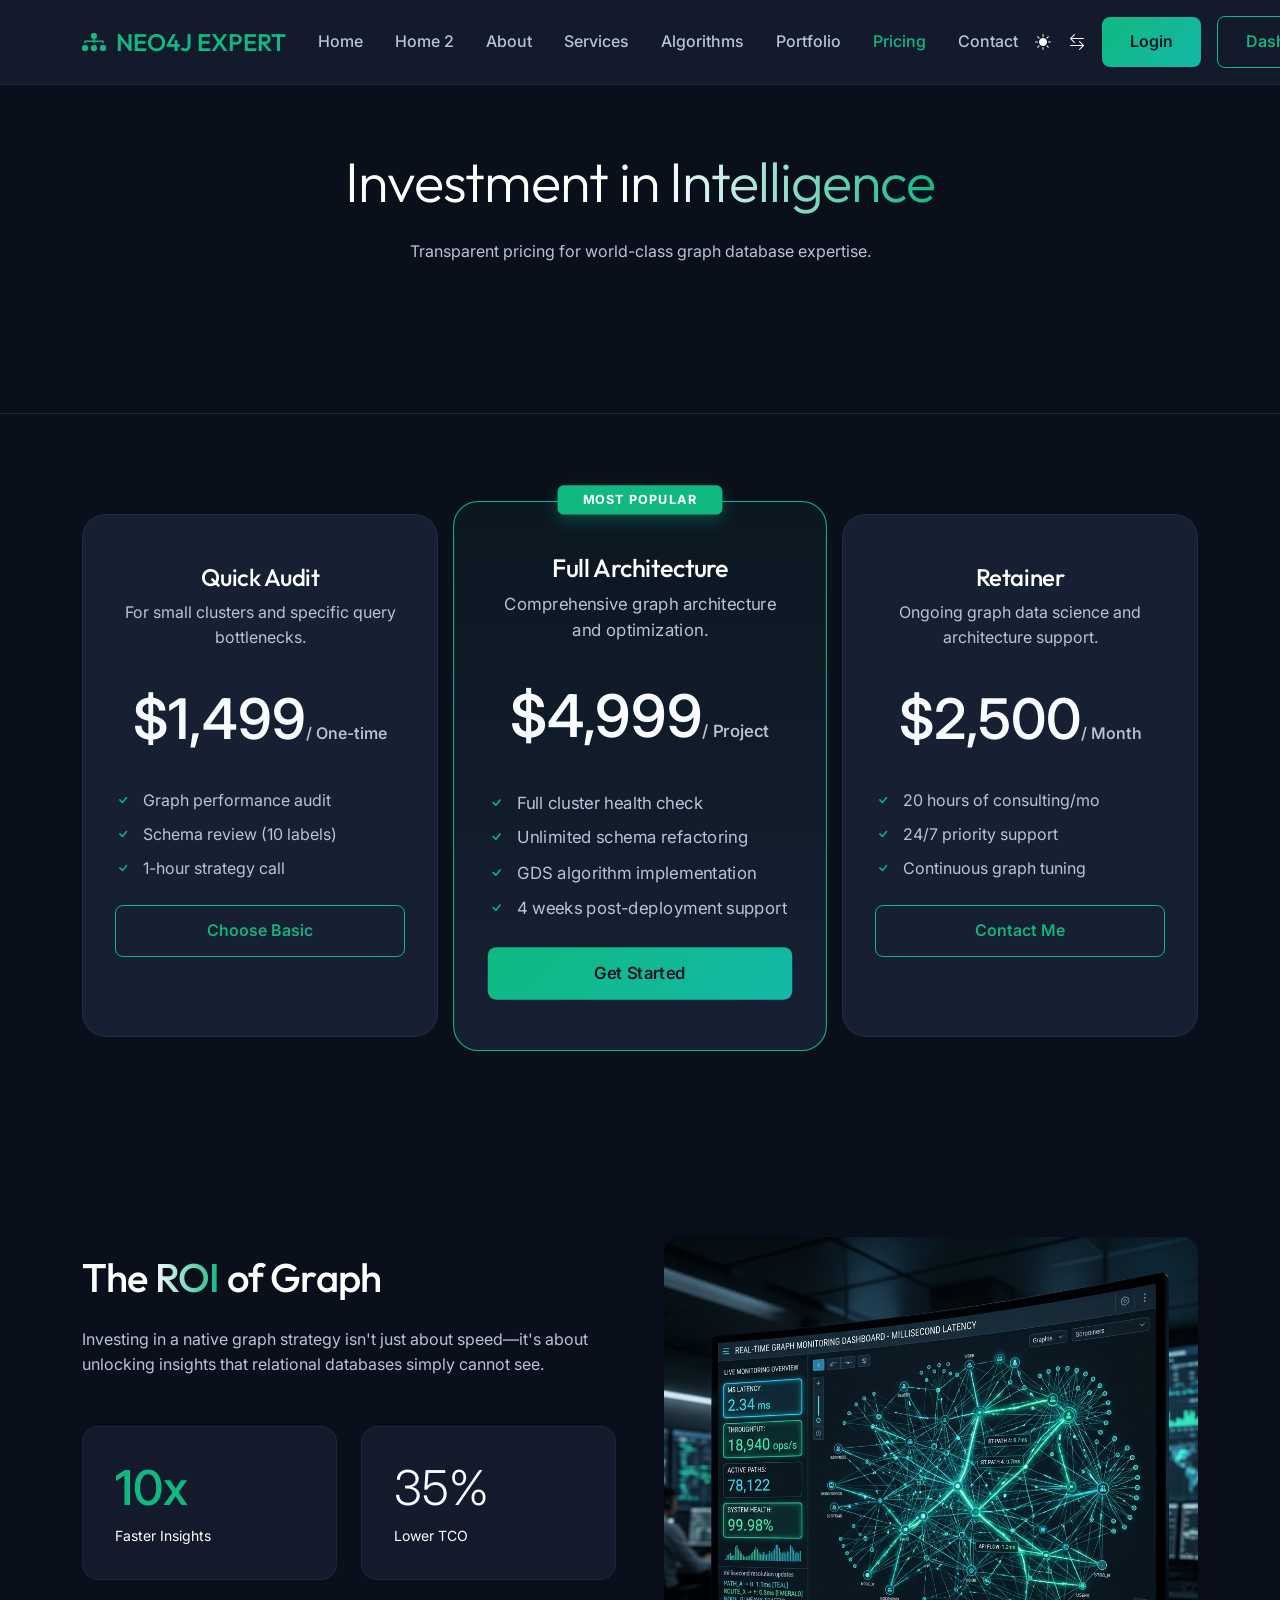
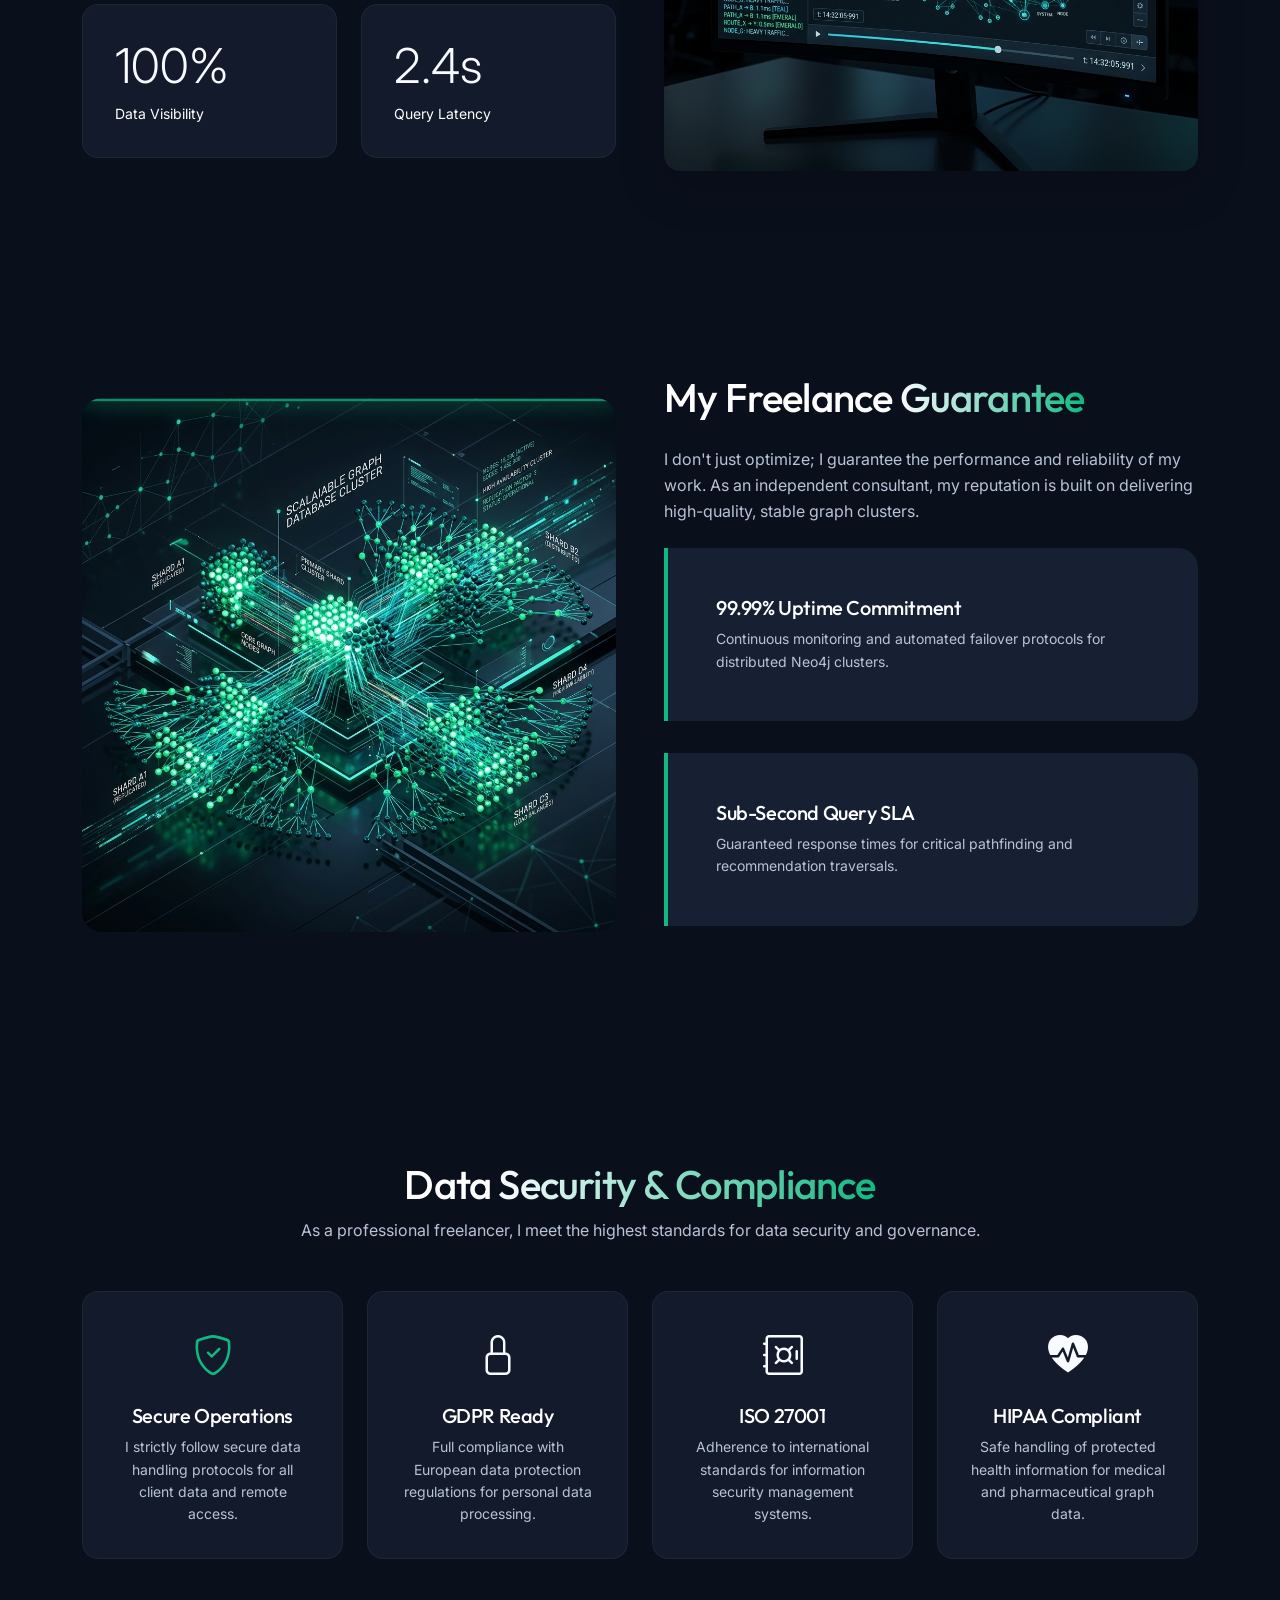
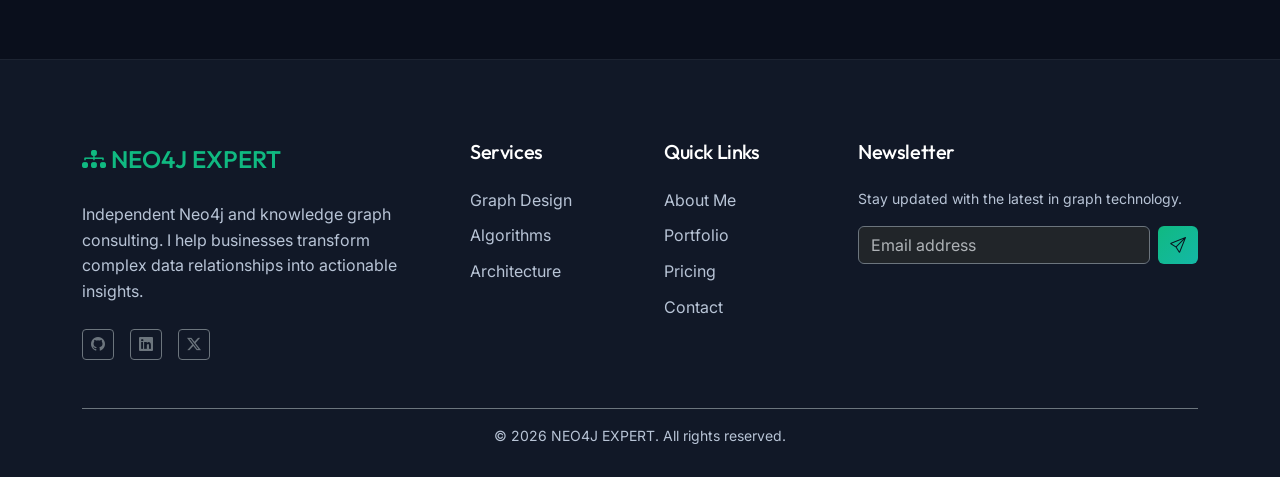
<file: pricing.html>
<!DOCTYPE html>
<html lang="en">
<head>
    <meta charset="UTF-8">
    <meta name="viewport" content="width=device-width, initial-scale=1.0">
    <title>Pricing | Freelance Neo4j Consultant</title>
    <link href="https://fonts.googleapis.com/css2?family=Inter:wght@400;500;600;700&family=Outfit:wght@400;500;600;700&display=swap" rel="stylesheet">
    <link rel="icon" type="image/svg+xml" href="assets/images/favicon.svg">

    <link href="https://cdn.jsdelivr.net/npm/bootstrap@5.3.0/dist/css/bootstrap.min.css" rel="stylesheet">
    <link href="https://cdn.jsdelivr.net/npm/bootstrap-icons@1.11.0/font/bootstrap-icons.css" rel="stylesheet">
    <link rel="stylesheet" href="assets/css/style.css">
    <style>
        .pricing-card {
            background: var(--card-bg);
            border: 1px solid var(--glass-border);
            border-radius: 24px;
            padding: 3rem 2rem;
            transition: var(--transition);
            text-align: center;
            height: 100%;
            position: relative;
        }
        .pricing-card.featured {
            border-color: var(--electric-emerald);
            background: linear-gradient(180deg, rgba(16, 185, 129, 0.05) 0%, var(--card-bg) 100%);
            transform: scale(1.05);
            z-index: 10;
        }
        .popular-badge {
            position: absolute;
            top: -16px;
            left: 50%;
            transform: translateX(-50%);
            padding: 0.5rem 1.5rem !important;
            font-size: 0.75rem !important;
            letter-spacing: 1px;
            box-shadow: 0 5px 15px rgba(16, 185, 129, 0.3);
            z-index: 20;
        }
        .price { font-size: 3.5rem; font-weight: 550; color: var(--text-primary); margin: 1.5rem 0; }
        .price span { font-size: 1rem; color: var(--text-muted); }
    </style>
</head>
<body>
    <nav class="navbar navbar-expand-xl navbar-custom">
        <div class="container">
            <a class="navbar-brand" href="index.html">
                <i class="bi bi-diagram-3-fill"></i>
                NEO4J EXPERT
            </a>
            <button class="navbar-toggler border-0 theme-aware-text" type="button" data-bs-toggle="collapse" data-bs-target="#navbarNav">
                <i class="bi bi-list fs-1"></i>
            </button>
            <div class="collapse navbar-collapse" id="navbarNav">
                <ul class="navbar-nav mx-auto">
                    <li class="nav-item"><a class="nav-link" href="index.html">Home</a></li>
                    <li class="nav-item"><a class="nav-link" href="home-2.html">Home 2</a></li>
                    <li class="nav-item"><a class="nav-link" href="about.html">About</a></li>
                    <li class="nav-item"><a class="nav-link" href="services.html">Services</a></li>
                    <li class="nav-item"><a class="nav-link" href="graph-algorithms.html">Algorithms</a></li>
                    <li class="nav-item"><a class="nav-link" href="portfolio.html">Portfolio</a></li>
                    <li class="nav-item"><a class="nav-link active" href="pricing.html">Pricing</a></li>
                    <li class="nav-item"><a class="nav-link" href="contact.html">Contact</a></li>
                </ul>
                <div class="d-flex align-items-center gap-3">
                    <button class="btn btn-link theme-aware-text p-0" id="theme-toggle"><i class="bi bi-sun-fill"></i></button>
                    <button class="btn btn-link theme-aware-text p-0" id="rtl-toggle"><i class="bi bi-arrow-left-right"></i></button>
                    <a href="login.html" class="btn-graph btn-primary-graph">Login</a>
                    <a href="dashboard.html" class="btn-graph btn-outline-graph">Dashboard</a>
                </div>
            </div>
        </div>
    </nav>

    <header class="section-padding mt-5 text-center">
        <div class="container">
            <h1 class="text-white display-4 mb-4">Investment in <span class="text-gradient">Intelligence</span></h1>
            <p class="text-muted mb-5">Transparent pricing for world-class graph database expertise.</p>
        </div>
    </header>

    <hr class="border-secondary opacity-25 m-0">

    <section class="section-padding">
        <div class="container">
            <div class="row g-4 align-items-stretch">
                <div class="col-lg-4">
                    <div class="pricing-card">
                        <h4 class="text-white">Quick Audit</h4>
                        <p class="text-muted">For small clusters and specific query bottlenecks.</p>
                        <div class="price">$1,499<span>/ One-time</span></div>
                        <ul class="list-unstyled text-muted mb-4 text-start">
                            <li class="mb-2"><i class="bi bi-check text-emerald me-2"></i> Graph performance audit</li>
                            <li class="mb-2"><i class="bi bi-check text-emerald me-2"></i> Schema review (10 labels)</li>
                            <li class="mb-2"><i class="bi bi-check text-emerald me-2"></i> 1-hour strategy call</li>
                        </ul>
                        <button class="btn-graph btn-outline-graph w-100 justify-content-center">Choose Basic</button>
                    </div>
                </div>
                <div class="col-lg-4">
                    <div class="pricing-card featured">
                        <span class="badge bg-emerald popular-badge">MOST POPULAR</span>
                        <h4 class="text-white">Full Architecture</h4>
                        <p class="text-muted">Comprehensive graph architecture and optimization.</p>
                        <div class="price">$4,999<span>/ Project</span></div>
                        <ul class="list-unstyled text-muted mb-4 text-start">
                            <li class="mb-2"><i class="bi bi-check text-emerald me-2"></i> Full cluster health check</li>
                            <li class="mb-2"><i class="bi bi-check text-emerald me-2"></i> Unlimited schema refactoring</li>
                            <li class="mb-2"><i class="bi bi-check text-emerald me-2"></i> GDS algorithm implementation</li>
                            <li class="mb-2"><i class="bi bi-check text-emerald me-2"></i> 4 weeks post-deployment support</li>
                        </ul>
                        <button class="btn-graph btn-primary-graph w-100 justify-content-center">Get Started</button>
                    </div>
                </div>
                <div class="col-lg-4">
                    <div class="pricing-card">
                        <h4 class="text-white">Retainer</h4>
                        <p class="text-muted">Ongoing graph data science and architecture support.</p>
                        <div class="price">$2,500<span>/ Month</span></div>
                        <ul class="list-unstyled text-muted mb-4 text-start">
                            <li class="mb-2"><i class="bi bi-check text-emerald me-2"></i> 20 hours of consulting/mo</li>
                            <li class="mb-2"><i class="bi bi-check text-emerald me-2"></i> 24/7 priority support</li>
                            <li class="mb-2"><i class="bi bi-check text-emerald me-2"></i> Continuous graph tuning</li>
                        </ul>
                        <button class="btn-graph btn-outline-graph w-100 justify-content-center">Contact Me</button>
                    </div>
                </div>
            </div>
        </div>
    </section>

    <!-- Unique Section 1: Value Assessment (Metric Grid) -->
    <section class="section-padding bg-secondary-bg">
        <div class="container">
            <div class="row g-5 align-items-center">
                <div class="col-lg-6">
                    <h2 class="text-white mb-4">The <span class="text-gradient">ROI</span> of Graph</h2>
                    <p class="text-muted mb-5">Investing in a native graph strategy isn't just about speed—it's about unlocking insights that relational databases simply cannot see.</p>
                    <div class="row g-4">
                        <div class="col-sm-6">
                            <div class="glass-card reveal-on-scroll bounce-reveal">
                                <div class="display-5 text-emerald mb-2">10x</div>
                                <p class="text-white small mb-0">Faster Insights</p>
                            </div>
                        </div>
                        <div class="col-sm-6">
                            <div class="glass-card reveal-on-scroll bounce-reveal" style="transition-delay: 0.1s;">
                                <div class="display-5 text-blue mb-2">35%</div>
                                <p class="text-white small mb-0">Lower TCO</p>
                            </div>
                        </div>
                        <div class="col-sm-6">
                            <div class="glass-card reveal-on-scroll bounce-reveal" style="transition-delay: 0.2s;">
                                <div class="display-5 text-teal mb-2">100%</div>
                                <p class="text-white small mb-0">Data Visibility</p>
                            </div>
                        </div>
                        <div class="col-sm-6">
                            <div class="glass-card reveal-on-scroll bounce-reveal" style="transition-delay: 0.3s;">
                                <div class="display-5 text-orange mb-2">2.4s</div>
                                <p class="text-white small mb-0">Query Latency</p>
                            </div>
                        </div>
                    </div>
                </div>
                <div class="col-lg-6">
                    <img src="assets/images/realtime.png" alt="ROI Analysis" class="img-fluid rounded-4 shadow-lg pulse-glow">
                </div>
            </div>
        </div>
    </section>

    <!-- Unique Section 2: Graph Transition Workflow (Zig-Zag) -->
    <section class="section-padding">
        <div class="container">
            <div class="row g-5 align-items-center flex-row-reverse">
                <div class="col-lg-6">
                    <h2 class="text-white mb-4">My Freelance <span class="text-gradient">Guarantee</span></h2>
                    <p class="text-muted mb-4">I don't just optimize; I guarantee the performance and reliability of my work. As an independent consultant, my reputation is built on delivering high-quality, stable graph clusters.</p>
                    <div class="sticky-card reveal-on-scroll">
                        <h5 class="text-white">99.99% Uptime Commitment</h5>
                        <p class="text-muted small mb-0">Continuous monitoring and automated failover protocols for distributed Neo4j clusters.</p>
                    </div>
                    <div class="sticky-card reveal-on-scroll">
                        <h5 class="text-white">Sub-Second Query SLA</h5>
                        <p class="text-muted small mb-0">Guaranteed response times for critical pathfinding and recommendation traversals.</p>
                    </div>
                </div>
                <div class="col-lg-6">
                    <div class="scan-container reveal-on-scroll">
                        <div class="scan-line"></div>
                        <img src="assets/images/scalable.png" alt="SLA Monitoring" class="img-fluid rounded-4">
                    </div>
                </div>
            </div>
        </div>
    </section>

    <!-- Unique Section 3: Compliance & Security (Security Grid) -->
    <section class="section-padding bg-secondary-bg">
        <div class="container">
            <div class="text-center mb-5">
                <h2 class="text-white">Data <span class="text-gradient">Security & Compliance</span></h2>
                <p class="text-muted">As a professional freelancer, I meet the highest standards for data security and governance.</p>
            </div>
            <div class="row g-4">
                <div class="col-lg-6 col-xl-3 col-md-6">
                    <div class="glass-card text-center reveal-on-scroll bounce-reveal">
                        <div class="fs-1 text-emerald mb-3"><i class="bi bi-shield-check"></i></div>
                        <h5 class="text-white">Secure Operations</h5>
                        <p class="text-muted small mb-0">I strictly follow secure data handling protocols for all client data and remote access.</p>
                    </div>
                </div>
                <div class="col-lg-6 col-xl-3 col-md-6">
                    <div class="glass-card text-center reveal-on-scroll bounce-reveal" style="transition-delay: 0.1s;">
                        <div class="fs-1 text-blue mb-3"><i class="bi bi-lock"></i></div>
                        <h5 class="text-white">GDPR Ready</h5>
                        <p class="text-muted small mb-0">Full compliance with European data protection regulations for personal data processing.</p>
                    </div>
                </div>
                <div class="col-lg-6 col-xl-3 col-md-6">
                    <div class="glass-card text-center reveal-on-scroll bounce-reveal" style="transition-delay: 0.2s;">
                        <div class="fs-1 text-teal mb-3"><i class="bi bi-safe"></i></div>
                        <h5 class="text-white">ISO 27001</h5>
                        <p class="text-muted small mb-0">Adherence to international standards for information security management systems.</p>
                    </div>
                </div>
                <div class="col-lg-6 col-xl-3 col-md-6">
                    <div class="glass-card text-center reveal-on-scroll bounce-reveal" style="transition-delay: 0.3s;">
                        <div class="fs-1 text-orange mb-3"><i class="bi bi-heart-pulse-fill"></i></div>
                        <h5 class="text-white">HIPAA Compliant</h5>
                        <p class="text-muted small mb-0">Safe handling of protected health information for medical and pharmaceutical graph data.</p>
                    </div>
                </div>
            </div>
        </div>
    </section>

    <!-- Footer -->
    <footer class="footer-custom">
        <div class="container">
            <div class="row g-5">
                <div class="col-lg-4">
                    <a class="navbar-brand mb-4 d-block" href="#">
                        <i class="bi bi-diagram-3-fill"></i>
                        NEO4J EXPERT
                    </a>
                    <p class="text-muted">Independent Neo4j and knowledge graph consulting. I help businesses transform complex data relationships into actionable insights.</p>
                    <div class="d-flex gap-3 mt-4">
                        <a href="#" class="btn btn-outline-secondary btn-sm"><i class="bi bi-github"></i></a>
                        <a href="#" class="btn btn-outline-secondary btn-sm"><i class="bi bi-linkedin"></i></a>
                        <a href="#" class="btn btn-outline-secondary btn-sm"><i class="bi bi-twitter-x"></i></a>
                    </div>
                </div>
                <div class="col-lg-2">
                    <h5 class="text-white mb-4">Services</h5>
                    <a href="services.html" class="footer-link">Graph Design</a>
                    <a href="graph-algorithms.html" class="footer-link">Algorithms</a>
                    <a href="services.html" class="footer-link">Architecture</a>
                </div>
                <div class="col-lg-2">
                    <h5 class="text-white mb-4">Quick Links</h5>
                    <a href="about.html" class="footer-link">About Me</a>
                    <a href="portfolio.html" class="footer-link">Portfolio</a>
                    <a href="pricing.html" class="footer-link">Pricing</a>
                    <a href="contact.html" class="footer-link">Contact</a>
                </div>
                <div class="col-lg-4">
                    <h5 class="text-white mb-4">Newsletter</h5>
                    <p class="text-muted small">Stay updated with the latest in graph technology.</p>
                    <form class="d-flex gap-2">
                        <input type="email" class="form-control bg-dark border-secondary text-white" placeholder="Email address">
                        <button class="btn btn-primary-graph border-0"><i class="bi bi-send"></i></button>
                    </form>
                </div>
            </div>
            <div class="border-top border-secondary mt-5 pt-3 text-center">
                <p class="text-muted small mb-0">&copy; 2026 NEO4J EXPERT. All rights reserved.</p>
            </div>
        </div>
    </footer>
    <script src="https://cdn.jsdelivr.net/npm/bootstrap@5.3.0/dist/js/bootstrap.bundle.min.js"></script>
    <script src="assets/js/main.js"></script>
</body>
</html>
</file>
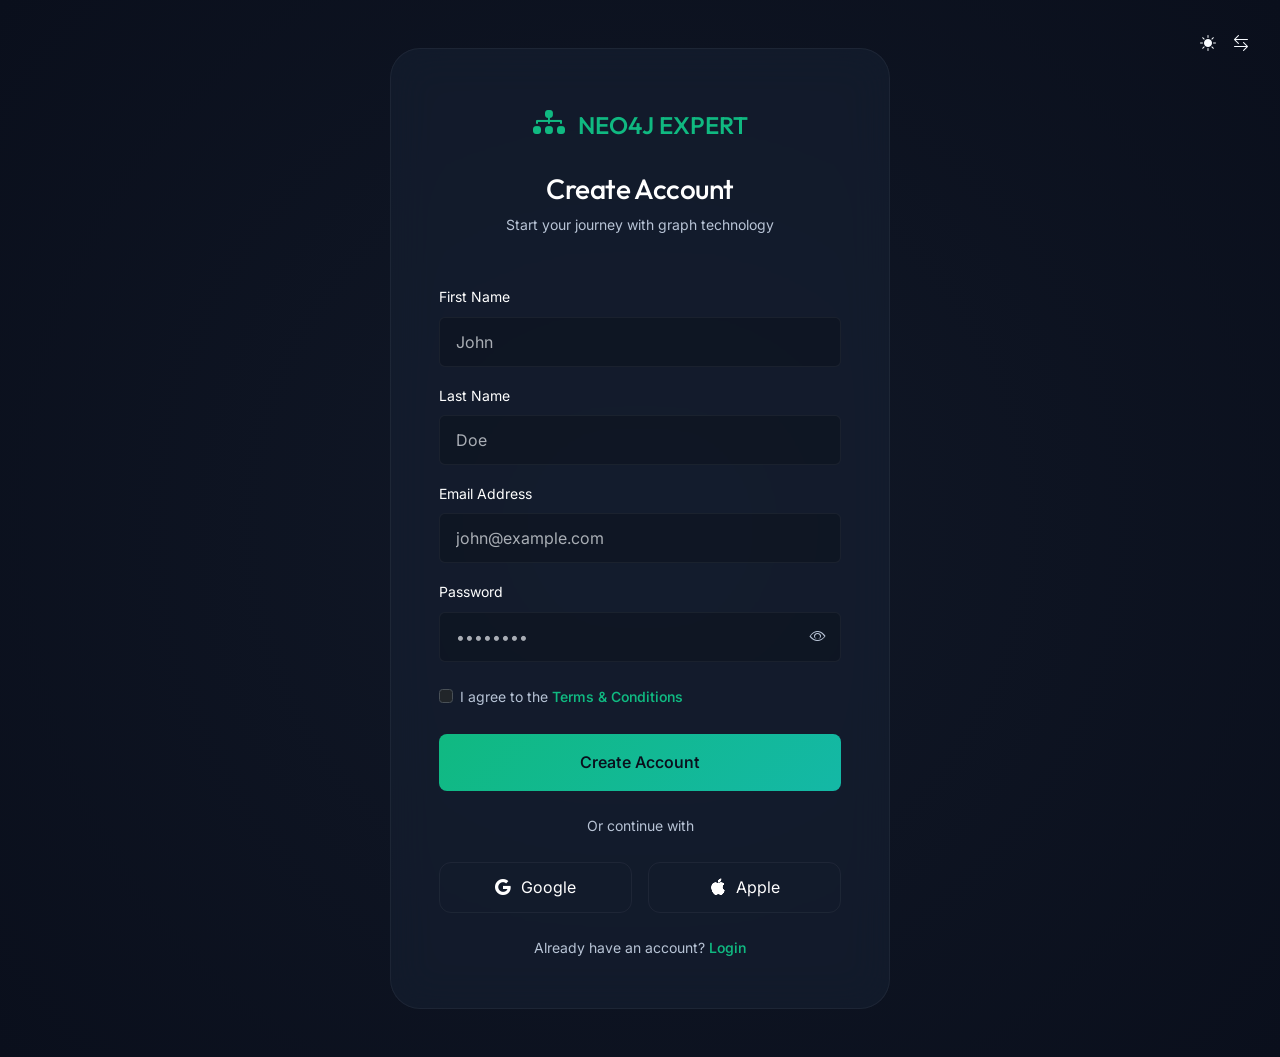
<file: register.html>
<!DOCTYPE html>
<html lang="en">
<head>
    <meta charset="UTF-8">
    <meta name="viewport" content="width=device-width, initial-scale=1.0">
    <title>Register | Freelance Neo4j Consultant</title>
    <link href="https://fonts.googleapis.com/css2?family=Inter:wght@400;500;600;700&family=Outfit:wght@400;500;600;700&display=swap" rel="stylesheet">
    <link rel="icon" type="image/svg+xml" href="assets/images/favicon.svg">

    <link href="https://cdn.jsdelivr.net/npm/bootstrap@5.3.0/dist/css/bootstrap.min.css" rel="stylesheet">
    <link href="https://cdn.jsdelivr.net/npm/bootstrap-icons@1.11.0/font/bootstrap-icons.css" rel="stylesheet">
    <link rel="stylesheet" href="assets/css/style.css">
    <style>
        body { min-height: 100vh; display: flex; align-items: center; justify-content: center; background: radial-gradient(circle at center, #111827 0%, #0a0f1c 100%); padding: 3rem 0; }
        .auth-card { width: 100%; max-width: 500px; padding: 3rem; border: 1px solid var(--glass-border); background: rgba(23, 32, 51, 0.6); backdrop-filter: blur(20px); border-radius: 30px; }
        .form-control { background: rgba(0,0,0,0.2); border: 1px solid var(--glass-border); color: #fff; padding: 12px 16px; }
        .form-control:focus { background: rgba(0,0,0,0.3); border-color: var(--electric-emerald); color: #fff; box-shadow: none; }
        .btn-graph { justify-content: center; }
        .social-btn { flex: 1; display: flex; align-items: center; justify-content: center; gap: 10px; padding: 12px; border: 1px solid var(--glass-border); border-radius: 12px; color: #fff; transition: var(--transition); }
        .social-btn:hover { background: rgba(255,255,255,0.05); }
        .auth-controls { position: absolute; top: 30px; right: 30px; display: flex; gap: 15px; }
        .eye-btn { position: absolute; right: 15px; top: 50%; transform: translateY(-50%); cursor: pointer; color: var(--text-muted); }
        [dir="rtl"] .eye-btn { right: auto; left: 15px; }
        @media (max-width: 576px) {
            body { padding: 5rem 0 2rem; }
            .auth-card { width: 92%; padding: 2rem 1.5rem; border-radius: 20px; }
            .auth-controls { top: 20px; right: 20px; }
        }

        /* Light Mode Overrides */
        body.light-mode { background: radial-gradient(circle at center, #f8fafc 0%, #e2e8f0 100%); }
        body.light-mode .auth-card { background: rgba(255, 255, 255, 0.7); border-color: rgba(0, 0, 0, 0.1); }
        body.light-mode .text-white, body.light-mode h3 { color: #1e293b !important; }
        body.light-mode .form-control { background: rgba(255, 255, 255, 0.5); border-color: rgba(0, 0, 0, 0.1); color: #1e293b; }
        body.light-mode .form-control:focus { background: #fff; }
        body.light-mode .social-btn { border-color: rgba(0, 0, 0, 0.1); color: #1e293b; }
        body.light-mode .social-btn:hover { background: rgba(0,0,0,0.05); }
        .auth-card a:hover { color: var(--graph-teal) !important; }
    </style>
</head>
<body>

    <div class="auth-controls">
        <button class="btn btn-link theme-aware-text p-0" id="theme-toggle"><i class="bi bi-sun-fill"></i></button>
        <button class="btn btn-link theme-aware-text p-0" id="rtl-toggle"><i class="bi bi-arrow-left-right"></i></button>
    </div>

    <div class="auth-card text-center">
        <a href="index.html" class="navbar-brand mb-4 d-inline-block">
            <i class="bi bi-diagram-3-fill fs-2"></i>
            <span class="ms-2">NEO4J EXPERT</span>
        </a>
        <h3 class="text-white mb-2">Create Account</h3>
        <p class="text-muted small mb-5">Start your journey with graph technology</p>

        <form>
            <div class="row g-3">
                <div class="col-12 text-start">
                    <label class="text-white mb-2 small">First Name</label>
                    <input type="text" class="form-control" placeholder="John">
                </div>
                <div class="col-12 text-start">
                    <label class="text-white mb-2 small">Last Name</label>
                    <input type="text" class="form-control" placeholder="Doe">
                </div>
                <div class="col-12 text-start">
                    <label class="text-white mb-2 small">Email Address</label>
                    <input type="email" class="form-control" placeholder="john@example.com">
                </div>
                <div class="col-12 text-start">
                    <label class="text-white mb-2 small">Password</label>
                    <div class="position-relative">
                        <input type="password" class="form-control" id="password" placeholder="••••••••">
                        <i class="bi bi-eye eye-btn" onclick="togglePassword()"></i>
                    </div>
                </div>
            </div>

            <div class="form-check text-start my-4 small">
                <input class="form-check-input" type="checkbox" id="terms">
                <label class="form-check-label text-muted" for="terms">I agree to the <a href="#" class="text-emerald">Terms & Conditions</a></label>
            </div>

            <button class="btn-graph btn-primary-graph w-100 py-3 mb-4">Create Account</button>

            <div class="text-muted small mb-4">Or continue with</div>

            <div class="d-flex gap-3 mb-4">
                <a href="#" class="social-btn">
                    <i class="bi bi-google"></i> Google
                </a>
                <a href="#" class="social-btn">
                    <i class="bi bi-apple"></i> Apple
                </a>
            </div>

            <p class="text-muted small mb-0">Already have an account? <a href="login.html" class="text-emerald">Login</a></p>
        </form>
    </div>

    <script src="assets/js/main.js"></script>
    <script>
        function togglePassword() {
            const pwd = document.getElementById('password');
            const eye = document.querySelector('.eye-btn');
            if (pwd.type === 'password') {
                pwd.type = 'text';
                eye.classList.replace('bi-eye', 'bi-eye-slash');
            } else {
                pwd.type = 'password';
                eye.classList.replace('bi-eye-slash', 'bi-eye');
            }
        }
    </script>
</body>
</html>
</file>
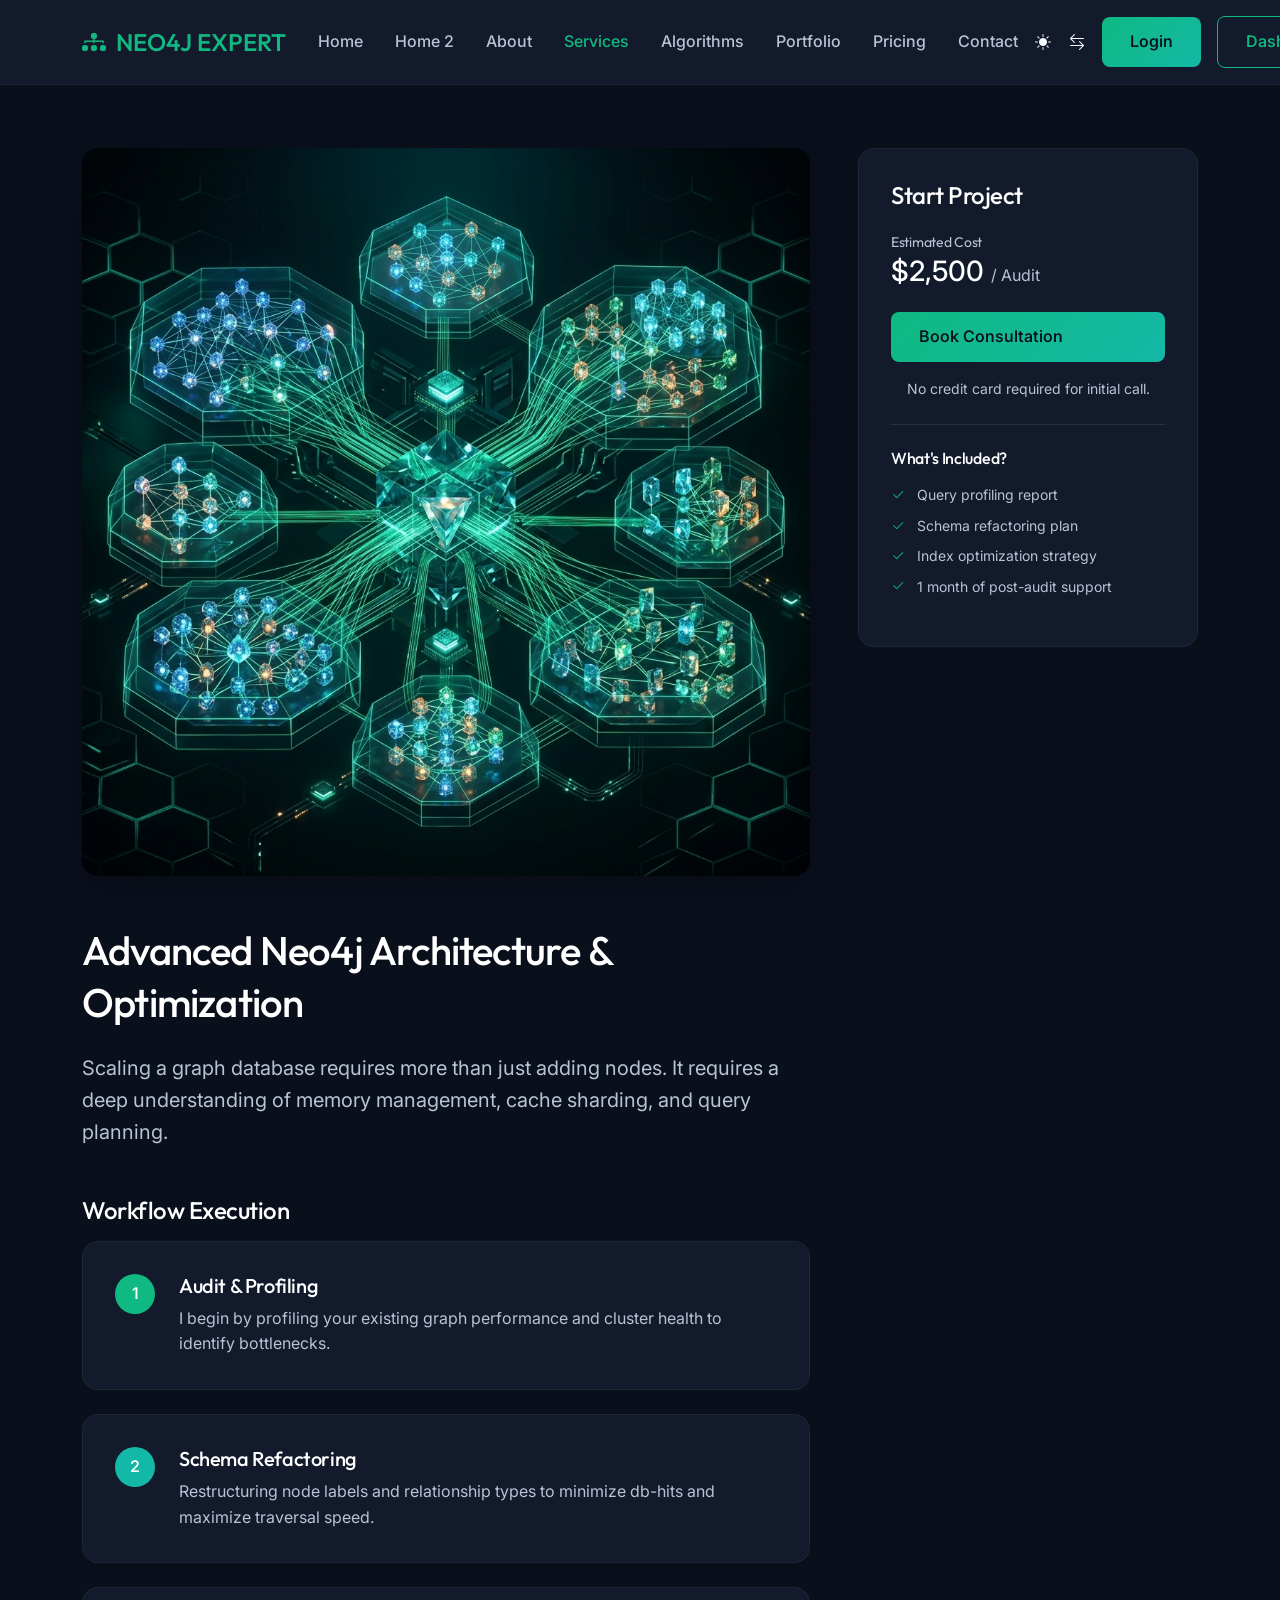
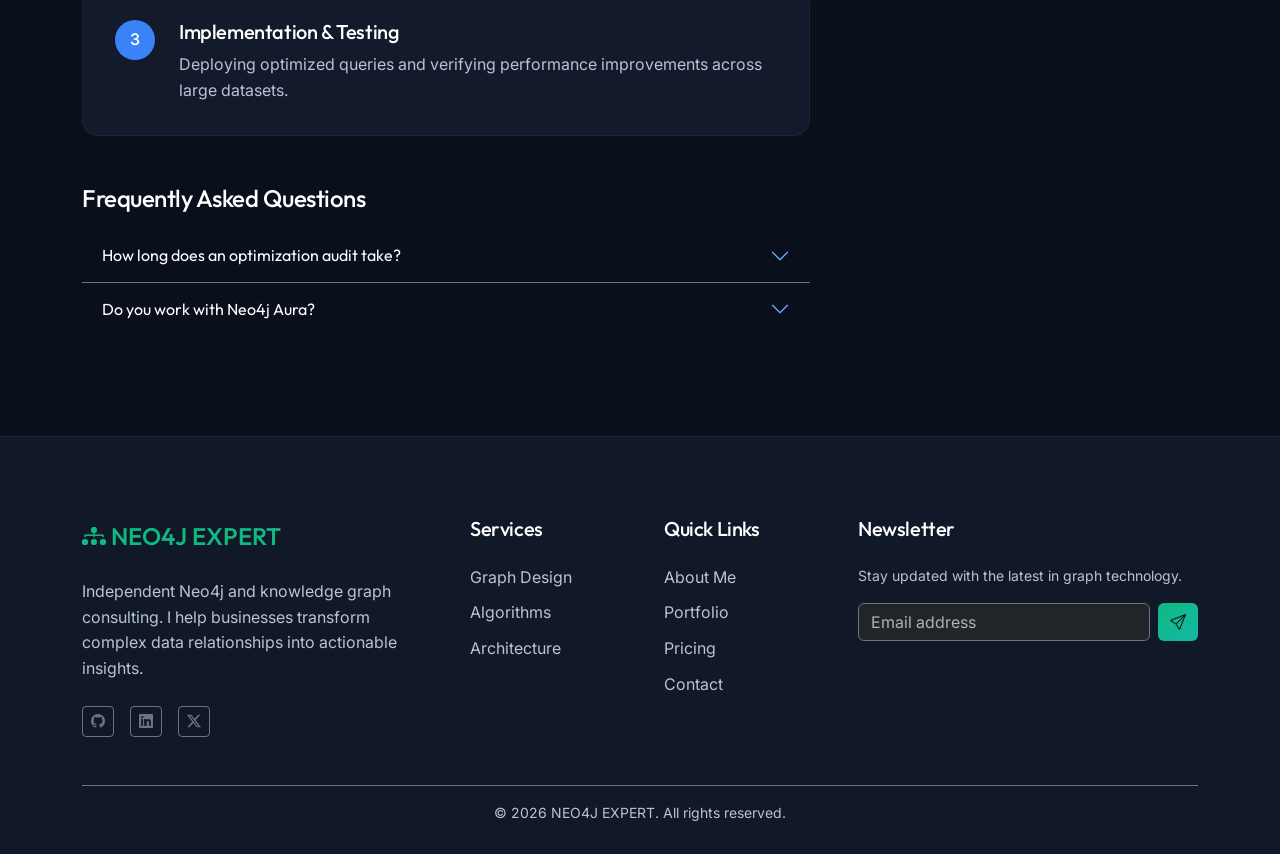
<file: service-details.html>
<!DOCTYPE html>
<html lang="en">
<head>
    <meta charset="UTF-8">
    <meta name="viewport" content="width=device-width, initial-scale=1.0">
    <title>Service Details | Freelance Neo4j Consultant</title>
    <link href="https://fonts.googleapis.com/css2?family=Inter:wght@400;500;600;700&family=Outfit:wght@400;500;600;700&display=swap" rel="stylesheet">
    <link rel="icon" type="image/svg+xml" href="assets/images/favicon.svg">

    <link href="https://cdn.jsdelivr.net/npm/bootstrap@5.3.0/dist/css/bootstrap.min.css" rel="stylesheet">
    <link href="https://cdn.jsdelivr.net/npm/bootstrap-icons@1.11.0/font/bootstrap-icons.css" rel="stylesheet">
    <link rel="stylesheet" href="assets/css/style.css">
</head>
<body>
    <nav class="navbar navbar-expand-xl navbar-custom">
        <div class="container">
            <a class="navbar-brand" href="index.html">
                <i class="bi bi-diagram-3-fill"></i>
                NEO4J EXPERT
            </a>
            <button class="navbar-toggler border-0 theme-aware-text" type="button" data-bs-toggle="collapse" data-bs-target="#navbarNav">
                <i class="bi bi-list fs-1"></i>
            </button>
            <div class="collapse navbar-collapse" id="navbarNav">
                <ul class="navbar-nav mx-auto">
                    <li class="nav-item"><a class="nav-link" href="index.html">Home</a></li>
                    <li class="nav-item"><a class="nav-link" href="home-2.html">Home 2</a></li>
                    <li class="nav-item"><a class="nav-link" href="about.html">About</a></li>
                    <li class="nav-item"><a class="nav-link active" href="services.html">Services</a></li>
                    <li class="nav-item"><a class="nav-link" href="graph-algorithms.html">Algorithms</a></li>
                    <li class="nav-item"><a class="nav-link" href="portfolio.html">Portfolio</a></li>
                    <li class="nav-item"><a class="nav-link" href="pricing.html">Pricing</a></li>
                    <li class="nav-item"><a class="nav-link" href="contact.html">Contact</a></li>
                </ul>
                <div class="d-flex align-items-center gap-3">
                    <button class="btn btn-link theme-aware-text p-0" id="theme-toggle"><i class="bi bi-sun-fill"></i></button>
                    <button class="btn btn-link theme-aware-text p-0" id="rtl-toggle"><i class="bi bi-arrow-left-right"></i></button>
                    <a href="login.html" class="btn-graph btn-primary-graph">Login</a>
                    <a href="dashboard.html" class="btn-graph btn-outline-graph">Dashboard</a>
                </div>
            </div>
        </div>
    </nav>

    <section class="section-padding mt-5">
        <div class="container">
            <div class="row g-5">
                <div class="col-lg-8">
                    <img src="assets/images/service-detail-architecture.png" alt="Neo4j Architecture" class="img-fluid rounded-4 mb-5 shadow-lg reveal-on-scroll bounce-reveal">
                    <h2 class="text-white mb-4">Advanced Neo4j Architecture & Optimization</h2>
                    <p class="text-muted fs-5">Scaling a graph database requires more than just adding nodes. It requires a deep understanding of memory management, cache sharding, and query planning.</p>
                    
                    <div class="my-5">
                        <h4 class="text-white mb-3">Workflow Execution</h4>
                        <div class="glass-card mb-4">
                            <div class="d-flex gap-4">
                                <div class="bg-emerald rounded-circle d-flex align-items-center justify-content-center flex-shrink-0" style="width: 40px; height: 40px; color: var(--primary-bg); font-weight: 550;">1</div>
                                <div>
                                    <h5 class="text-white">Audit & Profiling</h5>
                                    <p class="text-muted mb-0">I begin by profiling your existing graph performance and cluster health to identify bottlenecks.</p>
                                </div>
                            </div>
                        </div>
                        <div class="glass-card mb-4">
                            <div class="d-flex gap-4">
                                <div class="bg-teal rounded-circle d-flex align-items-center justify-content-center flex-shrink-0" style="width: 40px; height: 40px; color: var(--primary-bg); font-weight: 550;">2</div>
                                <div>
                                    <h5 class="text-white">Schema Refactoring</h5>
                                    <p class="text-muted mb-0">Restructuring node labels and relationship types to minimize db-hits and maximize traversal speed.</p>
                                </div>
                            </div>
                        </div>
                        <div class="glass-card">
                            <div class="d-flex gap-4">
                                <div class="bg-blue rounded-circle d-flex align-items-center justify-content-center flex-shrink-0" style="width: 40px; height: 40px; color: var(--primary-bg); font-weight: 550;">3</div>
                                <div>
                                    <h5 class="text-white">Implementation & Testing</h5>
                                    <p class="text-muted mb-0">Deploying optimized queries and verifying performance improvements across large datasets.</p>
                                </div>
                            </div>
                        </div>
                    </div>

                    <h4 class="text-white mb-3">Frequently Asked Questions</h4>
                    <div class="accordion accordion-flush bg-transparent" id="faqAccordion">
                        <div class="accordion-item bg-transparent border-secondary">
                            <h2 class="accordion-header">
                                <button class="accordion-button collapsed bg-transparent text-white" type="button" data-bs-toggle="collapse" data-bs-target="#f1">
                                    How long does an optimization audit take?
                                </button>
                            </h2>
                            <div id="f1" class="accordion-collapse collapse" data-bs-parent="#faqAccordion">
                                <div class="accordion-body text-muted">A typical audit takes 1-2 weeks depending on the complexity of your graph schema and query volume.</div>
                            </div>
                        </div>
                        <div class="accordion-item bg-transparent border-secondary">
                            <h2 class="accordion-header">
                                <button class="accordion-button collapsed bg-transparent text-white" type="button" data-bs-toggle="collapse" data-bs-target="#f2">
                                    Do you work with Neo4j Aura?
                                </button>
                            </h2>
                            <div id="f2" class="accordion-collapse collapse" data-bs-parent="#faqAccordion">
                                <div class="accordion-body text-muted">Yes, I have extensive experience with AuraDB and AuraDS, including professional tier deployments.</div>
                            </div>
                        </div>
                    </div>
                </div>

                <div class="col-lg-4">
                    <div class="glass-card sticky-top" style="top: 100px;">
                        <h4 class="text-white mb-4">Start Project</h4>
                        <div class="mb-4">
                            <h6 class="text-muted small mb-1">Estimated Cost</h6>
                            <div class="h3 text-white">$2,500 <span class="fs-6 text-muted">/ Audit</span></div>
                        </div>
                        <button class="btn-graph btn-primary-graph w-100 mb-3">Book Consultation</button>
                        <p class="text-muted small text-center mb-0">No credit card required for initial call.</p>
                        
                        <hr class="border-secondary my-4">
                        
                        <h6 class="text-white mb-3">What's Included?</h6>
                        <ul class="list-unstyled small text-muted">
                            <li class="mb-2"><i class="bi bi-check2 text-emerald me-2"></i> Query profiling report</li>
                            <li class="mb-2"><i class="bi bi-check2 text-emerald me-2"></i> Schema refactoring plan</li>
                            <li class="mb-2"><i class="bi bi-check2 text-emerald me-2"></i> Index optimization strategy</li>
                            <li><i class="bi bi-check2 text-emerald me-2"></i> 1 month of post-audit support</li>
                        </ul>
                    </div>
                </div>
            </div>
        </div>
    </section>

    <!-- Footer -->
    <footer class="footer-custom">
        <div class="container">
            <div class="row g-5">
                <div class="col-lg-4">
                    <a class="navbar-brand mb-4 d-block" href="#">
                        <i class="bi bi-diagram-3-fill"></i>
                        NEO4J EXPERT
                    </a>
                    <p class="text-muted">Independent Neo4j and knowledge graph consulting. I help businesses transform complex data relationships into actionable insights.</p>
                    <div class="d-flex gap-3 mt-4">
                        <a href="#" class="btn btn-outline-secondary btn-sm"><i class="bi bi-github"></i></a>
                        <a href="#" class="btn btn-outline-secondary btn-sm"><i class="bi bi-linkedin"></i></a>
                        <a href="#" class="btn btn-outline-secondary btn-sm"><i class="bi bi-twitter-x"></i></a>
                    </div>
                </div>
                <div class="col-lg-2">
                    <h5 class="text-white mb-4">Services</h5>
                    <a href="services.html" class="footer-link">Graph Design</a>
                    <a href="graph-algorithms.html" class="footer-link">Algorithms</a>
                    <a href="services.html" class="footer-link">Architecture</a>
                </div>
                <div class="col-lg-2">
                    <h5 class="text-white mb-4">Quick Links</h5>
                    <a href="about.html" class="footer-link">About Me</a>
                    <a href="portfolio.html" class="footer-link">Portfolio</a>
                    <a href="pricing.html" class="footer-link">Pricing</a>
                    <a href="contact.html" class="footer-link">Contact</a>
                </div>
                <div class="col-lg-4">
                    <h5 class="text-white mb-4">Newsletter</h5>
                    <p class="text-muted small">Stay updated with the latest in graph technology.</p>
                    <form class="d-flex gap-2">
                        <input type="email" class="form-control bg-dark border-secondary text-white" placeholder="Email address">
                        <button class="btn btn-primary-graph border-0"><i class="bi bi-send"></i></button>
                    </form>
                </div>
            </div>
            <div class="border-top border-secondary mt-5 pt-3 text-center">
                <p class="text-muted small mb-0">&copy; 2026 NEO4J EXPERT. All rights reserved.</p>
            </div>
        </div>
    </footer>

    <script src="https://cdn.jsdelivr.net/npm/bootstrap@5.3.0/dist/js/bootstrap.bundle.min.js"></script>
    <script src="assets/js/main.js"></script>
</body>
</html>
</file>
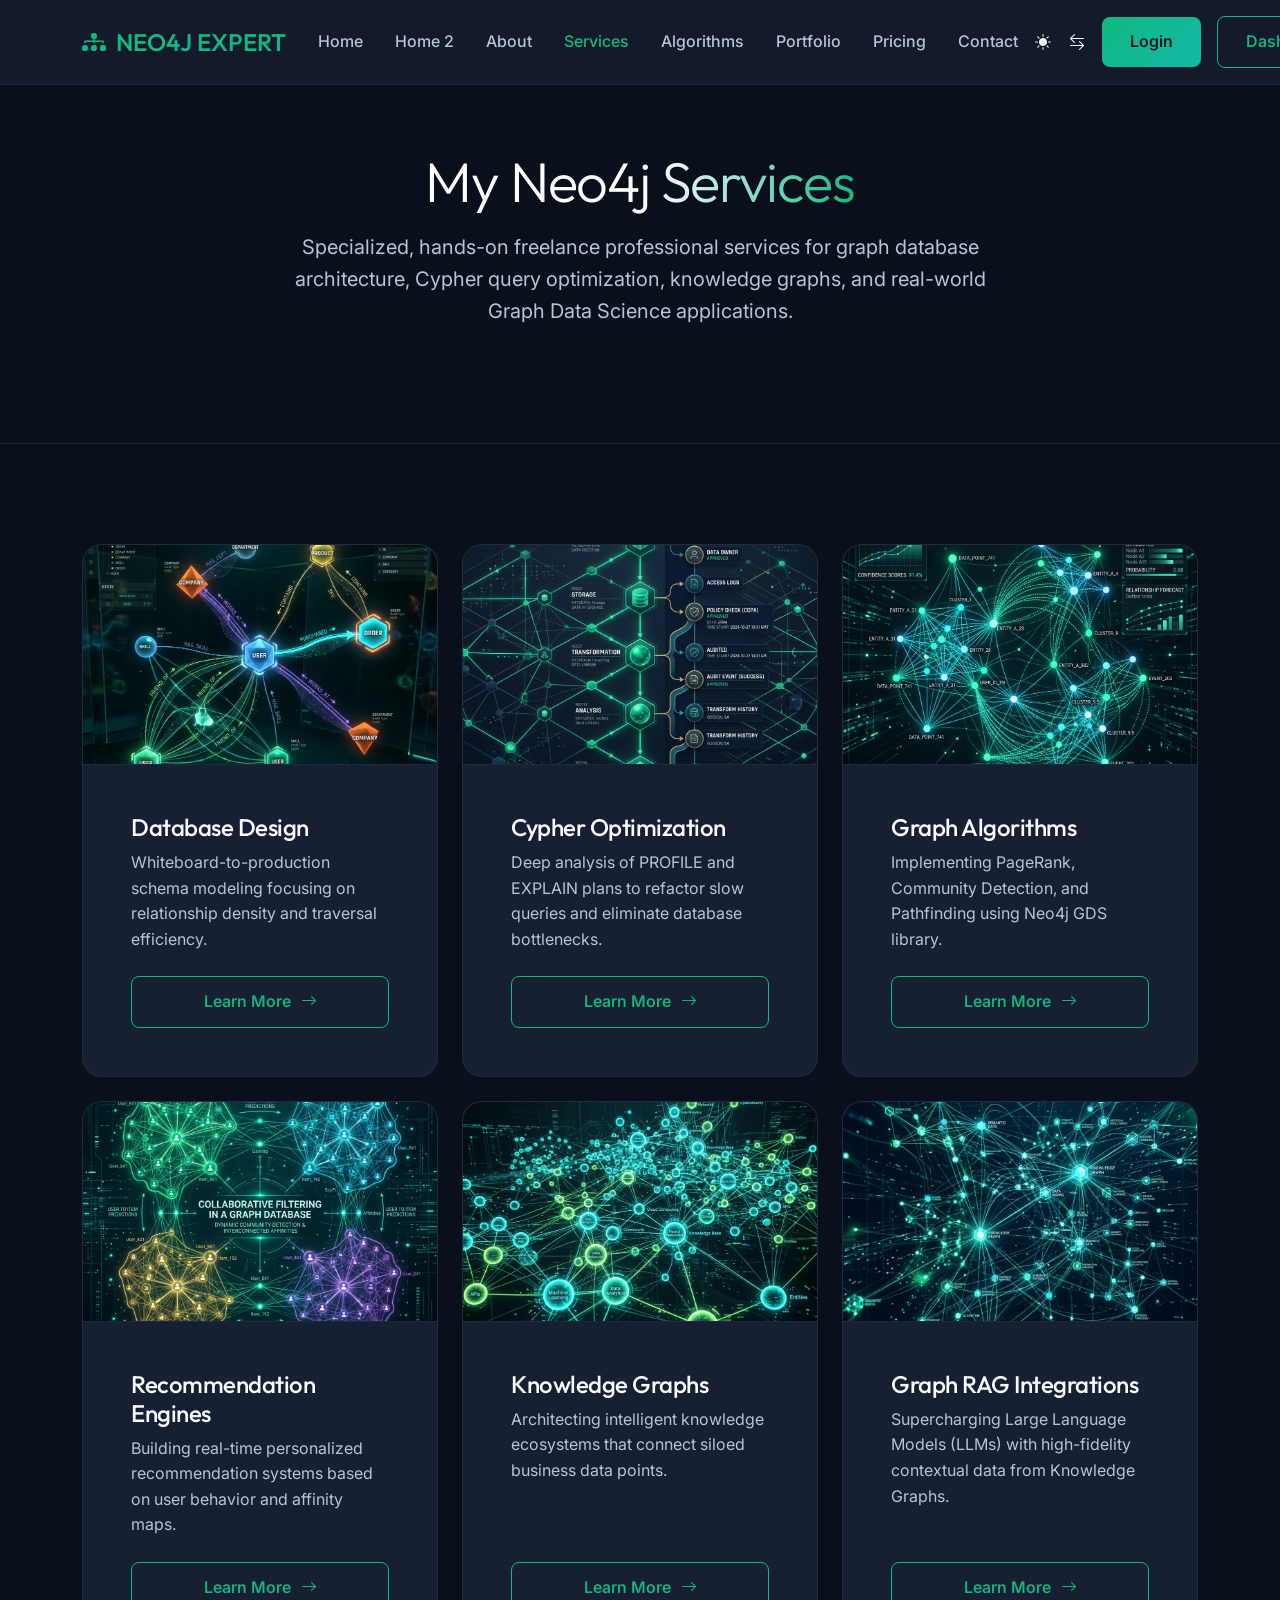
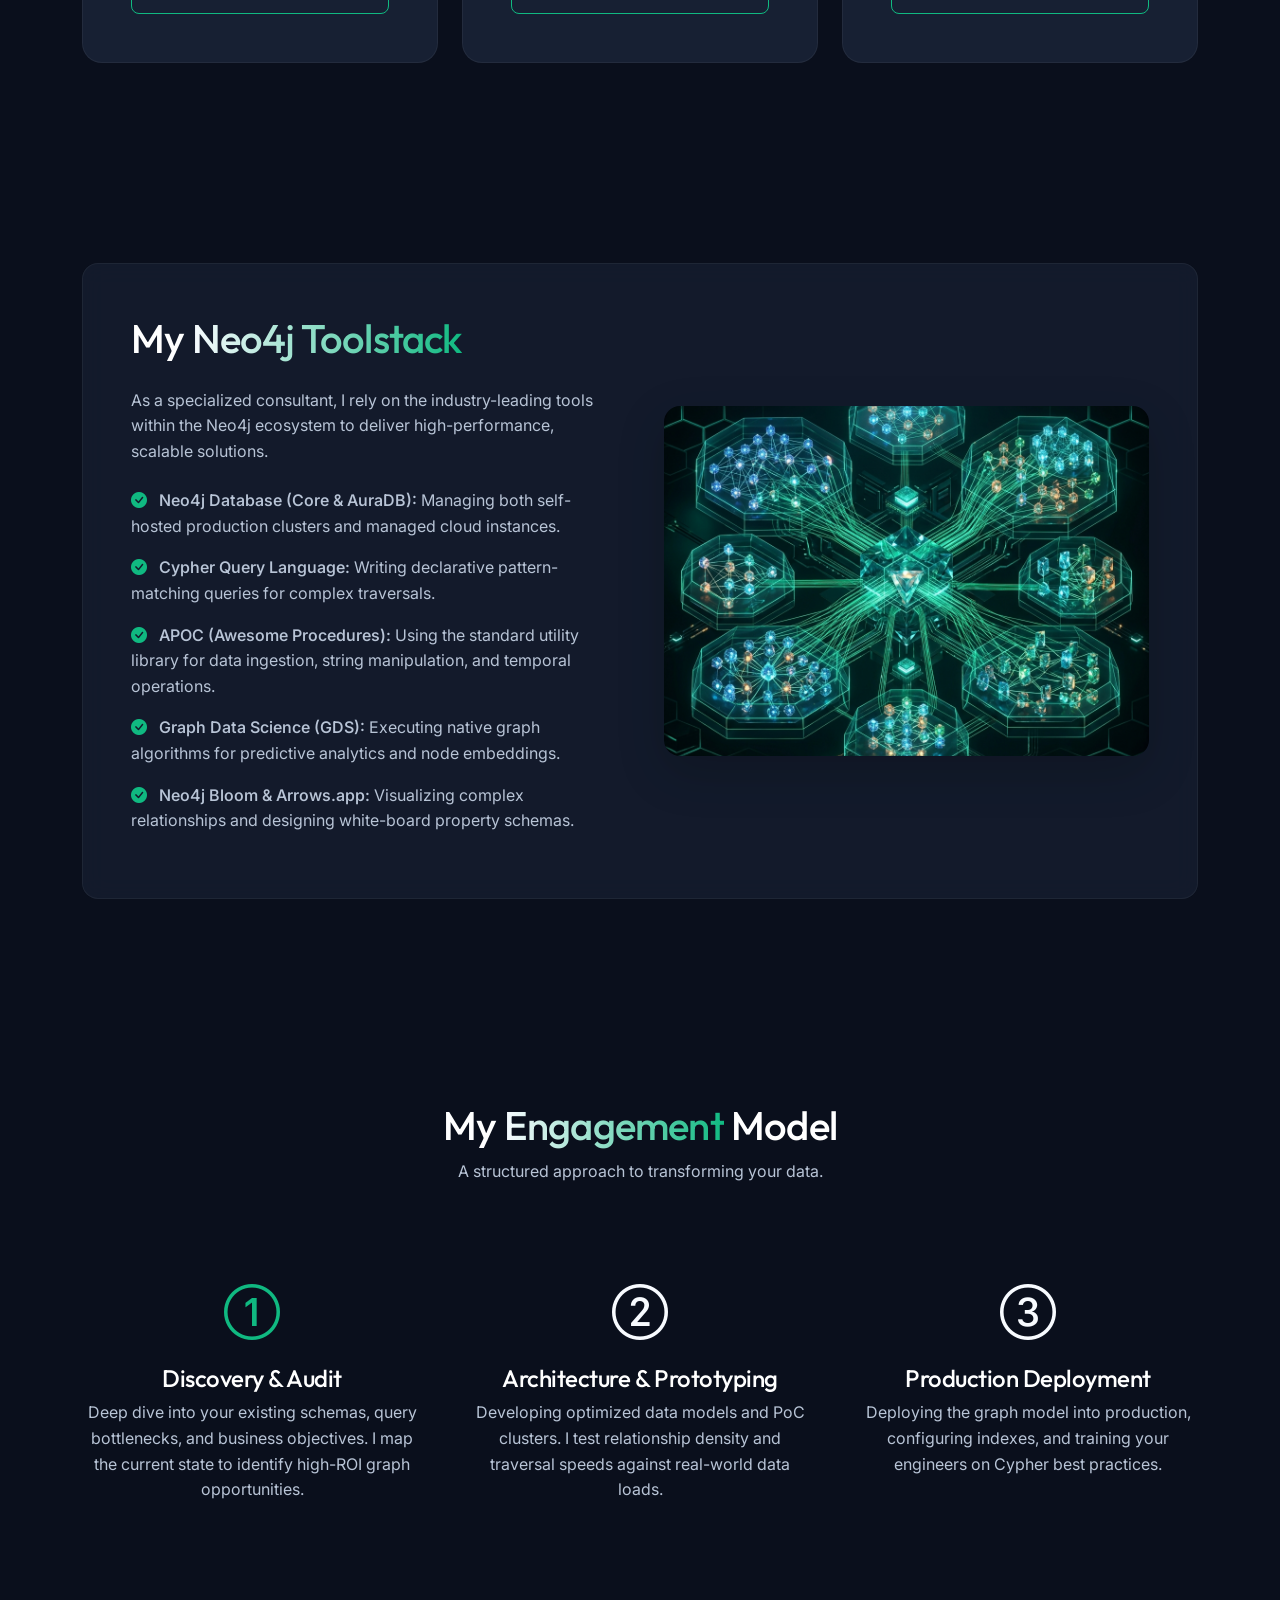
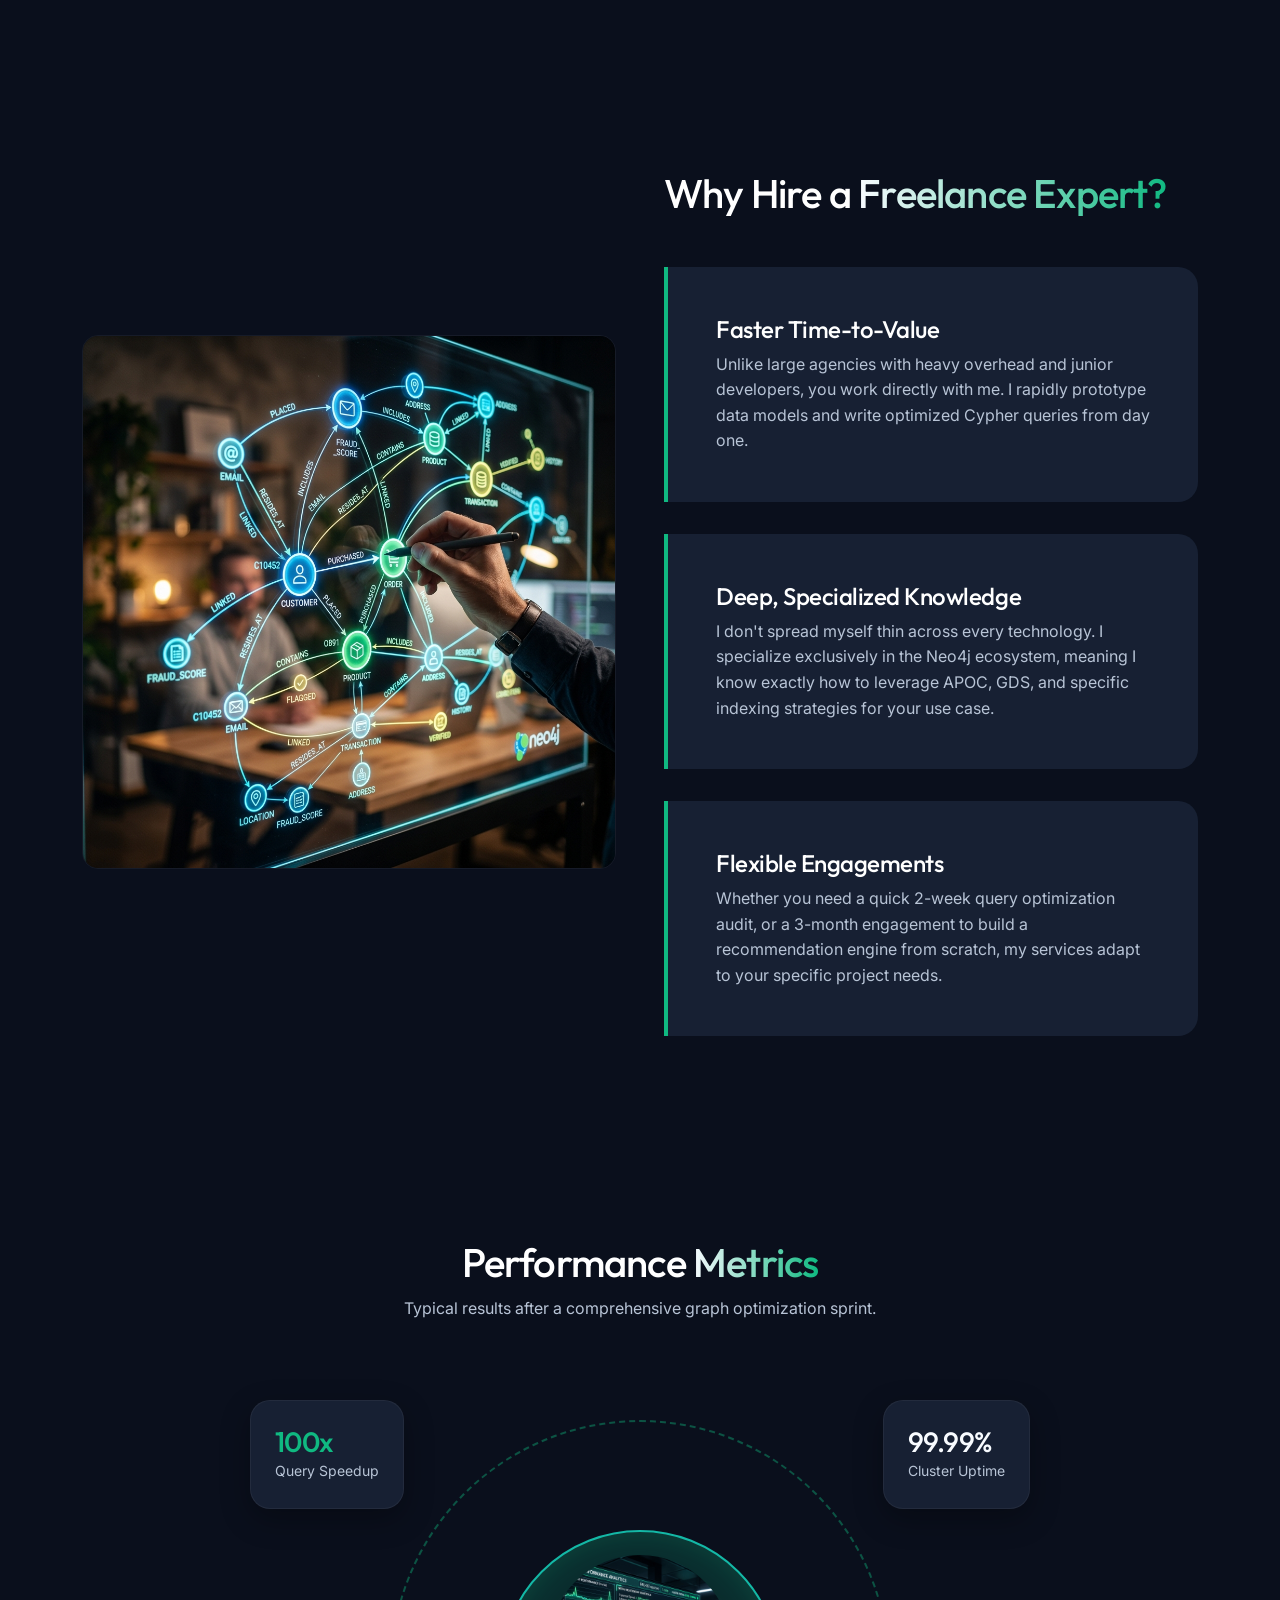
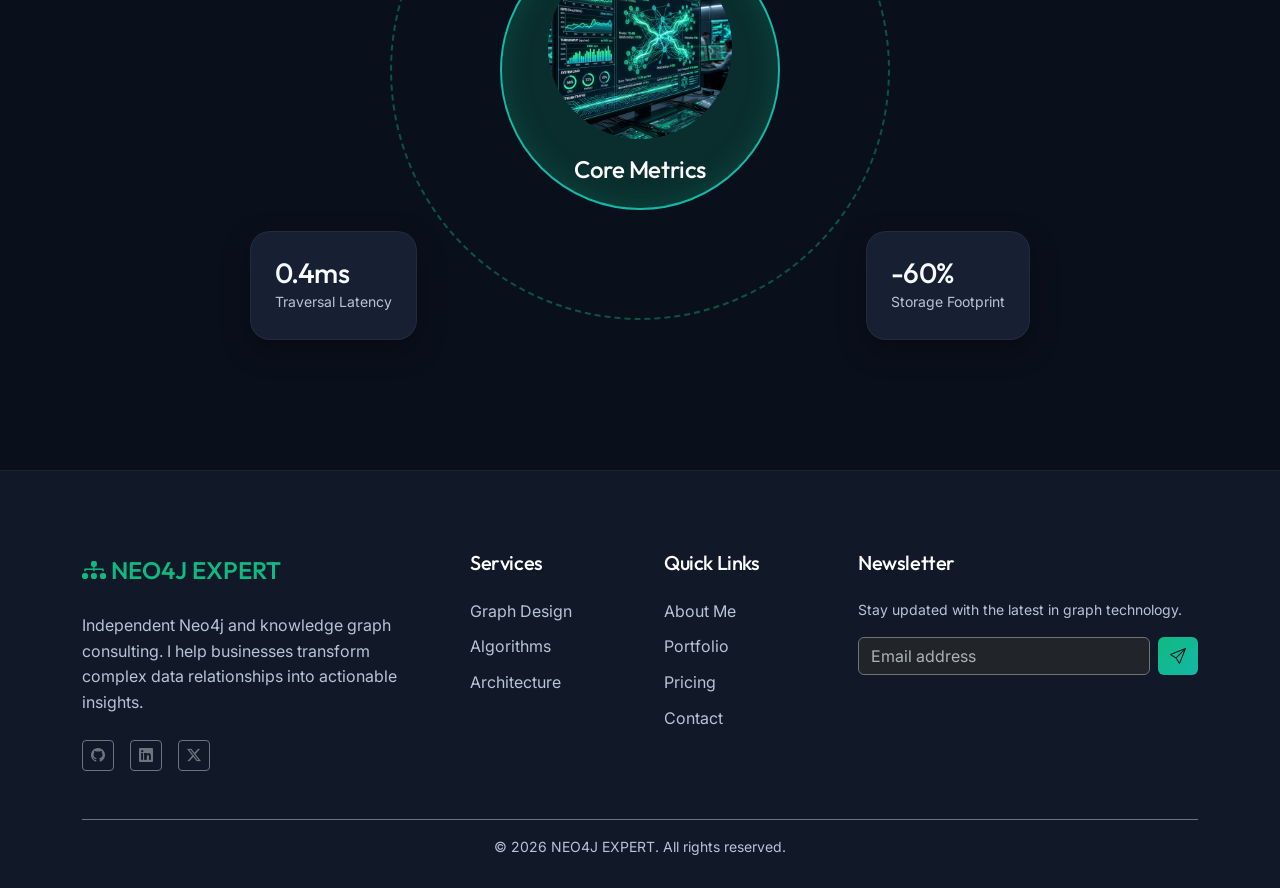
<file: services.html>
<!DOCTYPE html>
<html lang="en">
<head>
    <meta charset="UTF-8">
    <meta name="viewport" content="width=device-width, initial-scale=1.0">
    <title>Services | Freelance Neo4j Consultant</title>
    <link href="https://fonts.googleapis.com/css2?family=Inter:wght@400;500;600;700&family=Outfit:wght@400;500;600;700&display=swap" rel="stylesheet">
    <link rel="icon" type="image/svg+xml" href="assets/images/favicon.svg">

    <link href="https://cdn.jsdelivr.net/npm/bootstrap@5.3.0/dist/css/bootstrap.min.css" rel="stylesheet">
    <link href="https://cdn.jsdelivr.net/npm/bootstrap-icons@1.11.0/font/bootstrap-icons.css" rel="stylesheet">
    <link rel="stylesheet" href="assets/css/style.css">
    <style>
        .service-card {
            border: 1px solid rgba(255, 255, 255, 0.05);
            background: var(--card-bg);
            border-radius: 20px;
            padding: 2.5rem;
            transition: var(--transition);
            position: relative;
            overflow: hidden;
            height: 100%;
        }
        .service-card:hover {
            transform: translateY(-10px);
            border-color: var(--electric-emerald);
            box-shadow: 0 10px 40px rgba(16, 185, 129, 0.1);
        }
        .service-icon {
            width: 60px;
            height: 60px;
            background: rgba(16, 185, 129, 0.1);
            border-radius: 12px;
            display: flex;
            align-items: center;
            justify-content: center;
            margin-bottom: 1.5rem;
            color: var(--electric-emerald);
            font-size: 1.8rem;
        }
    </style>
</head>
<body>
    <nav class="navbar navbar-expand-xl navbar-custom">
        <div class="container">
            <a class="navbar-brand" href="index.html">
                <i class="bi bi-diagram-3-fill"></i>
                NEO4J EXPERT
            </a>
            <button class="navbar-toggler border-0 theme-aware-text" type="button" data-bs-toggle="collapse" data-bs-target="#navbarNav">
                <i class="bi bi-list fs-1"></i>
            </button>
            <div class="collapse navbar-collapse" id="navbarNav">
                <ul class="navbar-nav mx-auto">
                    <li class="nav-item"><a class="nav-link" href="index.html">Home</a></li>
                    <li class="nav-item"><a class="nav-link" href="home-2.html">Home 2</a></li>
                    <li class="nav-item"><a class="nav-link" href="about.html">About</a></li>
                    <li class="nav-item"><a class="nav-link active" href="services.html">Services</a></li>
                    <li class="nav-item"><a class="nav-link" href="graph-algorithms.html">Algorithms</a></li>
                    <li class="nav-item"><a class="nav-link" href="portfolio.html">Portfolio</a></li>
                    <li class="nav-item"><a class="nav-link" href="pricing.html">Pricing</a></li>
                    <li class="nav-item"><a class="nav-link" href="contact.html">Contact</a></li>
                </ul>
                <div class="d-flex align-items-center gap-3">
                    <button class="btn btn-link theme-aware-text p-0" id="theme-toggle"><i class="bi bi-sun-fill"></i></button>
                    <button class="btn btn-link theme-aware-text p-0" id="rtl-toggle"><i class="bi bi-arrow-left-right"></i></button>
                    <a href="login.html" class="btn-graph btn-primary-graph">Login</a>
                    <a href="dashboard.html" class="btn-graph btn-outline-graph">Dashboard</a>
                </div>
            </div>
        </div>
    </nav>

    <header class="section-padding mt-5 text-center">
        <div class="container">
            <h1 class="text-white display-4 mb-3">My Neo4j <span class="text-gradient">Services</span></h1>
            <p class="text-muted lead mx-auto" style="max-width: 700px;">Specialized, hands-on freelance professional services for graph database architecture, Cypher query optimization, knowledge graphs, and real-world Graph Data Science applications.</p>
        </div>
    </header>

    <hr class="border-secondary opacity-25 m-0">

    <section class="section-padding">
        <div class="container">
            <div class="row g-4">
                <!-- Card 1 -->
                <div class="col-lg-4 col-md-6">
                    <div class="service-card p-0 d-flex flex-column h-100">
                        <img src="assets/images/relationship_modeling_schema.png" alt="Database Design" class="img-fluid border-bottom border-secondary border-opacity-10" style="height: 220px; width: 100%; object-fit: cover;">
                        <div class="p-4 p-xl-5 d-flex flex-column flex-grow-1">
                            <h4>Database Design</h4>
                            <p class="text-muted mb-4">Whiteboard-to-production schema modeling focusing on relationship density and traversal efficiency.</p>
                            <a href="service-details.html" class="btn-graph btn-outline-graph mt-auto justify-content-center w-100">Learn More <i class="bi bi-arrow-right"></i></a>
                        </div>
                    </div>
                </div>
                <!-- Card 2 -->
                <div class="col-lg-4 col-md-6">
                    <div class="service-card p-0 d-flex flex-column h-100">
                        <img src="assets/images/governance.png" alt="Neo4j Consulting" class="img-fluid border-bottom border-secondary border-opacity-10" style="height: 220px; width: 100%; object-fit: cover;">
                        <div class="p-4 p-xl-5 d-flex flex-column flex-grow-1">
                            <h4>Cypher Optimization</h4>
                            <p class="text-muted mb-4">Deep analysis of PROFILE and EXPLAIN plans to refactor slow queries and eliminate database bottlenecks.</p>
                            <a href="service-details.html" class="btn-graph btn-outline-graph mt-auto justify-content-center w-100">Learn More <i class="bi bi-arrow-right"></i></a>
                        </div>
                    </div>
                </div>
                <!-- Card 3 -->
                <div class="col-lg-4 col-md-6">
                    <div class="service-card p-0 d-flex flex-column h-100">
                        <img src="assets/images/predictive.png" alt="Graph Algorithms" class="img-fluid border-bottom border-secondary border-opacity-10" style="height: 220px; width: 100%; object-fit: cover;">
                        <div class="p-4 p-xl-5 d-flex flex-column flex-grow-1">
                            <h4>Graph Algorithms</h4>
                            <p class="text-muted mb-4">Implementing PageRank, Community Detection, and Pathfinding using Neo4j GDS library.</p>
                            <a href="service-details.html" class="btn-graph btn-outline-graph mt-auto justify-content-center w-100">Learn More <i class="bi bi-arrow-right"></i></a>
                        </div>
                    </div>
                </div>
                <!-- Card 4 -->
                <div class="col-lg-4 col-md-6">
                    <div class="service-card p-0 d-flex flex-column h-100">
                        <img src="assets/images/collaborative.png" alt="Recommendation Engines" class="img-fluid border-bottom border-secondary border-opacity-10" style="height: 220px; width: 100%; object-fit: cover;">
                        <div class="p-4 p-xl-5 d-flex flex-column flex-grow-1">
                            <h4>Recommendation Engines</h4>
                            <p class="text-muted mb-4">Building real-time personalized recommendation systems based on user behavior and affinity maps.</p>
                            <a href="service-details.html" class="btn-graph btn-outline-graph mt-auto justify-content-center w-100">Learn More <i class="bi bi-arrow-right"></i></a>
                        </div>
                    </div>
                </div>
                <!-- Card 5 -->
                <div class="col-lg-4 col-md-6">
                    <div class="service-card p-0 d-flex flex-column h-100">
                        <img src="assets/images/knowledge_graph_visualization.png" alt="Knowledge Graphs" class="img-fluid border-bottom border-secondary border-opacity-10" style="height: 220px; width: 100%; object-fit: cover;">
                        <div class="p-4 p-xl-5 d-flex flex-column flex-grow-1">
                            <h4>Knowledge Graphs</h4>
                            <p class="text-muted mb-4">Architecting intelligent knowledge ecosystems that connect siloed business data points.</p>
                            <a href="service-details.html" class="btn-graph btn-outline-graph mt-auto justify-content-center w-100">Learn More <i class="bi bi-arrow-right"></i></a>
                        </div>
                    </div>
                </div>
                <!-- Card 6 -->
                <div class="col-lg-4 col-md-6">
                    <div class="service-card p-0 d-flex flex-column h-100">
                        <img src="assets/images/semantic-graph.png" alt="Graph RAG Integrations" class="img-fluid border-bottom border-secondary border-opacity-10" style="height: 220px; width: 100%; object-fit: cover;">
                        <div class="p-4 p-xl-5 d-flex flex-column flex-grow-1">
                            <h4>Graph RAG Integrations</h4>
                            <p class="text-muted mb-4">Supercharging Large Language Models (LLMs) with high-fidelity contextual data from Knowledge Graphs.</p>
                            <a href="service-details.html" class="btn-graph btn-outline-graph mt-auto justify-content-center w-100">Learn More <i class="bi bi-arrow-right"></i></a>
                        </div>
                    </div>
                </div>
            </div>
        </div>
    </section>

    <!-- Dedicated Tech Stack Section -->
    <section class="section-padding overflow-hidden">
        <div class="container">
            <div class="glass-card p-5">
                <div class="row align-items-center g-5">
                    <div class="col-lg-6">
                        <h2 class="text-white mb-4">My <span class="text-gradient">Neo4j Toolstack</span></h2>
                        <p class="text-muted mb-4">As a specialized consultant, I rely on the industry-leading tools within the Neo4j ecosystem to deliver high-performance, scalable solutions.</p>
                        <ul class="list-unstyled text-muted">
                            <li class="mb-3"><i class="bi bi-check-circle-fill text-emerald me-2"></i> <strong>Neo4j Database (Core & AuraDB):</strong> Managing both self-hosted production clusters and managed cloud instances.</li>
                            <li class="mb-3"><i class="bi bi-check-circle-fill text-emerald me-2"></i> <strong>Cypher Query Language:</strong> Writing declarative pattern-matching queries for complex traversals.</li>
                            <li class="mb-3"><i class="bi bi-check-circle-fill text-emerald me-2"></i> <strong>APOC (Awesome Procedures):</strong> Using the standard utility library for data ingestion, string manipulation, and temporal operations.</li>
                            <li class="mb-3"><i class="bi bi-check-circle-fill text-emerald me-2"></i> <strong>Graph Data Science (GDS):</strong> Executing native graph algorithms for predictive analytics and node embeddings.</li>
                            <li class="mb-3"><i class="bi bi-check-circle-fill text-emerald me-2"></i> <strong>Neo4j Bloom & Arrows.app:</strong> Visualizing complex relationships and designing white-board property schemas.</li>
                        </ul>
                    </div>
                    <div class="col-lg-6 text-center">
                        <img src="assets/images/service-detail-architecture.png" class="img-fluid rounded-4 shadow-lg pulse-glow" alt="Neo4j Ecosystem" style="object-fit: cover; width: 100%; height: 350px;">
                    </div>
                </div>
            </div>
        </div>
    </section>

    <!-- Unique Section 1: The Engagement Model (Process Timeline Layout) -->
    <section class="section-padding bg-secondary-bg overflow-hidden">
        <div class="container">
            <div class="text-center mb-5">
                <h2 class="text-white">My <span class="text-gradient">Engagement</span> Model</h2>
                <p class="text-muted">A structured approach to transforming your data.</p>
            </div>
            <div class="row g-5 mt-4 mb-5">
                <div class="col-lg-4 text-center reveal-on-scroll bounce-reveal">
                    <div class="display-4 text-emerald mb-3"><i class="bi bi-1-circle"></i></div>
                    <h4 class="text-white">Discovery & Audit</h4>
                    <p class="text-muted">Deep dive into your existing schemas, query bottlenecks, and business objectives. I map the current state to identify high-ROI graph opportunities.</p>
                </div>
                <div class="col-lg-4 text-center reveal-on-scroll bounce-reveal" style="transition-delay: 0.2s;">
                    <div class="display-4 text-blue mb-3"><i class="bi bi-2-circle"></i></div>
                    <h4 class="text-white">Architecture & Prototyping</h4>
                    <p class="text-muted">Developing optimized data models and PoC clusters. I test relationship density and traversal speeds against real-world data loads.</p>
                </div>
                <div class="col-lg-4 text-center reveal-on-scroll bounce-reveal" style="transition-delay: 0.4s;">
                    <div class="display-4 text-teal mb-3"><i class="bi bi-3-circle"></i></div>
                    <h4 class="text-white">Production Deployment</h4>
                    <p class="text-muted">Deploying the graph model into production, configuring indexes, and training your engineers on Cypher best practices.</p>
                </div>
            </div>
        </div>
    </section>

    <!-- Unique Section 2: Personal Freelance Delivery -->
    <section class="section-padding">
        <div class="container">
            <div class="row g-5 align-items-center">
                <div class="col-lg-6 reveal-on-scroll">
                    <img src="assets/images/graph_modeling_consultation.png" alt="Graph Modeling Consultation" class="img-fluid rounded-4 pulse-glow w-100" style="object-fit: cover; border: 1px solid var(--glass-border);">
                </div>
                <div class="col-lg-6">
                    <h2 class="text-white mb-5">Why Hire a <span class="text-gradient">Freelance Expert?</span></h2>
                    
                    <div class="sticky-card reveal-on-scroll">
                        <h4 class="text-white">Faster Time-to-Value</h4>
                        <p class="text-muted mb-0">Unlike large agencies with heavy overhead and junior developers, you work directly with me. I rapidly prototype data models and write optimized Cypher queries from day one.</p>
                    </div>
                    
                    <div class="sticky-card reveal-on-scroll">
                        <h4 class="text-white">Deep, Specialized Knowledge</h4>
                        <p class="text-muted mb-0">I don't spread myself thin across every technology. I specialize exclusively in the Neo4j ecosystem, meaning I know exactly how to leverage APOC, GDS, and specific indexing strategies for your use case.</p>
                    </div>
                    
                    <div class="sticky-card reveal-on-scroll mb-0">
                        <h4 class="text-white">Flexible Engagements</h4>
                        <p class="text-muted mb-0">Whether you need a quick 2-week query optimization audit, or a 3-month engagement to build a recommendation engine from scratch, my services adapt to your specific project needs.</p>
                    </div>
                </div>
            </div>
        </div>
    </section>

    <!-- Unique Section 3: ROI Dashboard (Radial Metrics Layout) -->
    <section class="section-padding bg-secondary-bg">
        <div class="container">
            <div class="text-center mb-5">
                <h2 class="text-white">Performance <span class="text-gradient">Metrics</span></h2>
                <p class="text-muted">Typical results after a comprehensive graph optimization sprint.</p>
            </div>
            <div class="radial-dashboard reveal-on-scroll draw-ring">
                <div class="radial-ring"></div>
                <div class="radial-center">
                    <img src="assets/images/performance.png" alt="Core Performance" class="img-fluid rounded-circle p-2" style="width: 200px; height: 200px; object-fit: cover;">
                    <h4 class="text-white mt-2">Core Metrics</h4>
                </div>
                
                <div class="radial-item top-left">
                    <h3 class="text-emerald mb-0">100x</h3>
                    <small class="text-muted">Query Speedup</small>
                </div>
                
                <div class="radial-item top-right">
                    <h3 class="text-blue mb-0">99.99%</h3>
                    <small class="text-muted">Cluster Uptime</small>
                </div>
                
                <div class="radial-item bottom-left">
                    <h3 class="text-teal mb-0">0.4ms</h3>
                    <small class="text-muted">Traversal Latency</small>
                </div>
                
                <div class="radial-item bottom-right">
                    <h3 class="text-orange mb-0">-60%</h3>
                    <small class="text-muted">Storage Footprint</small>
                </div>
            </div>
        </div>
    </section>
    <!-- Footer -->
    <footer class="footer-custom">
        <div class="container">
            <div class="row g-5">
                <div class="col-lg-4">
                    <a class="navbar-brand mb-4 d-block" href="#">
                        <i class="bi bi-diagram-3-fill"></i>
                        NEO4J EXPERT
                    </a>
                    <p class="text-muted">Independent Neo4j and knowledge graph consulting. I help businesses transform complex data relationships into actionable insights.</p>
                    <div class="d-flex gap-3 mt-4">
                        <a href="#" class="btn btn-outline-secondary btn-sm"><i class="bi bi-github"></i></a>
                        <a href="#" class="btn btn-outline-secondary btn-sm"><i class="bi bi-linkedin"></i></a>
                        <a href="#" class="btn btn-outline-secondary btn-sm"><i class="bi bi-twitter-x"></i></a>
                    </div>
                </div>
                <div class="col-lg-2">
                    <h5 class="text-white mb-4">Services</h5>
                    <a href="services.html" class="footer-link">Graph Design</a>
                    <a href="graph-algorithms.html" class="footer-link">Algorithms</a>
                    <a href="services.html" class="footer-link">Architecture</a>
                </div>
                <div class="col-lg-2">
                    <h5 class="text-white mb-4">Quick Links</h5>
                    <a href="about.html" class="footer-link">About Me</a>
                    <a href="portfolio.html" class="footer-link">Portfolio</a>
                    <a href="pricing.html" class="footer-link">Pricing</a>
                    <a href="contact.html" class="footer-link">Contact</a>
                </div>
                <div class="col-lg-4">
                    <h5 class="text-white mb-4">Newsletter</h5>
                    <p class="text-muted small">Stay updated with the latest in graph technology.</p>
                    <form class="d-flex gap-2">
                        <input type="email" class="form-control bg-dark border-secondary text-white" placeholder="Email address">
                        <button class="btn btn-primary-graph border-0"><i class="bi bi-send"></i></button>
                    </form>
                </div>
            </div>
            <div class="border-top border-secondary mt-5 pt-3 text-center">
                <p class="text-muted small mb-0">&copy; 2026 NEO4J EXPERT. All rights reserved.</p>
            </div>
        </div>
    </footer>
    <script src="https://cdn.jsdelivr.net/npm/bootstrap@5.3.0/dist/js/bootstrap.bundle.min.js"></script>
    <script src="assets/js/main.js"></script>
</body>
</html>
</file>
<file: assets/css/style.css>
/* 
==================================================
   NODALIS - DESIGN SYSTEM
   Freelance Graph Database Consultant (Neo4j)
==================================================
*/

:root {
    --primary-bg: #0a0f1c;
    --secondary-bg: #111827;
    --card-bg: #172033;
    --electric-emerald: #10b981;
    --graph-teal: #14b8a6;
    --signal-orange: #fb923c;
    --network-blue: #3b82f6;
    --vibrant-lime: #a3e635;
    --text-primary: #f8fbff;
    --text-muted: #b8c4d6;
    --success: #22c55e;
    --warning: #facc15;
    --danger: #ef4444;
    --node-glow: rgba(16, 185, 129, 0.18);
    --glass-bg: rgba(23, 32, 51, 0.7);
    --glass-border: rgba(255, 255, 255, 0.05);
    --transition: all 0.4s cubic-bezier(0.165, 0.84, 0.44, 1);
    --font-main: 'Inter', sans-serif;
    --font-heading: 'Outfit', sans-serif;
}

html, body {
    overflow-x: hidden;
    width: 100%;
    position: relative;
}

/* Light Mode Overrides */
body.light-mode {
    --primary-bg: #f8fbff;
    --secondary-bg: #f1f5f9;
    --card-bg: #ffffff;
    --text-primary: #0a0f1c;
    --text-muted: #475569;
    --glass-bg: rgba(255, 255, 255, 0.8);
    --glass-border: rgba(0, 0, 0, 0.1);
    --node-glow: rgba(16, 185, 129, 0.1);
}

body.light-mode .text-white,
body.light-mode .text-light,
body.light-mode h1, 
body.light-mode h2, 
body.light-mode h3, 
body.light-mode h4, 
body.light-mode h5, 
body.light-mode h6 {
    color: var(--text-primary) !important;
}

body.light-mode .bg-dark {
    background-color: var(--secondary-bg) !important;
}

body.light-mode .glass-card {
    background: var(--glass-bg);
    border-color: var(--glass-border);
}

body.light-mode .navbar-custom {
    background: var(--glass-bg);
}

body.light-mode .navbar-toggler,
body.light-mode .theme-aware-text {
    color: var(--text-primary) !important;
}

body.light-mode .nav-link {
    color: var(--text-muted) !important;
}

body.light-mode .nav-link.active,
body.light-mode .nav-link:hover {
    color: var(--electric-emerald) !important;
}

body.light-mode .orbit-item {
    background: var(--card-bg);
    border-color: var(--glass-border);
    box-shadow: 0 5px 20px rgba(0,0,0,0.05);
}

body.light-mode .btn-close-white {
    filter: none;
}


/* Base Styles */
body {
    background-color: var(--primary-bg);
    color: var(--text-primary);
    font-family: var(--font-main);
    overflow-x: hidden;
    margin: 0;
    padding: 0;
    line-height: 1.6;
}

h1, h2, h3, h4, h5, h6 {
    font-family: var(--font-heading);
    font-weight: 500;
    letter-spacing: -0.02em;
    color: var(--text-primary);
}

h2 {
    font-size: 2.5rem !important;
    line-height: 1.3;
}

p, .lead, .text-muted {
    font-weight: 400;
}

.fw-bold, b, strong {
    font-weight: 550 !important;
}

code {
    word-break: break-word;
    white-space: pre-wrap;
}

.table-responsive td,
.table-responsive th,
.table-responsive code {
    white-space: nowrap;
    word-break: normal;
}

a {
    text-decoration: none;
    transition: var(--transition);
    color: inherit;
}

/* Glassmorphism Components */
.glass-card {
    background: var(--glass-bg);
    backdrop-filter: blur(12px);
    border: 1px solid var(--glass-border);
    border-radius: 16px;
    padding: 2rem;
    transition: var(--transition);
}

.glass-card:hover {
    border-color: var(--electric-emerald);
    box-shadow: 0 0 30px var(--node-glow);
    transform: translateY(-5px);
}

/* Buttons */
.btn-graph {
    padding: 12px 28px;
    border-radius: 8px;
    font-weight: 550;
    transition: var(--transition);
    display: inline-flex;
    align-items: center;
    gap: 10px;
    border: none;
}

.btn-primary-graph {
    background: linear-gradient(135deg, var(--electric-emerald), var(--graph-teal));
    color: var(--primary-bg);
}

.btn-primary-graph:hover {
    box-shadow: 0 0 20px var(--electric-emerald);
    transform: scale(1.05);
}

.btn-outline-graph {
    background: transparent;
    border: 1px solid var(--electric-emerald);
    color: var(--electric-emerald);
}

.btn-outline-graph:hover {
    background: var(--electric-emerald);
    color: var(--primary-bg);
}

/* Navbar */
.navbar-custom {
    background: var(--glass-bg);
    backdrop-filter: blur(10px);
    border-bottom: 1px solid var(--glass-border);
    padding: 1rem 0;
    position: fixed;
    width: 100%;
    top: 0;
    z-index: 1000;
    transition: var(--transition);
}

.navbar-custom.navbar-scrolled {
    padding: 0.5rem 0;
    background: var(--primary-bg);
    box-shadow: 0 5px 20px rgba(0,0,0,0.1);
}



.navbar-brand {
    font-family: var(--font-heading);
    font-size: 1.5rem;
    font-weight: 550;
    color: var(--electric-emerald) !important;
    display: flex;
    align-items: center;
    gap: 10px;
}

.nav-link {
    color: var(--text-muted) !important;
    font-weight: 500;
    padding: 0.5rem 1rem !important;
    white-space: nowrap;
    transition: var(--transition);
}

.nav-link:hover, .nav-link.active {
    color: var(--electric-emerald) !important;
}

/* Hero Section */
.hero-section {
    min-height: 100vh;
    display: flex;
    align-items: center;
    position: relative;
    padding-top: 80px;
    background: radial-gradient(circle at 50% 50%, rgba(16, 185, 129, 0.05) 0%, transparent 70%);
}

#hero-canvas {
    position: absolute;
    top: 0;
    left: 0;
    width: 100%;
    height: 100%;
    z-index: -1;
}

.hero-content h1 {
    font-size: clamp(2.5rem, 8vw, 4.5rem);
    line-height: 1.1;
    margin-bottom: 1.5rem;
}

.text-gradient {
    background: linear-gradient(to right, var(--text-primary), var(--electric-emerald));
    -webkit-background-clip: text;
    background-clip: text;
    -webkit-text-fill-color: transparent;
}


/* Sections */
.section-padding {
    padding: 100px 0;
}

.section-title {
    margin-bottom: 50px;
}

.section-title h2 {
    margin-bottom: 1rem;
}

/* Graph Visualization Cards */
.graph-node-card {
    position: relative;
    overflow: hidden;
}

.graph-node-card::before {
    content: '';
    position: absolute;
    top: -50%;
    left: -50%;
    width: 200%;
    height: 200%;
    background: radial-gradient(circle at center, var(--node-glow) 0%, transparent 70%);
    opacity: 0;
    transition: var(--transition);
}

.graph-node-card:hover::before {
    opacity: 1;
}

/* Footer */
.footer-custom {
    background: var(--secondary-bg);
    border-top: 1px solid var(--glass-border);
    padding: 80px 0 30px;
}

.footer-link {
    color: var(--text-muted);
    display: block;
    margin-bottom: 10px;
}

.footer-link:hover {
    color: var(--electric-emerald);
    padding-left: 5px;
}

/* Dashboard Sidebar */
.dashboard-container {
    display: flex;
    min-height: 100vh;
}

.sidebar {
    width: 280px;
    background: var(--secondary-bg);
    border-right: 1px solid var(--glass-border);
    padding: 2rem 1rem;
    position: fixed;
    height: 100vh;
    display: flex;
    flex-direction: column;
    overflow-y: hidden;
    transition: var(--transition);
}

.main-content {
    flex: 1;
    margin-left: 280px;
    padding: 0; /* Remove padding to allow top bar to span full width */
    background: var(--primary-bg);
    transition: var(--transition);
    overflow-x: hidden;
    max-width: 100vw;
}

.dashboard-top-bar {
    position: sticky;
    top: 0;
    z-index: 1000;
    background: var(--secondary-bg);
    border-bottom: 1px solid var(--glass-border);
    padding: 1rem 2rem;
    display: flex;
    justify-content: space-between;
    align-items: center;
}

.dashboard-section-wrapper {
    padding: 2rem;
}

.vertical-divider {
    width: 1px;
    height: 24px;
    background: var(--glass-border);
    margin: 0 15px;
}

.sidebar-link {
    display: flex;
    align-items: center;
    gap: 12px;
    padding: 12px 16px;
    border-radius: 10px;
    color: var(--text-muted);
    margin-bottom: 8px;
    cursor: pointer;
}

.sidebar-link.active, .sidebar-link:hover {
    background: var(--card-bg);
    color: var(--electric-emerald);
}

.sidebar-link.text-danger:hover {
    background: rgba(239, 68, 68, 0.1) !important;
    color: var(--danger) !important;
}

.theme-aware-text {
    color: var(--text-primary) !important;
}

.text-muted {
    color: var(--text-muted) !important;
}

.smaller {
    font-size: 0.75rem;
}


/* Animations */
@keyframes pulse-emerald {
    0% { box-shadow: 0 0 0 0 rgba(16, 185, 129, 0.4); }
    70% { box-shadow: 0 0 0 10px rgba(16, 185, 129, 0); }
    100% { box-shadow: 0 0 0 0 rgba(16, 185, 129, 0); }
}

.node-pulse {
    animation: pulse-emerald 2s infinite;
}

/* Responsive Fixes */
@media (max-width: 991px) {
    .sidebar {
        transform: translateX(-100%);
        z-index: 1100;
    }
    .sidebar.active {
        transform: translateX(0);
    }
    .main-content {
        margin-left: 0;
    }
    .dashboard-top-bar {
        position: fixed;
        top: 0;
        left: 0;
        width: 100%;
        z-index: 1050;
    }
    .dashboard-section-wrapper {
        margin-top: 70px;
    }
}

@media (max-width: 576px) {
    .hero-content h1 {
        font-size: 2rem;
    }
    .btn-graph {
        width: 100%;
        justify-content: center;
    }
}

/* RTL Support Base */
[dir="rtl"] {
    text-align: right;
}

[dir="rtl"] .sidebar {
    left: auto;
    right: 0;
    border-right: none;
    border-left: 1px solid var(--glass-border);
}

[dir="rtl"] .main-content {
    margin-left: 0;
    margin-right: 280px;
}

@media (max-width: 991px) {
    [dir="rtl"] .sidebar {
        transform: translateX(100%);
    }
    [dir="rtl"] .sidebar.active {
        transform: translateX(0);
    }
    [dir="rtl"] .main-content {
        margin-right: 0;
    }
}

/* New Unique Sections Styles */
.reveal-on-scroll {
    opacity: 0;
    transform: translateY(30px);
    transition: all 0.8s ease-out;
}

.reveal-on-scroll.visible {
    opacity: 1;
    transform: translateY(0);
}

/* Floating Image Animation */
.floating-glass {
    position: relative;
    z-index: 1;
    animation: float-slow 6s ease-in-out infinite;
}

@keyframes float-slow {
    0%, 100% { transform: translateY(0) rotate(0deg); }
    50% { transform: translateY(-20px) rotate(1deg); }
}

/* Scanning Glow Effect */
.scanning-card {
    position: relative;
    overflow: hidden;
}

.scanning-card::after {
    content: '';
    position: absolute;
    top: -100%;
    left: 0;
    width: 100%;
    height: 10px;
    background: linear-gradient(90deg, transparent, var(--electric-emerald), transparent);
    box-shadow: 0 0 15px var(--electric-emerald);
    animation: scan 4s linear infinite;
    opacity: 0.5;
}

@keyframes scan {
    0% { top: -10%; }
    100% { top: 110%; }
}

.overlap-grid {
    display: grid;
    grid-template-columns: repeat(12, 1fr);
    align-items: center;
}

.overlap-image {
    grid-column: 1 / span 8;
    grid-row: 1;
    border-radius: 24px;
    box-shadow: 0 20px 40px rgba(0,0,0,0.4);
}

.overlap-card {
    grid-column: 7 / span 6;
    grid-row: 1;
    z-index: 2;
    background: rgba(23, 32, 51, 0.95);
}

@media (max-width: 991px) {
    .overlap-grid {
        display: block;
    }
    .overlap-card {
        margin-top: -50px;
        margin-left: 20px;
        margin-right: 20px;
        display: flex !important;
        flex-direction: column !important;
        align-items: center !important;
        text-align: center;
    }
    .overlap-card .btn-graph {
        display: inline-flex;
        margin-top: 2rem !important;
        width: fit-content;
    }
    .overlap-card .list-unstyled {
        display: block;
        text-align: left;
        width: fit-content;
        margin-left: auto;
        margin-right: auto;
    }
}

.feature-list-icon {
    width: 40px;
    height: 40px;
    background: var(--node-glow);
    border-radius: 10px;
    display: flex;
    align-items: center;
    justify-content: center;
    color: var(--electric-emerald);
    margin-right: 15px;
}

/* Staggered Animation Utilities */
.stagger-1 { transition-delay: 0.1s; }
.stagger-2 { transition-delay: 0.2s; }
.stagger-3 { transition-delay: 0.3s; }

/* Success Story Specific */
.success-story-card {
    position: relative;
    border-left: 4px solid transparent;
}

.success-story-card:hover {
    border-left-color: var(--electric-emerald);
    background: linear-gradient(90deg, rgba(16, 185, 129, 0.05) 0%, transparent 100%);
}

/* Custom Node Bullets */
.node-bullet {
    width: 10px;
    height: 10px;
    border-radius: 50%;
    display: inline-block;
    box-shadow: 0 0 10px currentColor;
}

.bg-emerald { background-color: var(--electric-emerald); color: var(--electric-emerald); }
.bg-teal { background-color: var(--graph-teal); color: var(--graph-teal); }
.bg-blue { background-color: var(--network-blue); color: var(--network-blue); }

.text-emerald {
    color: var(--electric-emerald) !important;
    font-weight: 550;
    transition: var(--transition);
}

.text-emerald:hover {
    color: var(--graph-teal) !important;
    text-decoration: underline !important;
}

/* Timeline Styles */
.timeline-container {
    position: relative;
    padding: 40px 0;
}

.timeline-line {
    position: absolute;
    left: 50%;
    top: 0;
    width: 2px;
    height: 100%;
    background: linear-gradient(to bottom, transparent, var(--electric-emerald), transparent);
    transform: translateX(-50%);
    opacity: 0.3;
}

.timeline-item {
    margin-bottom: 60px;
    position: relative;
    width: 50%;
}

.timeline-item:nth-child(even) {
    margin-left: 50%;
    padding-left: 40px;
}

.timeline-item:nth-child(odd) {
    text-align: right;
    padding-right: 40px;
}

.timeline-dot {
    position: absolute;
    top: 20px;
    width: 16px;
    height: 16px;
    background: var(--electric-emerald);
    border-radius: 50%;
    box-shadow: 0 0 15px var(--electric-emerald);
    z-index: 2;
}

.timeline-item:nth-child(even) .timeline-dot { left: -8px; }
.timeline-item:nth-child(odd) .timeline-dot { right: -8px; }

@media (max-width: 768px) {
    .timeline-line {
        left: 20px;
        transform: none;
    }
    .timeline-item {
        width: 100% !important;
        margin-left: 0 !important;
        padding-left: 50px !important;
        padding-right: 0 !important;
        text-align: left !important;
    }
    .timeline-item:nth-child(even) {
        margin-left: 0 !important;
        padding-left: 50px !important;
    }
    .timeline-item .timeline-dot {
        left: 12px !important;
        right: auto !important;
    }
}

/* Orbital Search Styles */
.orbital-wrapper {
    position: relative;
    height: 600px;
    display: flex;
    align-items: center;
    justify-content: center;
}

.orbital-center {
    width: 450px;
    height: 450px;
    background: var(--node-glow);
    border: 2px solid var(--electric-emerald);
    border-radius: 50%;
    display: flex;
    align-items: center;
    justify-content: center;
    z-index: 5;
    box-shadow: 0 0 50px rgba(16, 185, 129, 0.2);
}

.orbit-item {
    position: absolute;
    padding: 12px 20px;
    background: var(--glass-bg);
    color: var(--text-primary);
    border: 1px solid var(--glass-border);
    border-radius: 50px;
    white-space: nowrap;
    animation: float-orbit 10s ease-in-out infinite;
    z-index: 10;
    box-shadow: 0 5px 15px rgba(0,0,0,0.3);
}

@keyframes float-orbit {
    0%, 100% { transform: translate(0, 0); }
    50% { transform: translate(10px, -10px); }
}

.orbit-1 { top: 5%; left: 0%; animation-delay: 0s; }
.orbit-2 { top: 5%; right: -3%; animation-delay: 2s; }
.orbit-3 { bottom: 5%; left: 0%; animation-delay: 4s; }
.orbit-4 { bottom: 5%; right: 5%; animation-delay: 6s; }



@media (max-width: 991px) {
    .orbital-wrapper {
        height: 450px;
        margin-top: 3rem;
    }
    .orbital-center {
        width: 280px;
        height: 280px;
    }
    .orbit-item {
        font-size: 0.75rem;
        padding: 6px 12px;
    }
    
    /* Center list containers while keeping items straight (left-aligned) */
    .section-padding .list-unstyled,
    .footer-custom .list-unstyled {
        display: inline-block !important;
        text-align: left !important;
        margin: 0 auto !important;
    }
    
    .section-padding .list-unstyled li,
    .section-padding .list-unstyled li.d-flex {
        justify-content: flex-start !important;
        display: block; /* Ensure standard li also behaves */
        margin-bottom: 0.75rem;
    }
}

/* 2. Sticky Scroll Layout */
.sticky-container {
    display: flex;
    align-items: flex-start;
    gap: 4rem;
}
.sticky-visual {
    position: sticky;
    top: 120px;
    width: 50%;
}
.sticky-content {
    width: 50%;
}
.sticky-card {
    padding: 3rem;
    background: var(--card-bg);
    border-left: 4px solid var(--electric-emerald);
    border-radius: 0 20px 20px 0;
    margin-bottom: 2rem;
    transition: var(--transition);
}
.sticky-card:hover {
    transform: translateX(10px);
    background: rgba(16, 185, 129, 0.05);
}
@media (max-width: 991px) {
    .sticky-container { flex-direction: column; }
    .sticky-visual, .sticky-content { width: 100%; position: relative; top: 0; }
}

/* 3. Radial Dashboard Layout */
.radial-dashboard {
    position: relative;
    width: 100%;
    max-width: 600px;
    margin: 0 auto;
    aspect-ratio: 1;
    display: flex;
    align-items: center;
    justify-content: center;
}
.radial-center {
    width: 280px;
    height: 280px;
    border-radius: 50%;
    background: var(--node-glow);
    display: flex;
    flex-direction: column;
    align-items: center;
    justify-content: center;
    z-index: 2;
    border: 2px solid var(--graph-teal);
    position: relative;
    box-shadow: inset 0 0 30px rgba(16, 185, 129, 0.2);
}
.radial-ring {
    position: absolute;
    top: 50px; left: 50px; right: 50px; bottom: 50px;
    border-radius: 50%;
    border: 2px dashed rgba(16, 185, 129, 0.4);
    animation: spinRing 20s linear infinite;
    z-index: 1;
}
.radial-item {
    position: absolute;
    background: var(--card-bg);
    border: 1px solid var(--glass-border);
    padding: 1.5rem;
    border-radius: 20px;
    z-index: 3;
    white-space: nowrap;
    box-shadow: 0 10px 30px rgba(0,0,0,0.3);
}
.radial-item.top-left { top: 5%; left: -15%; }
.radial-item.top-right { top: 5%; right: -15%; }
.radial-item.bottom-left { bottom: 5%; left: -15%; }
.radial-item.bottom-right { bottom: 5%; right: -15%; }
@media (max-width: 768px) {
    .radial-item { position: relative; top: 0 !important; left: 0 !important; right: 0 !important; bottom: 0 !important; margin-bottom: 1rem; width: 100%; text-align: center; }
    .radial-ring { display: none; }
    .radial-dashboard { aspect-ratio: auto; flex-direction: column; }
    .radial-center { margin-bottom: 2rem; }
}

/* Unique Animations */
.bounce-reveal {
    opacity: 0;
    transform: translateY(60px);
    transition: all 0.8s cubic-bezier(0.175, 0.885, 0.32, 1.275);
}
.bounce-reveal.visible {
    opacity: 1;
    transform: translateY(0);
}
.pulse-glow {
    animation: pulseGlow 3s infinite alternate;
}
@keyframes pulseGlow {
    from { filter: drop-shadow(0 0 10px rgba(16, 185, 129, 0.2)); }
    to { filter: drop-shadow(0 0 30px rgba(16, 185, 129, 0.6)); }
}
@keyframes spinRing {
    to { transform: rotate(360deg); }
}
.draw-ring {
    opacity: 0;
    transform: scale(0.8);
    transition: all 1s ease-out;
}
.draw-ring.visible {
    opacity: 1;
    transform: scale(1);
}

/* Scanning Animation */
.scan-container {
    position: relative;
    overflow: hidden;
    border-radius: 20px;
}
.scan-line {
    position: absolute;
    top: 0;
    left: 0;
    width: 100%;
    height: 4px;
    background: linear-gradient(to bottom, transparent, var(--electric-emerald), transparent);
    box-shadow: 0 0 20px var(--electric-emerald);
    animation: scanMove 4s linear infinite;
    z-index: 2;
}
@keyframes scanMove {
    0% { top: -10%; }
    100% { top: 110%; }
}

/* Radial Pulse Expansion */
.pulse-expand-wrapper {
    position: relative;
    display: inline-block;
}
.pulse-ring {
    position: absolute;
    top: 0;
    left: 0;
    width: 100%;
    height: 100%;
    border: 2px solid var(--electric-emerald);
    border-radius: 50%;
    animation: pulseExpand 2.5s ease-out infinite;
    pointer-events: none;
}
@media (max-width: 576px) {
    .pulse-expand-wrapper img {
        width: 100% !important;
        height: auto !important;
    }
    .radial-dashboard {
        transform: scale(0.8);
        margin: 0 auto;
    }
}
@keyframes pulseExpand {
    0% { transform: scale(1); opacity: 0.8; }
    100% { transform: scale(1.6); opacity: 0; }
}

/* Custom Background Utilities for Badges */
.bg-emerald {
    background-color: var(--electric-emerald) !important;
    color: #ffffff !important;
}
.bg-teal {
    background-color: var(--graph-teal) !important;
    color: #ffffff !important;
}
.bg-blue {
    background-color: var(--network-blue) !important;
    color: #ffffff !important;
}
.bg-orange {
    background-color: var(--signal-orange) !important;
    color: #ffffff !important;
}

/* Back to Top Button */
.back-to-top {
    position: fixed;
    bottom: 30px;
    right: 30px;
    width: 50px;
    height: 50px;
    border-radius: 12px;
    background: var(--electric-emerald);
    color: #0a0f1c; /* Contrast color for the icon */
    border: none;
    display: flex;
    align-items: center;
    justify-content: center;
    font-size: 1.5rem;
    cursor: pointer;
    z-index: 1000;
    opacity: 0;
    visibility: hidden;
    transform: translateY(20px);
    transition: all 0.4s cubic-bezier(0.165, 0.84, 0.44, 1);
    box-shadow: 0 10px 25px rgba(16, 185, 129, 0.3);
}
.back-to-top.visible {
    opacity: 1;
    visibility: visible;
    transform: translateY(0);
}
.back-to-top:hover {
    background: var(--graph-teal);
    transform: translateY(-5px);
    box-shadow: 0 15px 35px rgba(20, 184, 166, 0.4);
    color: #fff;
}

/* Responsive Centering for Mobile & Tablet */
@media (max-width: 991px) {
    .hero-section, 
    .split-hero,
    .section-padding, 
    .hero-content, 
    .section-title,
    .contact-info-card,
    .pricing-card,
    .footer-custom {
        text-align: center !important;
    }
    
    .hero-content .d-flex, 
    .hero-section .d-flex, 
    .split-hero .d-flex,
    .section-padding .d-flex,
    .footer-custom .d-flex,
    .footer-custom .row,
    .social-link-group {
        justify-content: center !important;
    }

    .footer-custom form {
        max-width: 400px;
        margin: 0 auto;
    }

    .hero-content p, 
    .section-title p,
    .footer-custom p {
        margin-left: auto !important;
        margin-right: auto !important;
    }

    .contact-info-card {
        flex-direction: column;
        gap: 1rem;
    }

    .contact-icon-wrapper {
        margin: 0 auto;
    }

    .hero-section .mt-5.d-flex {
        flex-wrap: wrap;
        gap: 2rem !important;
    }

    .semantic-feature-item {
        flex-direction: column !important;
        align-items: center !important;
        text-align: center !important;
    }

    .feature-list-icon {
        margin-right: 0 !important;
        margin-bottom: 1rem !important;
    }
}

/* RTL Timeline Overrides */
[dir="rtl"] .timeline-item:nth-child(even) {
    margin-left: 0;
    margin-right: 50%;
    padding-left: 0;
    padding-right: 40px;
}
[dir="rtl"] .timeline-item:nth-child(even) .timeline-dot {
    left: auto;
    right: -8px;
}
[dir="rtl"] .timeline-item:nth-child(odd) {
    text-align: left;
    padding-right: 0;
    padding-left: 40px;
}
[dir="rtl"] .timeline-item:nth-child(odd) .timeline-dot {
    right: auto;
    left: -8px;
}

@media (max-width: 768px) {
    [dir="rtl"] .timeline-line {
        left: auto;
        right: 20px;
    }
    [dir="rtl"] .timeline-item,
    [dir="rtl"] .timeline-item:nth-child(even),
    [dir="rtl"] .timeline-item:nth-child(odd) {
        margin-right: 0 !important;
        padding-right: 50px !important;
        padding-left: 0 !important;
        text-align: right !important;
    }
    [dir="rtl"] .timeline-item .timeline-dot,
    [dir="rtl"] .timeline-item:nth-child(even) .timeline-dot,
    [dir="rtl"] .timeline-item:nth-child(odd) .timeline-dot {
        left: auto !important;
        right: 12px !important;
    }
}
</file>
<file: assets/css/rtl.css>
/* RTL Support for Graph Intelligence */
[dir="rtl"] {
    direction: rtl;
    text-align: right;
}

[dir="rtl"] .ms-auto {
    margin-right: auto !important;
    margin-left: 0 !important;
}

[dir="rtl"] .me-auto {
    margin-left: auto !important;
    margin-right: 0 !important;
}

[dir="rtl"] .sidebar {
    left: auto;
    right: 0;
    border-right: none;
    border-left: 1px solid var(--glass-border);
}

[dir="rtl"] .main-content {
    margin-left: 0;
    margin-right: 280px;
}

@media (max-width: 991px) {
    [dir="rtl"] .main-content {
        margin-right: 0;
    }
    [dir="rtl"] .sidebar {
        transform: translateX(100%);
    }
    [dir="rtl"] .sidebar.active {
        transform: translateX(0);
    }
}

[dir="rtl"] .footer-link:hover {
    padding-left: 0;
    padding-right: 5px;
}

[dir="rtl"] .feature-list-icon {
    margin-right: 0;
    margin-left: 15px;
}

[dir="rtl"] .me-2 {
    margin-left: 0.5rem !important;
    margin-right: 0 !important;
}

/* Fix Input Group Border Radius and Overlap in RTL */
[dir="rtl"] .input-group > :not(:first-child):not(.dropdown-menu):not(.valid-tooltip):not(.valid-feedback):not(.invalid-tooltip):not(.invalid-feedback) {
    margin-left: 0 !important;
    margin-right: -1px !important;
    border-top-right-radius: 0 !important;
    border-bottom-right-radius: 0 !important;
    border-top-left-radius: var(--bs-border-radius, 0.375rem) !important;
    border-bottom-left-radius: var(--bs-border-radius, 0.375rem) !important;
}

[dir="rtl"] .input-group > :not(:last-child):not(.dropdown-toggle):not(.dropdown-menu):not(.valid-tooltip):not(.valid-feedback):not(.invalid-tooltip):not(.invalid-feedback) {
    border-top-left-radius: 0 !important;
    border-bottom-left-radius: 0 !important;
    border-top-right-radius: var(--bs-border-radius, 0.375rem) !important;
    border-bottom-right-radius: var(--bs-border-radius, 0.375rem) !important;
}
</file>
